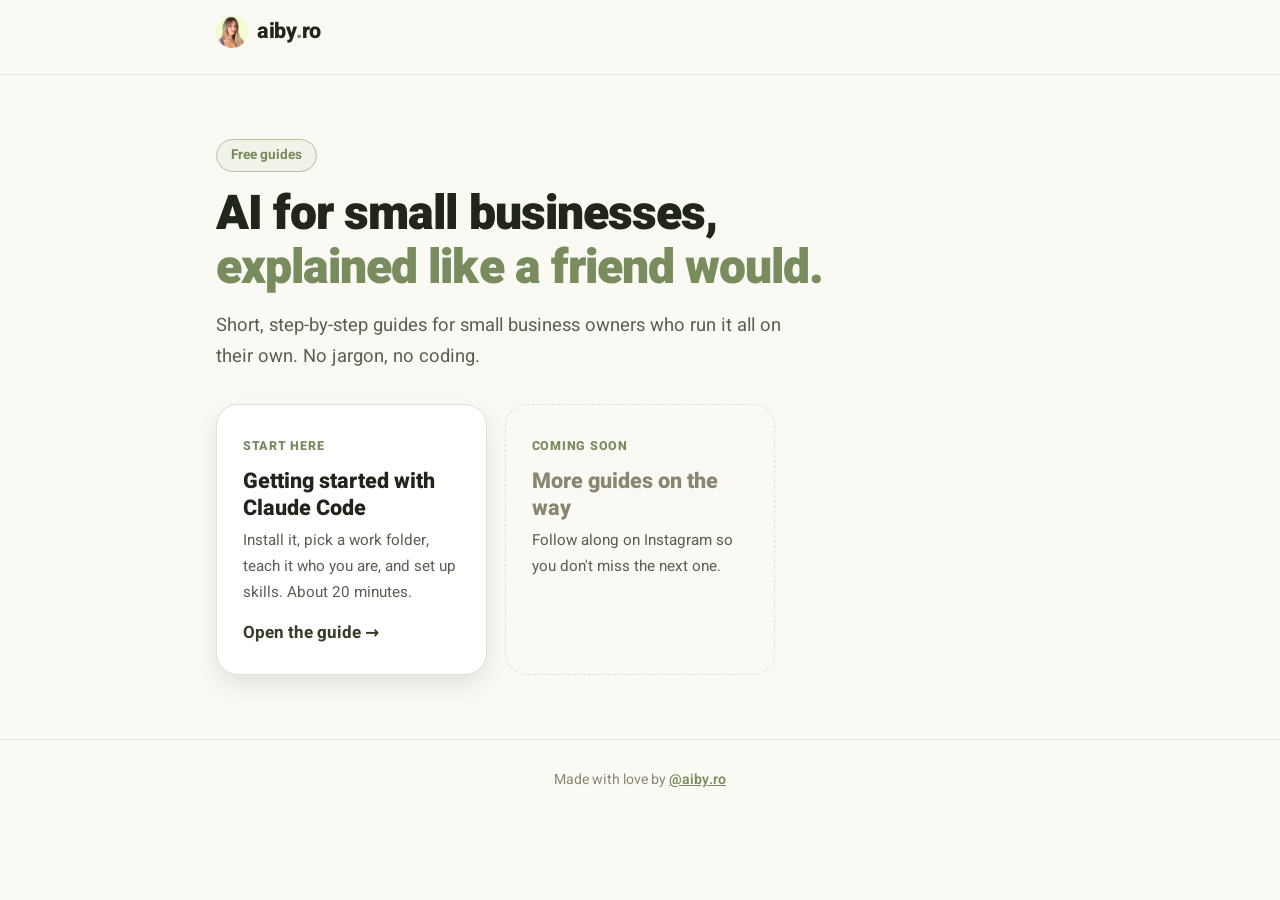
<file: index.html>
<!DOCTYPE html>
<html lang="en">
<head>
<meta charset="UTF-8">
<meta name="viewport" content="width=device-width, initial-scale=1.0">
<title>AI Guides | aiby.ro</title>
<meta name="description" content="Free, friendly AI guides for small business owners. No coding required.">
<meta property="og:title" content="AI Guides | aiby.ro">
<meta property="og:description" content="Free, friendly AI guides for small business owners.">
<meta property="og:image" content="https://rogre1.github.io/aiby.ro/claude-code-start/og.png">
<link rel="icon" href="assets/favicon.svg" type="image/svg+xml">
<link rel="preconnect" href="https://fonts.googleapis.com">
<link rel="preconnect" href="https://fonts.gstatic.com" crossorigin>
<link href="https://fonts.googleapis.com/css2?family=Heebo:wght@400;500;600;700;800;900&display=swap" rel="stylesheet">
<style>
*,*::before,*::after{margin:0;padding:0;box-sizing:border-box}
:root{--cream:#FBF9F4;--mint:#F0F3E8;--forest:#333E27;--forest-deep:#20261A;--olive:#788C5D;--olive-bright:#8BA36B;--leaf:#B7C29F;--ink:#1B1D16;--ink-2:#5B5F52;--ink-3:#8A8672;--line:#E3E0D5;--shadow-sm:0 10px 22px rgba(35,38,30,.10)}
body{font-family:'Heebo',system-ui,sans-serif;background:var(--cream);color:var(--ink);line-height:1.7;font-size:17px}
.wrap{max-width:880px;margin:0 auto;padding:0 16px}
header{border-bottom:1px solid var(--line)}
header .wrap{padding-top:16px;padding-bottom:16px}
.wordmark{display:inline-flex;align-items:center;gap:9px;text-decoration:none;color:var(--forest-deep);font-weight:800;font-size:1.35rem;letter-spacing:-.02em;line-height:1}
.wordmark .mk{width:32px;height:32px;border-radius:50%;background:var(--forest);color:var(--cream);display:grid;place-items:center;font-size:.95rem;position:relative}
.wordmark .mk::after{content:"";position:absolute;right:3px;bottom:4px;width:7px;height:7px;border-radius:50%;background:var(--olive-bright)}
.wordmark .av{width:32px;height:32px;border-radius:50%;object-fit:cover;display:block}
.wordmark .dot{color:var(--olive)}
.hero{padding:64px 0 32px}
.eyebrow{display:inline-block;background:var(--mint);color:var(--olive);border:1px solid var(--leaf);font-weight:700;font-size:.85rem;padding:4px 14px;border-radius:99px;margin-bottom:16px}
h1{font-size:clamp(2rem,5.4vw,3rem);line-height:1.12;font-weight:900;color:var(--forest-deep);letter-spacing:-.02em}
h1 em{font-style:normal;color:var(--olive)}
.lead{font-size:1.15rem;color:var(--ink-2);margin-top:14px;max-width:600px}
.grid{display:grid;grid-template-columns:repeat(auto-fill,minmax(260px,1fr));gap:18px;padding-bottom:64px}
.card{display:block;background:#fff;border:1px solid var(--line);border-radius:22px;padding:26px;text-decoration:none;color:inherit;box-shadow:var(--shadow-sm);transition:transform .15s}
.card:hover{transform:translateY(-3px)}
.card .tag{font-size:.78rem;font-weight:800;color:var(--olive);text-transform:uppercase;letter-spacing:.06em}
.card h2{font-size:1.35rem;line-height:1.25;color:var(--forest-deep);margin:8px 0 6px;font-weight:800}
.card p{color:var(--ink-2);font-size:.95rem}
.card .go{display:inline-block;margin-top:14px;font-weight:700;color:var(--forest)}
.card.soon{background:transparent;box-shadow:none;border-style:dashed;color:var(--ink-3)}
.card.soon h2{color:var(--ink-3)}
footer{border-top:1px solid var(--line);padding:28px 16px;text-align:center;color:var(--ink-3);font-size:.88rem}
footer a{color:var(--olive);font-weight:600}
</style>
</head>
<body>
<header><div class="wrap"><a class="wordmark" href="./"><img class="av" src="assets/avatar.jpg" alt="" width="32" height="32"><span>aiby<span class="dot">.</span>ro</span></a></div></header>
<main class="wrap">
  <section class="hero">
    <span class="eyebrow">Free guides</span>
    <h1>AI for small businesses,<br><em>explained like a friend would.</em></h1>
    <p class="lead">Short, step-by-step guides for small business owners who run it all on their own. No jargon, no coding.</p>
  </section>
  <div class="grid">
    <a class="card" href="claude-code-start/">
      <span class="tag">Start here</span>
      <h2>Getting started with Claude Code</h2>
      <p>Install it, pick a work folder, teach it who you are, and set up skills. About 20 minutes.</p>
      <span class="go">Open the guide →</span>
    </a>
    <div class="card soon">
      <span class="tag">Coming soon</span>
      <h2>More guides on the way</h2>
      <p>Follow along on Instagram so you don't miss the next one.</p>
    </div>
  </div>
</main>
<footer>Made with love by <a href="https://www.instagram.com/aiby.ro/" target="_blank" rel="noopener">@aiby.ro</a></footer>
</body>
</html>
</file>
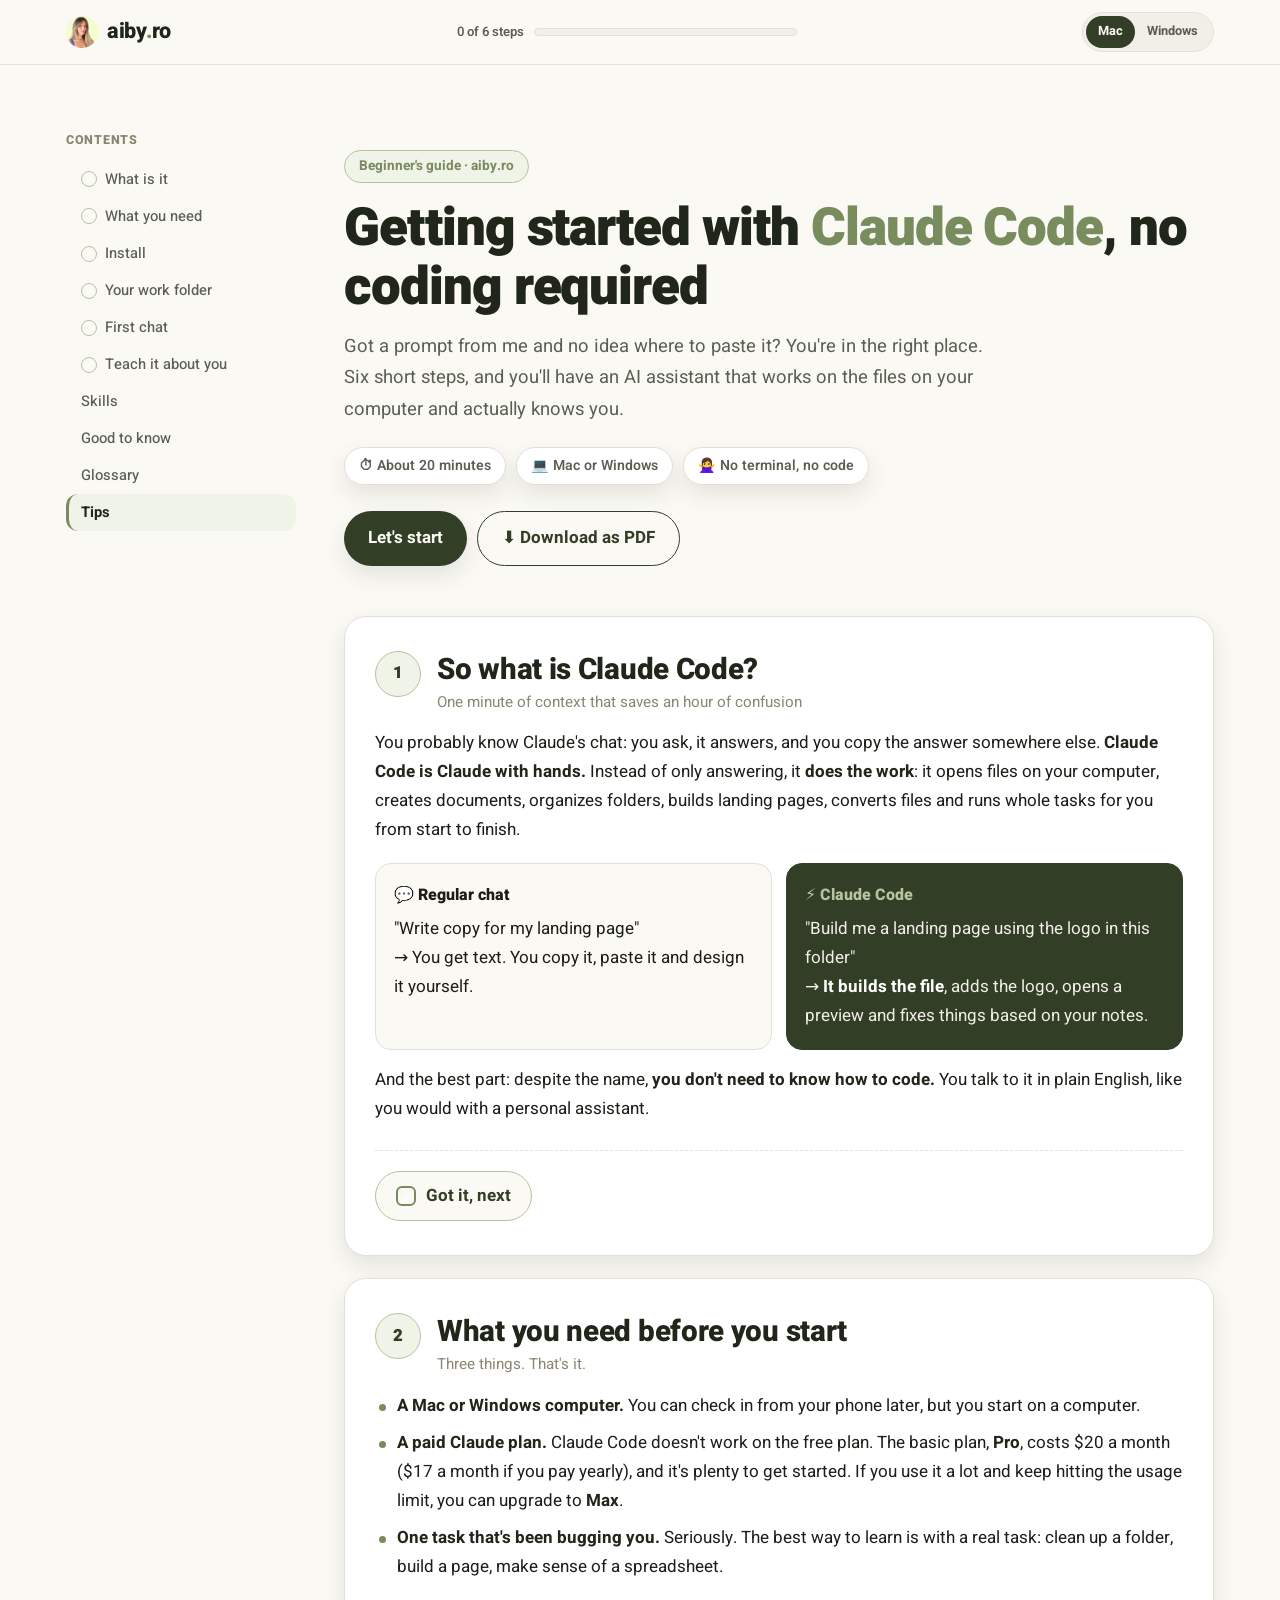
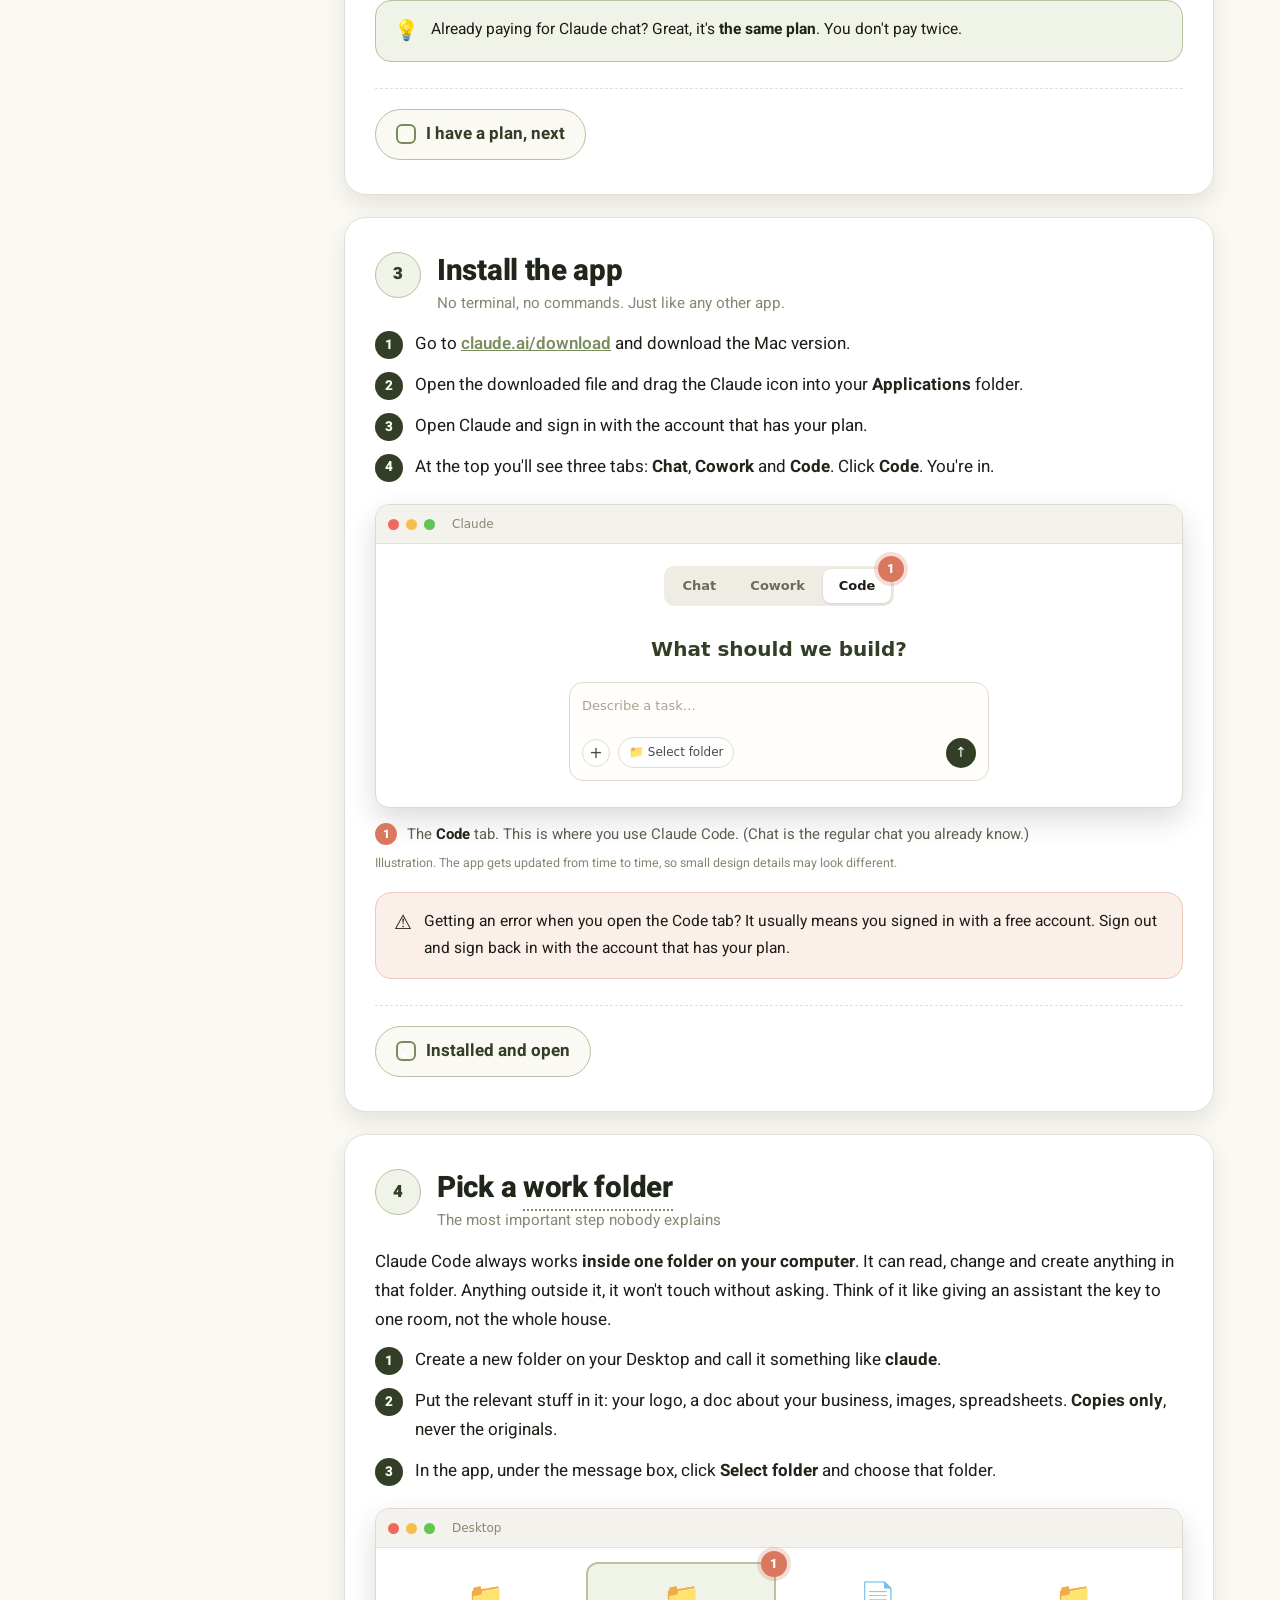
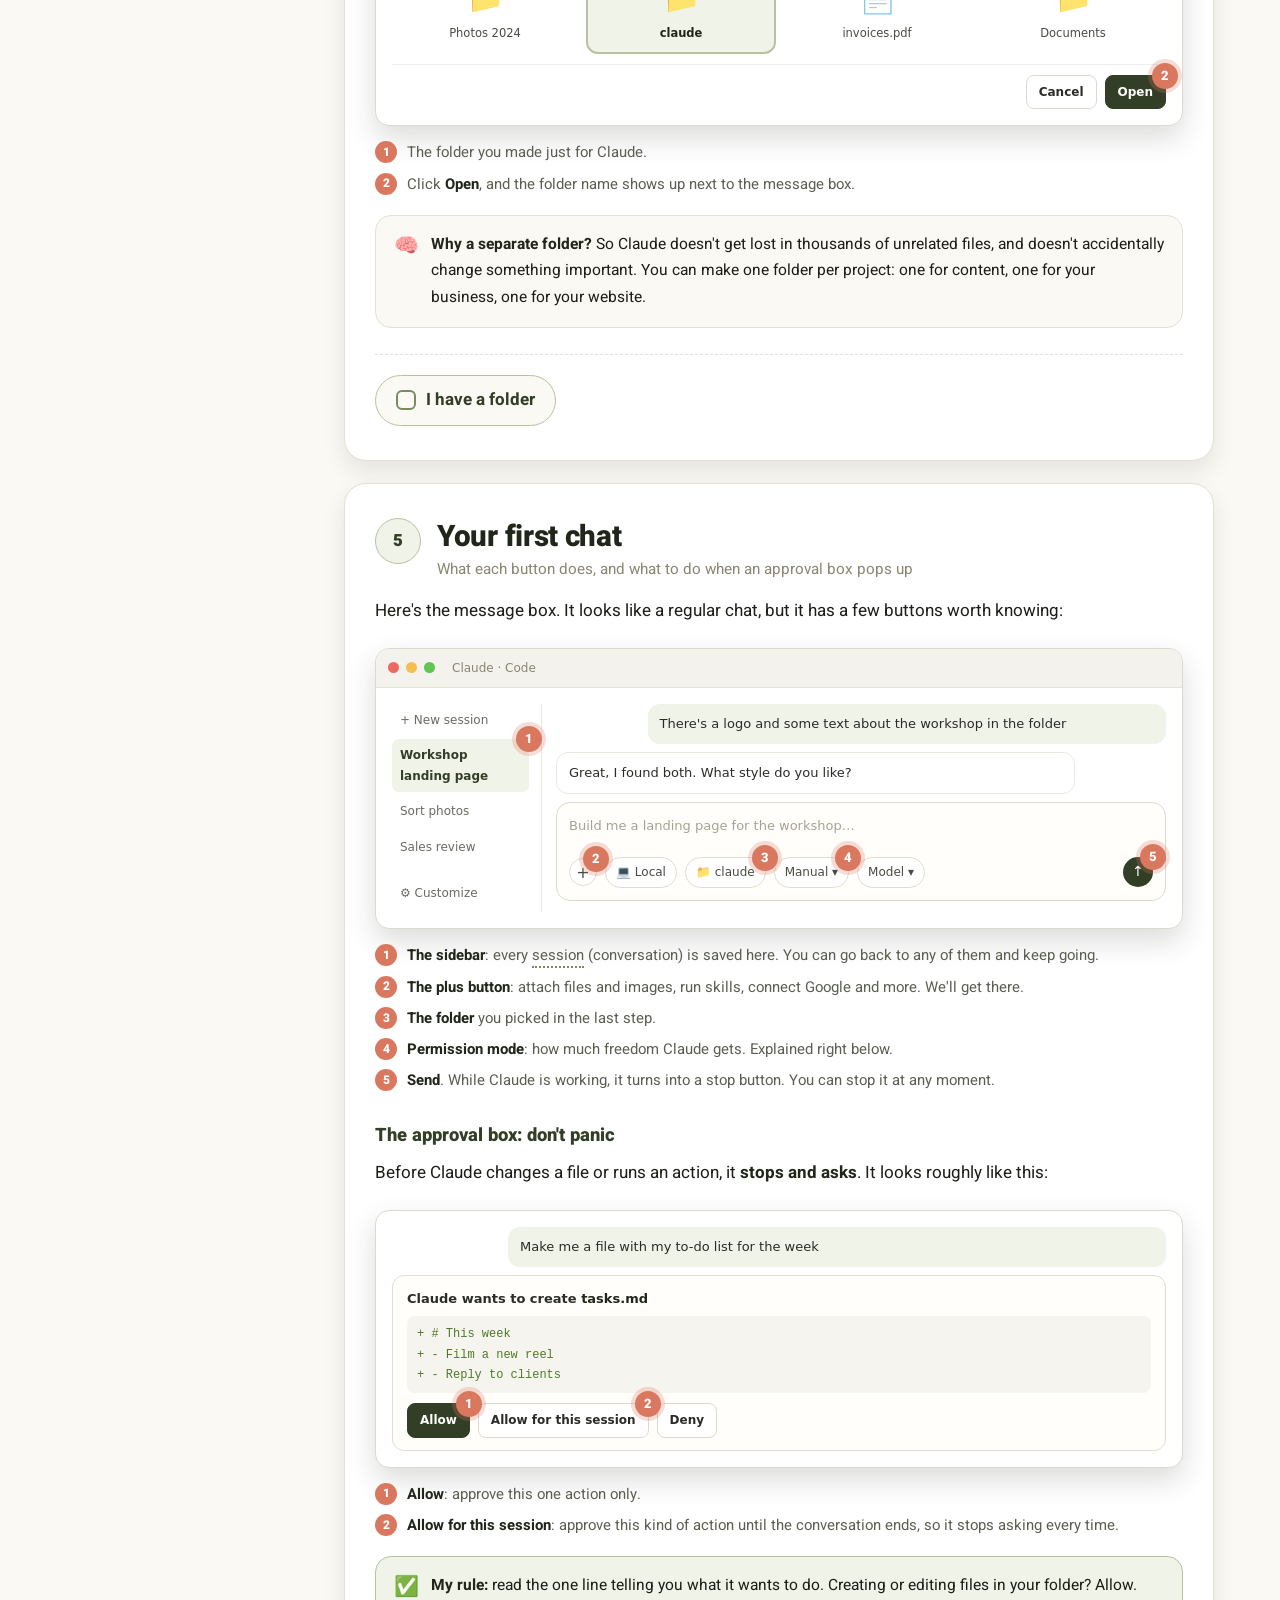
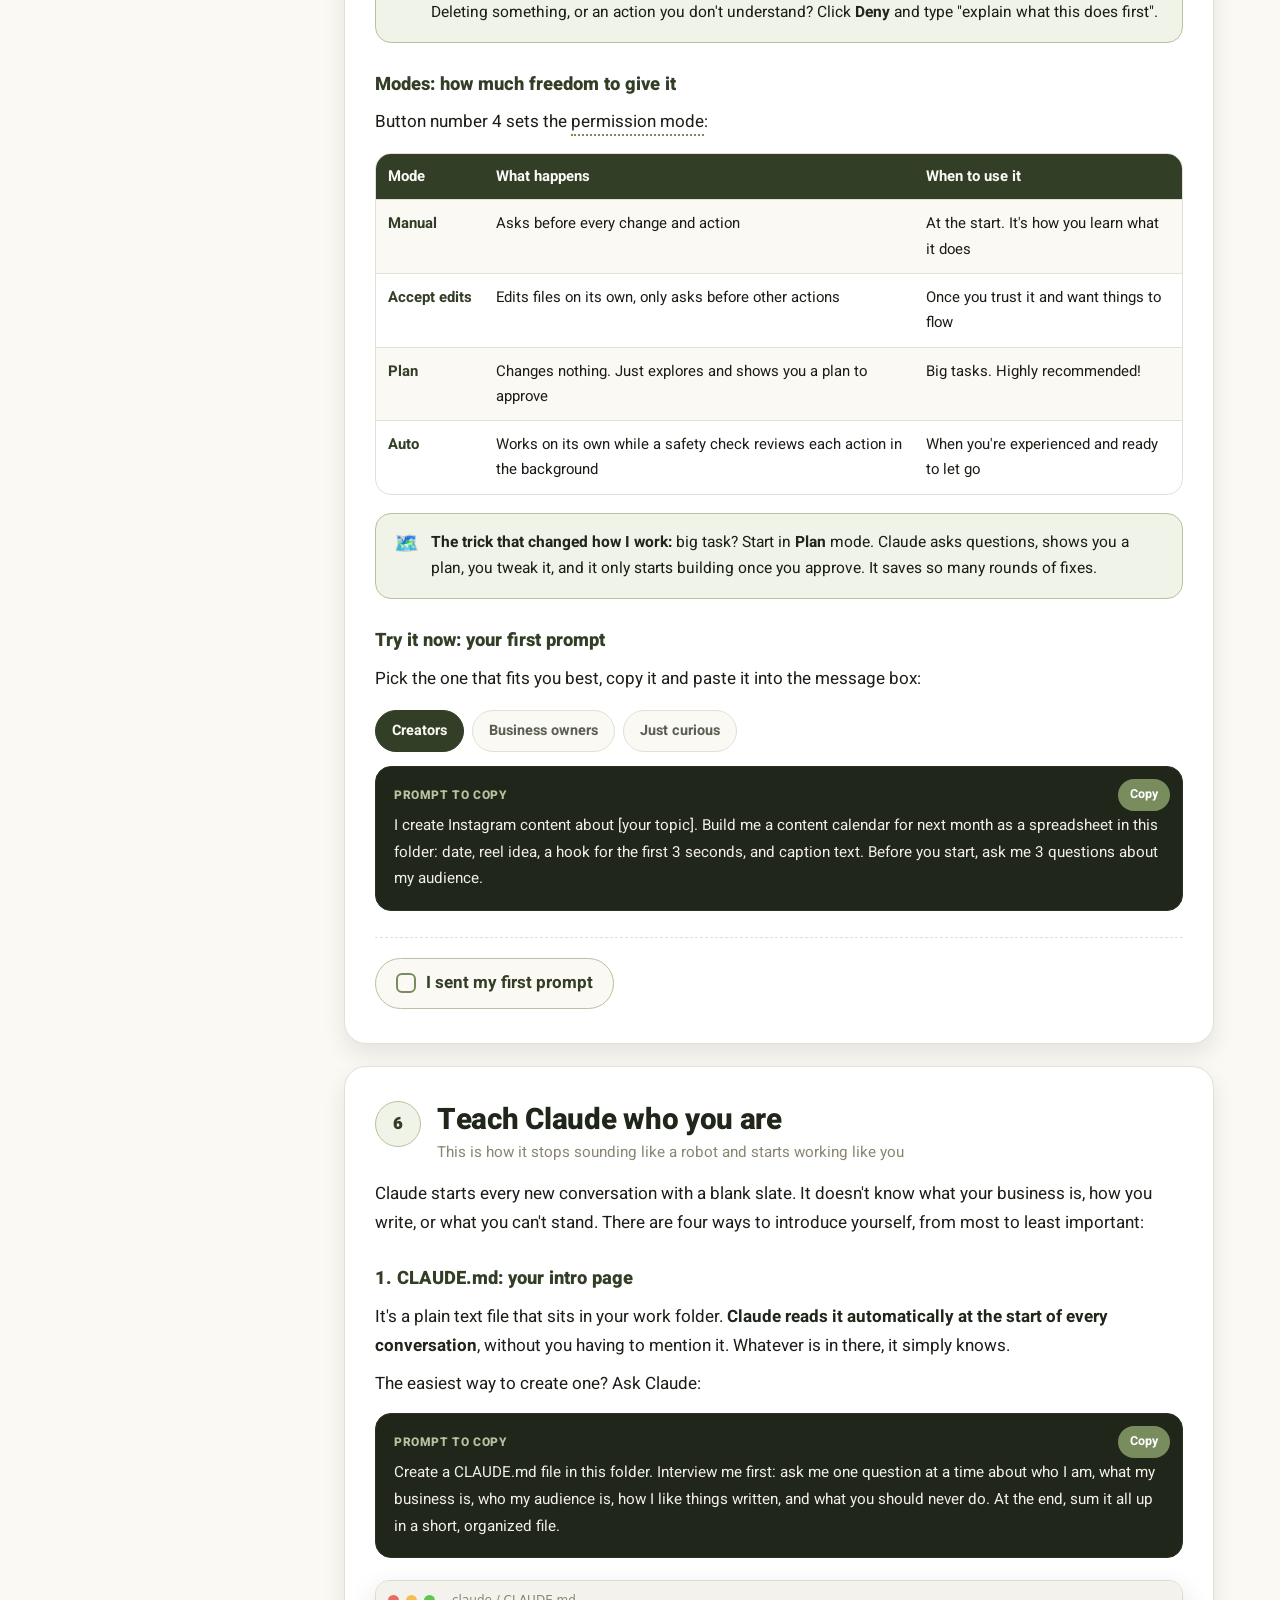
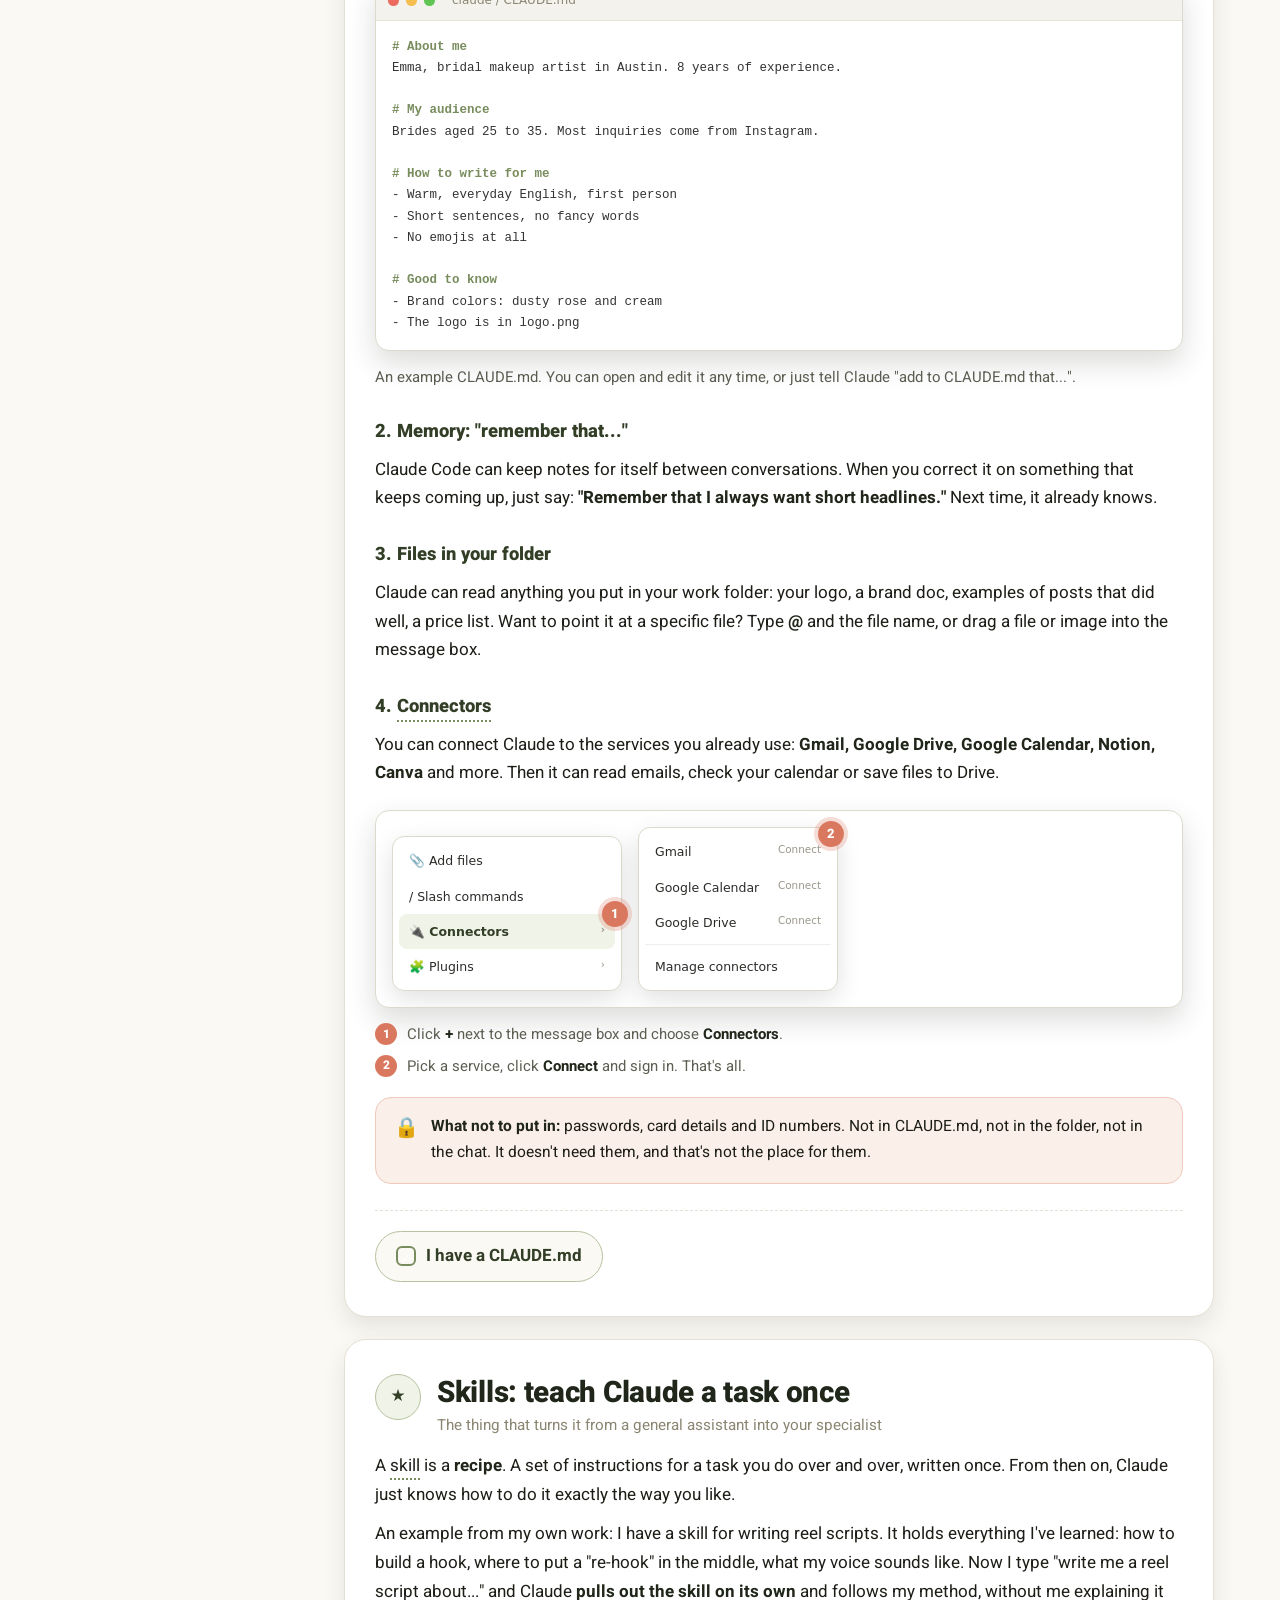
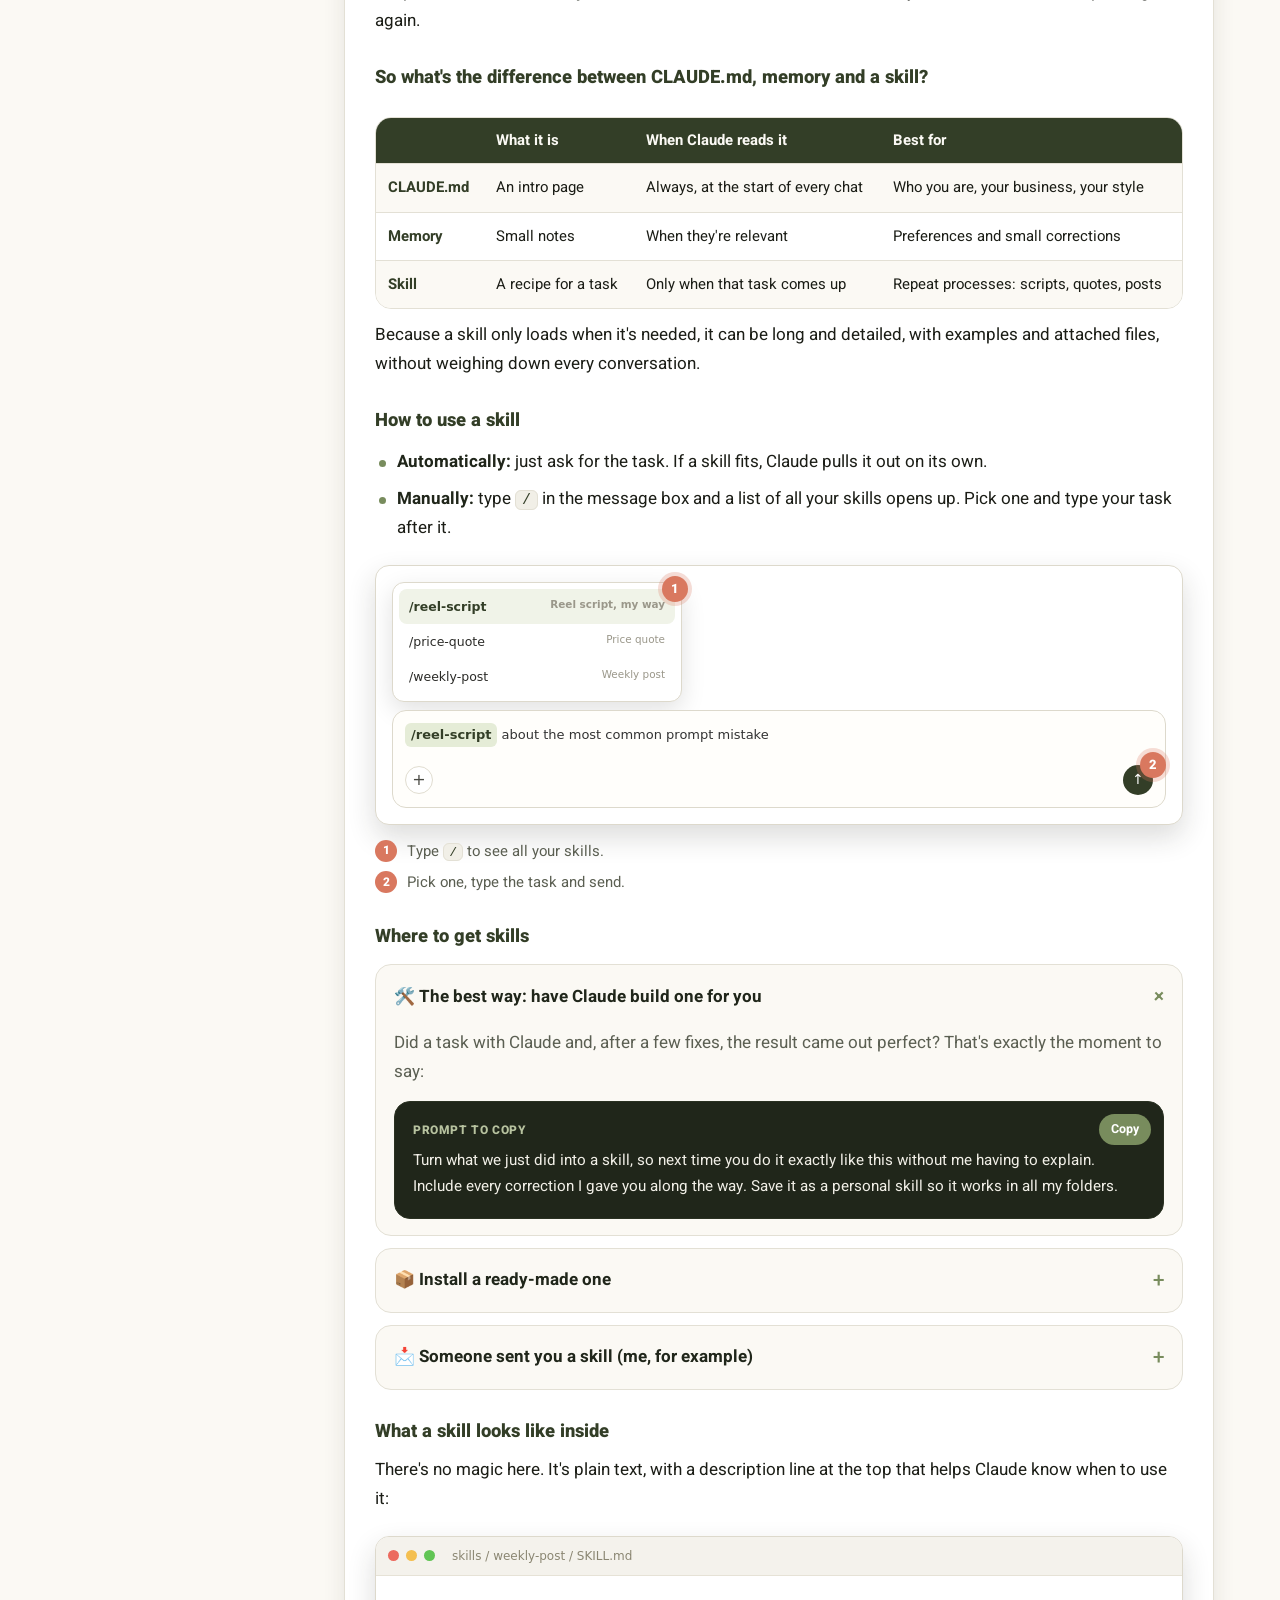
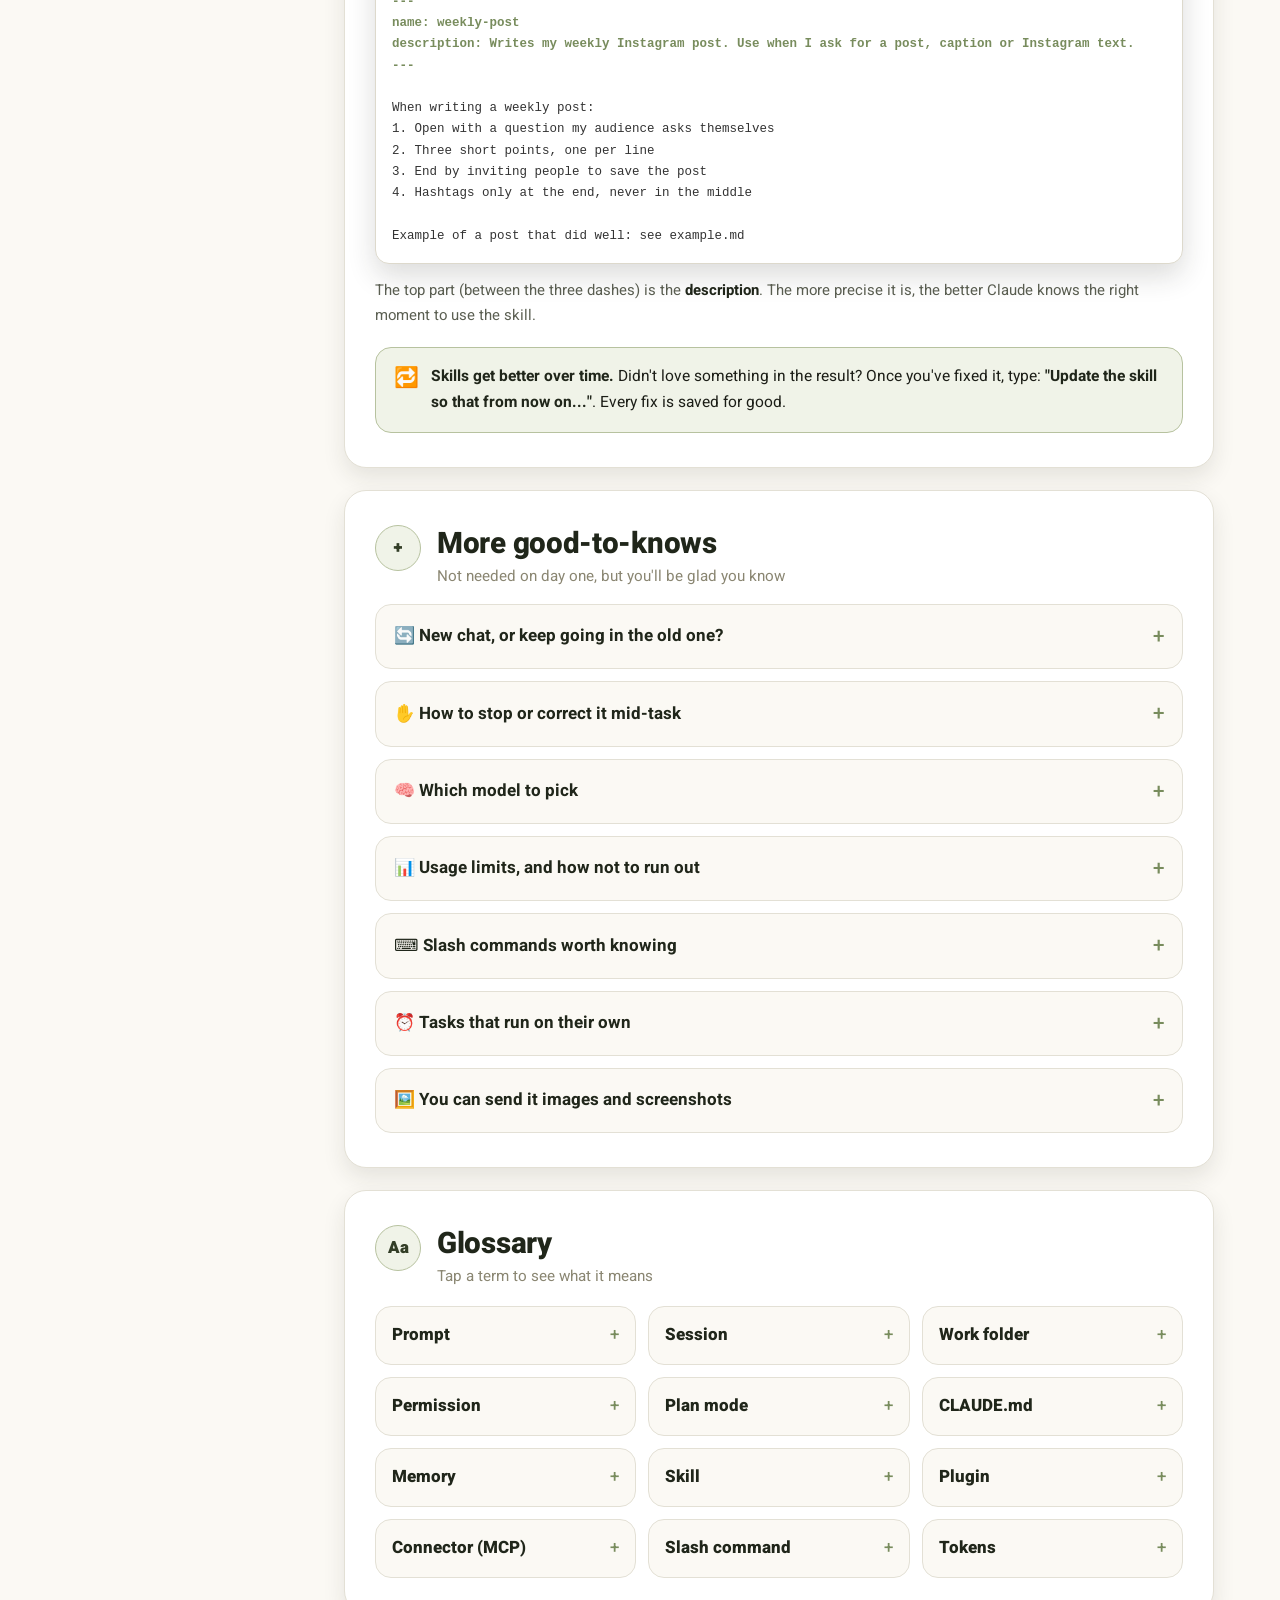
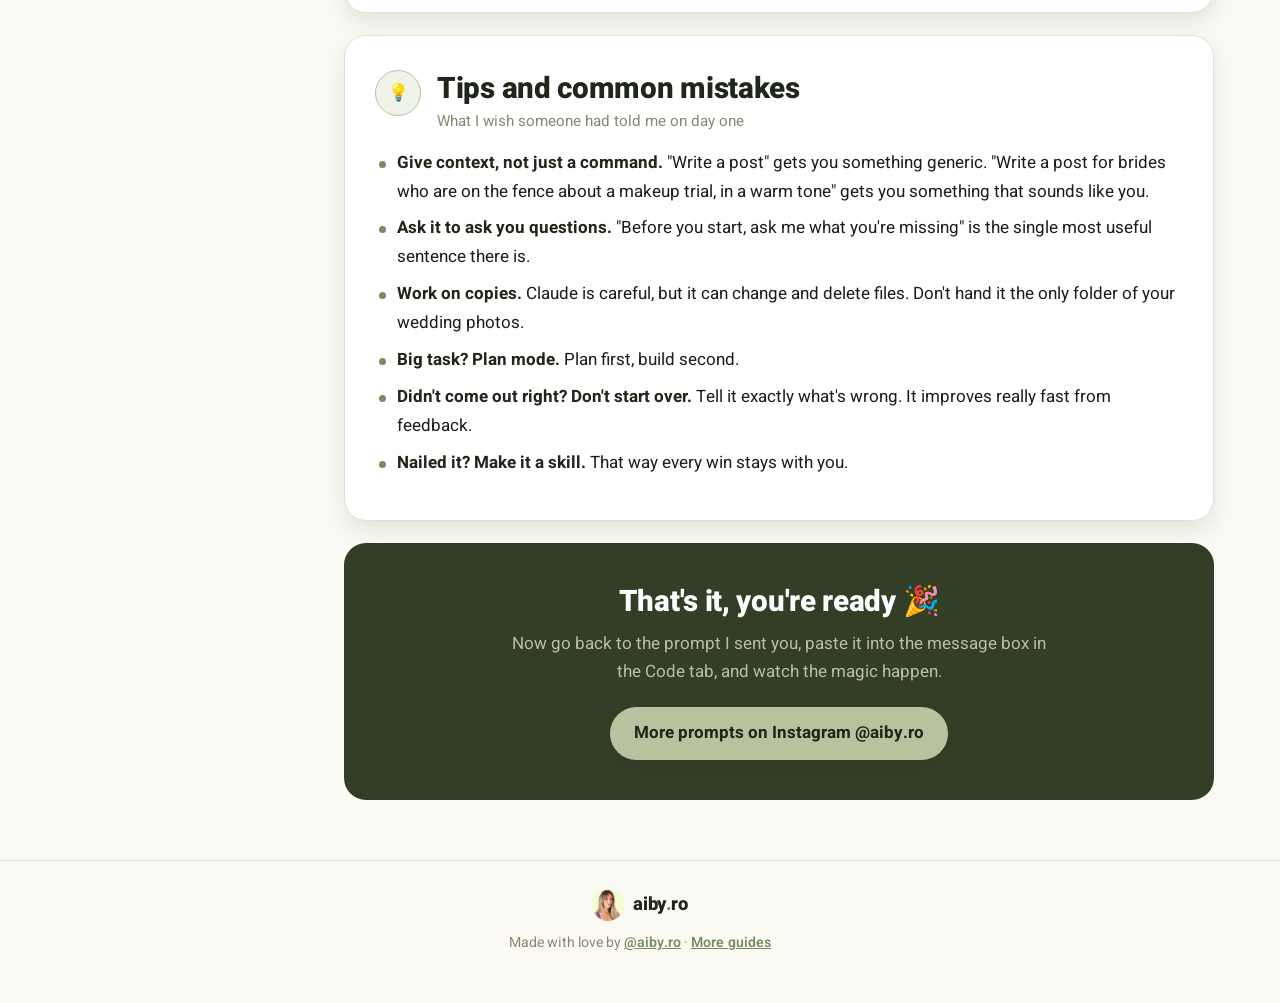
<file: claude-code-start/index.html>
<!DOCTYPE html>
<html lang="en" dir="ltr">
<head>
<meta charset="UTF-8">
<meta name="viewport" content="width=device-width, initial-scale=1.0">
<title>Getting Started with Claude Code | aiby.ro</title>
<meta name="description" content="A short, friendly guide for people who have never used Claude Code: setup, key terms, teaching Claude who you are, skills and more. Step by step, no coding.">
<meta property="og:type" content="article">
<meta property="og:locale" content="en_US">
<meta property="og:title" content="Getting Started with Claude Code | aiby.ro">
<meta property="og:description" content="Step by step, no coding needed: from install to Claude actually doing the work for you.">
<meta property="og:url" content="https://rogre1.github.io/aiby.ro/claude-code-start/">
<meta property="og:image" content="https://rogre1.github.io/aiby.ro/claude-code-start/og.png">
<meta name="twitter:card" content="summary_large_image">
<link rel="icon" href="../assets/favicon.svg" type="image/svg+xml">
<link rel="preconnect" href="https://fonts.googleapis.com">
<link rel="preconnect" href="https://fonts.gstatic.com" crossorigin>
<link href="https://fonts.googleapis.com/css2?family=Heebo:wght@400;500;600;700;800;900&display=swap" rel="stylesheet">
<style>
*,*::before,*::after{margin:0;padding:0;box-sizing:border-box}
:root{
  --cream:#FBF9F4;--cream-deep:#F1EFE7;--mint:#F0F3E8;
  --forest:#333E27;--forest-deep:#20261A;--forest-tile:#2A3122;
  --olive:#788C5D;--olive-bright:#8BA36B;--leaf:#B7C29F;
  --ink:#1B1D16;--ink-2:#5B5F52;--ink-3:#8A8672;
  --ink-dark-1:#F1EFE7;--ink-dark-2:#B9BDA9;
  --line:#E3E0D5;--coral:#D9785F;
  --shadow-sm:0 10px 22px rgba(35,38,30,.10);
  --shadow-md:0 12px 28px rgba(35,38,30,.16);
  --r:22px;
}
html{scroll-behavior:smooth;scroll-padding-top:90px}
body{font-family:'Heebo',system-ui,sans-serif;background:var(--cream);color:var(--ink);line-height:1.7;font-size:17px;overflow-x:hidden}
a{color:var(--olive);font-weight:600}
code{font-family:ui-monospace,Menlo,Consolas,monospace;font-size:.88em;background:var(--cream-deep);border:1px solid var(--line);padding:.05em .4em;border-radius:6px;color:var(--forest)}
b,strong{font-weight:700;color:var(--forest-deep)}

/* wordmark */
.wordmark{display:inline-flex;align-items:center;gap:9px;text-decoration:none;color:var(--forest-deep);font-weight:800;font-size:1.35rem;letter-spacing:-.02em;line-height:1}
.wordmark .mk{width:32px;height:32px;border-radius:50%;background:var(--forest);color:var(--cream);display:grid;place-items:center;font-size:.95rem;font-weight:800;position:relative}
.wordmark .mk::after{content:"";position:absolute;right:3px;bottom:4px;width:7px;height:7px;border-radius:50%;background:var(--olive-bright)}
.wordmark .av{width:32px;height:32px;border-radius:50%;object-fit:cover;display:block}
.wordmark .dot{color:var(--olive)}

/* header */
header{position:sticky;top:0;z-index:50;background:rgba(251,249,244,.94);backdrop-filter:blur(12px);border-bottom:1px solid var(--line)}
.hwrap{max-width:1180px;margin:0 auto;display:flex;align-items:center;justify-content:space-between;gap:12px;padding:12px 16px}
.progress{flex:1;max-width:340px;display:flex;align-items:center;gap:10px;font-size:.82rem;color:var(--ink-2);font-weight:600;white-space:nowrap}
.bar{flex:1;height:8px;background:var(--cream-deep);border-radius:99px;overflow:hidden;border:1px solid var(--line)}
.bar i{display:block;height:100%;width:0;background:linear-gradient(90deg,var(--olive),var(--olive-bright));border-radius:99px;transition:width .4s}
.os-switch{display:flex;background:var(--cream-deep);border:1px solid var(--line);border-radius:99px;padding:3px}
.os-switch button{border:0;background:none;font:inherit;font-size:.8rem;font-weight:700;color:var(--ink-2);padding:5px 12px;border-radius:99px;cursor:pointer}
.os-switch button[aria-pressed=true]{background:var(--forest);color:var(--cream)}

.from-banner{display:none;background:var(--forest);color:var(--cream);text-align:center;padding:10px 16px;font-size:.95rem}
.from-banner a{color:var(--leaf)}
.from-banner.show{display:block}

/* layout */
.layout{max-width:1180px;margin:0 auto;display:grid;grid-template-columns:230px 1fr;gap:48px;padding:0 16px}
nav.toc{position:sticky;top:90px;align-self:start;padding-top:40px}
nav.toc p{font-size:.78rem;font-weight:800;color:var(--ink-3);letter-spacing:.06em;margin-bottom:10px;text-transform:uppercase}
nav.toc a{display:flex;align-items:center;gap:8px;text-decoration:none;color:var(--ink-2);font-weight:500;font-size:.92rem;padding:6px 12px;border-radius:12px;border-left:3px solid transparent}
nav.toc a:hover{background:var(--mint)}
nav.toc a.active{background:var(--mint);color:var(--forest-deep);font-weight:700;border-left-color:var(--olive)}
nav.toc a .tick{width:16px;height:16px;border-radius:50%;border:1.5px solid var(--leaf);flex:none;display:grid;place-items:center;font-size:10px;color:#fff}
nav.toc a.done .tick{background:var(--olive);border-color:var(--olive)}
main{min-width:0;padding-bottom:60px}

/* hero */
.hero{padding:56px 0 28px}
.eyebrow{display:inline-block;background:var(--mint);color:var(--olive);border:1px solid var(--leaf);font-weight:700;font-size:.85rem;padding:4px 14px;border-radius:99px;margin-bottom:16px}
h1{font-size:clamp(2rem,5.4vw,3.3rem);line-height:1.12;font-weight:900;color:var(--forest-deep);letter-spacing:-.02em}
h1 em{font-style:normal;color:var(--olive)}
.lead{font-size:1.15rem;color:var(--ink-2);margin-top:14px;max-width:640px}
.hero-meta{display:flex;flex-wrap:wrap;gap:10px;margin-top:22px}
.chip{background:#fff;border:1px solid var(--line);border-radius:99px;padding:6px 14px;font-size:.88rem;font-weight:600;color:var(--ink-2);box-shadow:var(--shadow-sm)}
.btn{display:inline-flex;align-items:center;gap:8px;background:var(--forest);color:var(--cream);border:0;font:inherit;font-weight:700;padding:12px 24px;border-radius:99px;text-decoration:none;cursor:pointer;box-shadow:var(--shadow-sm);transition:transform .15s,background .2s}
.btn:hover{transform:translateY(-2px);background:var(--forest-deep)}
.btn.ghost{background:transparent;color:var(--forest);border:1.5px solid var(--forest);box-shadow:none}
.hero-cta{display:flex;flex-wrap:wrap;gap:10px;margin-top:26px}

/* sections */
section.step{background:#fff;border:1px solid var(--line);border-radius:var(--r);padding:34px 30px;margin-top:22px;box-shadow:var(--shadow-sm)}
.step-head{display:flex;align-items:flex-start;gap:16px;margin-bottom:14px}
.num{flex:none;width:46px;height:46px;border-radius:50%;background:var(--mint);border:1.5px solid var(--leaf);color:var(--forest);display:grid;place-items:center;font-weight:900;font-size:1.05rem}
h2{font-size:clamp(1.4rem,3.4vw,1.85rem);line-height:1.25;font-weight:800;color:var(--forest-deep);letter-spacing:-.01em}
.step-head p{color:var(--ink-3);font-size:.95rem;margin-top:2px}
h3{font-size:1.15rem;font-weight:800;color:var(--forest);margin:26px 0 8px}
section p+p{margin-top:10px}
ol.steps,ul.dots{margin:12px 0 0;list-style:none;counter-reset:s}
ol.steps li{counter-increment:s;position:relative;padding-left:40px;margin-bottom:12px}
ol.steps li::before{content:counter(s);position:absolute;left:0;top:1px;width:28px;height:28px;border-radius:50%;background:var(--forest);color:var(--cream);font-weight:800;font-size:.85rem;display:grid;place-items:center}
ul.dots li{position:relative;padding-left:22px;margin-bottom:8px}
ul.dots li::before{content:"";position:absolute;left:4px;top:.7em;width:7px;height:7px;border-radius:50%;background:var(--olive)}
.done-row{margin-top:26px;padding-top:20px;border-top:1px dashed var(--line);display:flex}
.done-btn{display:inline-flex;align-items:center;gap:10px;background:var(--cream);border:1.5px solid var(--leaf);color:var(--forest);font:inherit;font-weight:700;padding:10px 20px;border-radius:99px;cursor:pointer;transition:all .2s}
.done-btn .box{width:20px;height:20px;border-radius:6px;border:2px solid var(--olive);display:grid;place-items:center;font-size:13px;color:#fff}
.done-btn[aria-pressed=true]{background:var(--olive);border-color:var(--olive);color:#fff}
.done-btn[aria-pressed=true] .box{background:#fff;color:var(--olive);border-color:#fff}

.note{border-radius:16px;padding:16px 18px;margin-top:18px;display:flex;gap:12px;font-size:.97rem}
.note .ic{flex:none;font-size:1.25rem;line-height:1.4}
.note.tip{background:var(--mint);border:1px solid var(--leaf)}
.note.warn{background:#FBEFE9;border:1px solid #EFC9BB}
.note.why{background:var(--cream);border:1px solid var(--line)}

.compare{display:grid;grid-template-columns:1fr 1fr;gap:14px;margin-top:18px}
.compare div{border-radius:16px;padding:18px;border:1px solid var(--line)}
.compare .a{background:var(--cream)}
.compare .b{background:var(--forest);color:var(--ink-dark-1);border-color:var(--forest)}
.compare .b b{color:#fff}
.compare h4{font-size:1rem;font-weight:800;margin-bottom:6px}
.compare .b h4{color:var(--leaf)}

.prompt{position:relative;background:var(--forest-deep);color:var(--ink-dark-1);border-radius:16px;padding:18px;margin-top:14px;white-space:pre-wrap;font-size:.95rem;line-height:1.75;border:1px solid var(--forest-tile)}
.prompt .lbl{display:block;font-size:.75rem;font-weight:800;color:var(--leaf);letter-spacing:.05em;margin-bottom:6px;padding-right:80px;text-transform:uppercase}
.copy{position:absolute;top:12px;right:12px;background:var(--olive);color:#fff;border:0;font:inherit;font-size:.78rem;font-weight:700;padding:5px 12px;border-radius:99px;cursor:pointer}
.copy.ok{background:var(--leaf);color:var(--forest-deep)}

.tabs{display:flex;flex-wrap:wrap;gap:8px;margin-top:16px}
.tabs button{font:inherit;font-weight:700;font-size:.9rem;padding:8px 16px;border-radius:99px;border:1.5px solid var(--line);background:var(--cream);color:var(--ink-2);cursor:pointer}
.tabs button[aria-selected=true]{background:var(--forest);border-color:var(--forest);color:var(--cream)}
.tabpanel[hidden]{display:none}

.tbl{width:100%;border-collapse:separate;border-spacing:0;margin-top:16px;font-size:.93rem;border:1px solid var(--line);border-radius:16px;overflow:hidden}
.tbl th{background:var(--forest);color:var(--cream);font-weight:700;padding:10px 12px;text-align:left}
.tbl td{padding:11px 12px;border-top:1px solid var(--line);vertical-align:top}
.tbl tr:nth-child(even) td{background:var(--cream)}
.tbl td:first-child{font-weight:700;color:var(--forest);white-space:nowrap}
.tbl-wrap{overflow-x:auto}

details.acc{border:1px solid var(--line);border-radius:16px;margin-top:12px;background:var(--cream);overflow:hidden}
details.acc summary{list-style:none;cursor:pointer;padding:14px 18px;font-weight:700;color:var(--forest-deep);display:flex;justify-content:space-between;align-items:center;gap:10px}
details.acc summary::-webkit-details-marker{display:none}
details.acc summary::after{content:"+";font-size:1.3rem;color:var(--olive);font-weight:500;transition:transform .2s}
details.acc[open] summary::after{transform:rotate(45deg)}
details.acc .in{padding:0 18px 16px;color:var(--ink-2)}
details.acc .in b{color:var(--forest)}

.gloss{display:grid;grid-template-columns:repeat(auto-fill,minmax(250px,1fr));gap:12px;margin-top:16px}
.gloss details{background:var(--cream);border:1px solid var(--line);border-radius:16px;padding:14px 16px}
.gloss summary{cursor:pointer;list-style:none;font-weight:800;color:var(--forest-deep);display:flex;justify-content:space-between;align-items:center;gap:8px}
.gloss summary::-webkit-details-marker{display:none}
.gloss summary::after{content:"+";color:var(--olive);font-weight:500}
.gloss details[open] summary::after{content:"−"}
.gloss p{margin-top:8px;font-size:.93rem;color:var(--ink-2)}
dfn{font-style:normal;border-bottom:2px dotted var(--olive);cursor:help}
.tip-pop{position:absolute;z-index:80;max-width:280px;background:var(--forest-deep);color:var(--ink-dark-1);font-size:.85rem;line-height:1.55;padding:10px 14px;border-radius:12px;box-shadow:var(--shadow-md);pointer-events:none;opacity:0;transition:opacity .15s}
.tip-pop.show{opacity:1}

/* UI mockups */
figure.mock{margin:22px 0 4px}
.win{background:#fff;border:1px solid #DDD9CC;border-radius:14px;box-shadow:var(--shadow-md);overflow:hidden;font-family:system-ui,-apple-system,'Segoe UI',sans-serif;font-size:13px;color:#2b2b28;position:relative}
.win-bar{display:flex;align-items:center;gap:7px;padding:9px 12px;background:#F4F2EC;border-bottom:1px solid #E6E2D6}
.win-bar i{width:11px;height:11px;border-radius:50%}
.win-bar i:nth-child(1){background:#EC6A5E}.win-bar i:nth-child(2){background:#F4BF4F}.win-bar i:nth-child(3){background:#61C554}
.win-bar span{margin-left:10px;color:#8a8672;font-size:12px}
.win-body{padding:16px;position:relative}
.ui-tabs{display:inline-flex;background:#EFECE3;border-radius:10px;padding:3px;gap:2px}
.ui-tabs span{padding:6px 16px;border-radius:8px;color:#6b6a62;font-weight:600}
.ui-tabs span.on{background:#fff;color:#1b1d16;box-shadow:0 1px 3px rgba(0,0,0,.12)}
.ui-row{display:flex;gap:14px}
.ui-side{width:150px;flex:none;border-right:1px solid #ECE8DD;padding-right:12px;color:#6b6a62;font-size:12px}
.ui-side div{padding:6px 8px;border-radius:7px;margin-bottom:3px}
.ui-side .cur{background:#F0F3E8;color:#333E27;font-weight:600}
.ui-main{flex:1;min-width:0}
.ui-input{border:1px solid #DDD9CC;border-radius:14px;padding:12px;background:#FFFEFB}
.ui-input .ph{color:#a6a394;min-height:34px}
.ui-tools{display:flex;align-items:center;gap:8px;flex-wrap:wrap;margin-top:8px}
.pill{display:inline-flex;align-items:center;gap:5px;border:1px solid #E1DDD0;border-radius:99px;padding:4px 10px;font-size:12px;color:#4a4a44;background:#fff;white-space:nowrap}
.pill.plus{width:28px;height:28px;padding:0;justify-content:center;font-size:16px}
.send{margin-left:auto;width:30px;height:30px;border-radius:50%;background:#333E27;color:#fff;display:grid;place-items:center;font-size:14px}
.menu{background:#fff;border:1px solid #DDD9CC;border-radius:12px;box-shadow:0 8px 24px rgba(0,0,0,.12);padding:6px;width:230px;font-size:12.5px}
.menu div{padding:7px 10px;border-radius:8px;display:flex;justify-content:space-between;gap:8px}
.menu div small{color:#9a978a}
.menu .hl{background:#F0F3E8;color:#333E27;font-weight:600}
.menu .sep{height:1px;background:#EEE;padding:0;margin:4px 0}
.card-perm{border:1px solid #E1DDD0;border-radius:12px;padding:12px 14px;background:#FFFEFB}
.card-perm .t{font-weight:600;margin-bottom:6px}
.card-perm pre{background:#F6F4EE;border-radius:8px;padding:8px 10px;font-size:12px;margin:6px 0 10px;white-space:pre-wrap;color:#4f7a2b;font-family:ui-monospace,Menlo,monospace}
.btnrow{display:flex;gap:8px;flex-wrap:wrap}
.ub{border-radius:8px;padding:6px 12px;font-size:12px;font-weight:600;border:1px solid #DDD9CC;background:#fff}
.ub.pri{background:#333E27;color:#fff;border-color:#333E27}
.msg{border-radius:12px;padding:9px 12px;margin-bottom:8px;max-width:85%}
.msg.me{background:#F0F3E8;margin-left:auto}
.msg.cl{background:#fff;border:1px solid #ECE8DD}
.slash-chip{display:inline-block;background:#E5ECD7;color:#333E27;border-radius:6px;padding:1px 6px;font-weight:600}
.file{font-family:ui-monospace,Menlo,monospace;font-size:12.5px;line-height:1.7;white-space:pre-wrap;color:#333}
.file .h{color:#788C5D;font-weight:700}
.finder{display:grid;grid-template-columns:repeat(4,1fr);gap:10px;text-align:center;font-size:11.5px;color:#4a4a44}
.finder div{padding:8px 4px;border-radius:10px}
.finder .ico{font-size:30px;line-height:1.2}
.finder .sel{background:#F0F3E8;outline:2px solid #B7C29F}
.pt{position:relative}
.pin{position:absolute;top:-13px;right:-13px;width:26px;height:26px;border-radius:50%;background:var(--coral);color:#fff;font-weight:800;font-size:13px;display:grid;place-items:center;box-shadow:0 0 0 4px rgba(217,120,95,.25);font-family:'Heebo',sans-serif;z-index:3}
figcaption{margin-top:14px;font-size:.93rem;color:var(--ink-2)}
figcaption ol{list-style:none;counter-reset:c;display:grid;gap:6px}
figcaption li{counter-increment:c;position:relative;padding-left:32px}
figcaption li::before{content:counter(c);position:absolute;left:0;top:1px;width:22px;height:22px;border-radius:50%;background:var(--coral);color:#fff;font-weight:800;font-size:.75rem;display:grid;place-items:center}
.mock-note{font-size:.78rem;color:var(--ink-3);margin-top:6px}

body.os-win .mac-only{display:none!important}
body:not(.os-win) .win-only{display:none!important}
.os-tag{display:none}

.final{background:var(--forest);color:var(--ink-dark-1);border-radius:var(--r);padding:40px 30px;margin-top:22px;text-align:center}
.final h2{color:#fff}
.final p{color:var(--ink-dark-2);max-width:560px;margin:10px auto 0}
.final .btn{background:var(--leaf);color:var(--forest-deep);margin-top:20px}
footer{border-top:1px solid var(--line);padding:28px 16px;text-align:center;color:var(--ink-3);font-size:.88rem}
footer .wordmark{margin-bottom:10px;font-size:1.15rem}

@media (max-width:900px){
  .layout{grid-template-columns:1fr;gap:0}
  nav.toc{position:static;padding-top:18px;display:flex;gap:6px;overflow-x:auto;scrollbar-width:none}
  nav.toc::-webkit-scrollbar{display:none}
  nav.toc p{display:none}
  nav.toc a{flex:none;border:1px solid var(--line);border-radius:99px;background:#fff;padding:5px 12px;font-size:.84rem}
  nav.toc a.active{border-left-color:var(--line)}
  .progress span{display:none}
}
@media (max-width:640px){
  body{font-size:16px}
  .wordmark{font-size:1.15rem}.wordmark .mk,.wordmark .av{width:28px;height:28px}
  section.step{padding:26px 18px}
  .compare{grid-template-columns:1fr}
  .hero{padding-top:34px}
  .ui-side{display:none}
  .win{font-size:12px}
  .final{padding:32px 18px}
}

@media print{
  @page{size:A4;margin:14mm 12mm}
  body{background:#fff;font-size:12.5pt}
  header,.from-banner,nav.toc,.done-row,.copy,.tabs,.hero-cta,.os-switch,.tip-pop{display:none!important}
  .layout{display:block;padding:0}
  section.step{box-shadow:none;padding:22px 20px;margin-top:14px}
  .step-head,figure.mock,.prompt,.note,.tbl,.compare{break-inside:avoid}
  h2,h3{break-after:avoid}
  .tabpanel[hidden]{display:block!important}
  .tabpanel::before{content:attr(data-title);display:block;font-weight:800;color:var(--olive);margin-top:10px}
  .win,.chip{box-shadow:none}
  body .mac-only,body .win-only{display:inline!important}
  div.mac-only,div.win-only,p.mac-only,p.win-only,li.mac-only,li.win-only{display:block!important}
  .os-tag{display:inline;font-weight:800;color:var(--olive)}
  .print-only{display:block!important}
  .print-logo{display:inline-flex!important;margin-bottom:18px}
  .hero{padding-top:6px}
  details.acc summary::after,.gloss summary::after{display:none}
  a{text-decoration:none}
}
.print-only,.print-logo{display:none}
</style>
</head>
<body>

<header>
  <div class="hwrap">
    <a class="wordmark" href="../" aria-label="aiby.ro guides home"><img class="av" src="../assets/avatar.jpg" alt="" width="32" height="32"><span>aiby<span class="dot">.</span>ro</span></a>
    <div class="progress" aria-live="polite"><span id="progText">0 of 6 steps</span><div class="bar"><i id="progBar"></i></div></div>
    <div class="os-switch" role="group" aria-label="Operating system">
      <button type="button" data-os="mac" aria-pressed="true">Mac</button>
      <button type="button" data-os="win" aria-pressed="false">Windows</button>
    </div>
  </div>
</header>
<div class="from-banner" id="fromBanner">Came here from a prompt? Go through the guide, then <a id="fromLink" href="#">head back to the prompt →</a></div>

<div class="layout">
<nav class="toc" id="toc" aria-label="Contents">
  <p>Contents</p>
  <a href="#what" data-step="what"><span class="tick">✓</span>What is it</a>
  <a href="#need" data-step="need"><span class="tick">✓</span>What you need</a>
  <a href="#install" data-step="install"><span class="tick">✓</span>Install</a>
  <a href="#folder" data-step="folder"><span class="tick">✓</span>Your work folder</a>
  <a href="#first" data-step="first"><span class="tick">✓</span>First chat</a>
  <a href="#me" data-step="me"><span class="tick">✓</span>Teach it about you</a>
  <a href="#skills">Skills</a>
  <a href="#more">Good to know</a>
  <a href="#glossary">Glossary</a>
  <a href="#tips">Tips</a>
</nav>

<main id="top">

<section class="hero">
  <span class="wordmark print-logo"><img class="av" src="../assets/avatar.jpg" alt="" width="32" height="32"><span>aiby<span class="dot">.</span>ro</span></span><br>
  <span class="eyebrow">Beginner's guide · aiby.ro</span>
  <h1>Getting started with <em>Claude Code</em>, no coding required</h1>
  <p class="lead">Got a prompt from me and no idea where to paste it? You're in the right place. Six short steps, and you'll have an AI assistant that works on the files on your computer and actually knows you.</p>
  <div class="hero-meta">
    <span class="chip">⏱ About 20 minutes</span>
    <span class="chip">💻 Mac or Windows</span>
    <span class="chip">🙅‍♀️ No terminal, no code</span>
  </div>
  <div class="hero-cta">
    <a class="btn" href="#what">Let's start</a>
    <a class="btn ghost" href="claude-code-start.pdf" download>⬇ Download as PDF</a>
  </div>
  <p class="print-only" style="margin-top:14px;color:var(--ink-3)">Interactive version: rogre1.github.io/aiby.ro/claude-code-start</p>
</section>

<!-- 1 -->
<section class="step" id="what" data-step>
  <div class="step-head"><div class="num">1</div><div><h2>So what is Claude Code?</h2><p>One minute of context that saves an hour of confusion</p></div></div>
  <p>You probably know Claude's chat: you ask, it answers, and you copy the answer somewhere else. <b>Claude Code is Claude with hands.</b> Instead of only answering, it <b>does the work</b>: it opens files on your computer, creates documents, organizes folders, builds landing pages, converts files and runs whole tasks for you from start to finish.</p>
  <div class="compare">
    <div class="a"><h4>💬 Regular chat</h4>"Write copy for my landing page"<br>→ You get text. You copy it, paste it and design it yourself.</div>
    <div class="b"><h4>⚡ Claude Code</h4>"Build me a landing page using the logo in this folder"<br>→ <b>It builds the file</b>, adds the logo, opens a preview and fixes things based on your notes.</div>
  </div>
  <p style="margin-top:16px">And the best part: despite the name, <b>you don't need to know how to code.</b> You talk to it in plain English, like you would with a personal assistant.</p>
  <div class="done-row"><button class="done-btn" type="button" aria-pressed="false"><span class="box">✓</span>Got it, next</button></div>
</section>

<!-- 2 -->
<section class="step" id="need" data-step>
  <div class="step-head"><div class="num">2</div><div><h2>What you need before you start</h2><p>Three things. That's it.</p></div></div>
  <ul class="dots">
    <li><b>A Mac or Windows computer.</b> You can check in from your phone later, but you start on a computer.</li>
    <li><b>A paid Claude plan.</b> Claude Code doesn't work on the free plan. The basic plan, <b>Pro</b>, costs $20 a month ($17 a month if you pay yearly), and it's plenty to get started. If you use it a lot and keep hitting the usage limit, you can upgrade to <b>Max</b>.</li>
    <li><b>One task that's been bugging you.</b> Seriously. The best way to learn is with a real task: clean up a folder, build a page, make sense of a spreadsheet.</li>
  </ul>
  <div class="note tip"><span class="ic">💡</span><div>Already paying for Claude chat? Great, it's <b>the same plan</b>. You don't pay twice.</div></div>
  <div class="done-row"><button class="done-btn" type="button" aria-pressed="false"><span class="box">✓</span>I have a plan, next</button></div>
</section>

<!-- 3 -->
<section class="step" id="install" data-step>
  <div class="step-head"><div class="num">3</div><div><h2>Install the app</h2><p>No terminal, no commands. Just like any other app.</p></div></div>
  <ol class="steps">
    <li>Go to <a href="https://claude.ai/download" target="_blank" rel="noopener">claude.ai/download</a> and download the <span class="mac-only">Mac</span><span class="win-only">Windows</span> version.</li>
    <li class="mac-only">Open the downloaded file and drag the Claude icon into your <b>Applications</b> folder.</li>
    <li class="win-only">Open the installer you downloaded and approve it. It installs on its own.</li>
    <li>Open Claude and sign in with the account that has your plan.</li>
    <li>At the top you'll see three tabs: <b>Chat</b>, <b>Cowork</b> and <b>Code</b>. Click <b>Code</b>. You're in.</li>
  </ol>
  <figure class="mock" aria-label="Illustration: the app with the Code tab highlighted">
    <div class="win">
      <div class="win-bar"><i></i><i></i><i></i><span>Claude</span></div>
      <div class="win-body" style="text-align:center;padding:22px 16px 26px">
        <div class="ui-tabs"><span>Chat</span><span>Cowork</span><span class="on pt">Code<b class="pin">1</b></span></div>
        <div style="margin-top:26px;font-size:20px;font-weight:600;color:#333E27">What should we build?</div>
        <div class="ui-input" style="max-width:420px;margin:16px auto 0;text-align:left"><div class="ph">Describe a task…</div><div class="ui-tools"><span class="pill plus">+</span><span class="pill">📁 Select folder</span><span class="send">↑</span></div></div>
      </div>
    </div>
    <figcaption><ol><li>The <b>Code</b> tab. This is where you use Claude Code. (Chat is the regular chat you already know.)</li></ol></figcaption>
    <p class="mock-note">Illustration. The app gets updated from time to time, so small design details may look different.</p>
  </figure>
  <div class="note warn"><span class="ic">⚠️</span><div>Getting an error when you open the Code tab? It usually means you signed in with a free account. Sign out and sign back in with the account that has your plan.</div></div>
  <div class="done-row"><button class="done-btn" type="button" aria-pressed="false"><span class="box">✓</span>Installed and open</button></div>
</section>

<!-- 4 -->
<section class="step" id="folder" data-step>
  <div class="step-head"><div class="num">4</div><div><h2>Pick a <dfn data-tip="The folder on your computer where Claude works. It only sees and changes what's inside it.">work folder</dfn></h2><p>The most important step nobody explains</p></div></div>
  <p>Claude Code always works <b>inside one folder on your computer</b>. It can read, change and create anything in that folder. Anything outside it, it won't touch without asking. Think of it like giving an assistant the key to one room, not the whole house.</p>
  <ol class="steps">
    <li>Create a new folder <span class="mac-only">on your Desktop</span><span class="win-only">on your Desktop or in Documents</span> and call it something like <b>claude</b>.</li>
    <li>Put the relevant stuff in it: your logo, a doc about your business, images, spreadsheets. <b>Copies only</b>, never the originals.</li>
    <li>In the app, under the message box, click <b>Select folder</b> and choose that folder.</li>
  </ol>
  <figure class="mock" aria-label="Illustration: choosing a folder">
    <div class="win">
      <div class="win-bar"><i></i><i></i><i></i><span>Desktop</span></div>
      <div class="win-body">
        <div class="finder">
          <div><div class="ico">📁</div>Photos 2024</div>
          <div class="sel pt"><div class="ico">📁</div><b>claude</b><b class="pin">1</b></div>
          <div><div class="ico">📄</div>invoices.pdf</div>
          <div><div class="ico">📁</div>Documents</div>
        </div>
        <div style="border-top:1px solid #EEE;margin-top:12px;padding-top:10px;display:flex;justify-content:flex-end;gap:8px"><span class="ub">Cancel</span><span class="ub pri pt">Open<b class="pin">2</b></span></div>
      </div>
    </div>
    <figcaption><ol><li>The folder you made just for Claude.</li><li>Click <b>Open</b>, and the folder name shows up next to the message box.</li></ol></figcaption>
  </figure>
  <div class="note why"><span class="ic">🧠</span><div><b>Why a separate folder?</b> So Claude doesn't get lost in thousands of unrelated files, and doesn't accidentally change something important. You can make one folder per project: one for content, one for your business, one for your website.</div></div>
  <div class="done-row"><button class="done-btn" type="button" aria-pressed="false"><span class="box">✓</span>I have a folder</button></div>
</section>

<!-- 5 -->
<section class="step" id="first" data-step>
  <div class="step-head"><div class="num">5</div><div><h2>Your first chat</h2><p>What each button does, and what to do when an approval box pops up</p></div></div>
  <p>Here's the message box. It looks like a regular chat, but it has a few buttons worth knowing:</p>
  <figure class="mock" aria-label="Illustration: the message box and its buttons">
    <div class="win">
      <div class="win-bar"><i></i><i></i><i></i><span>Claude · Code</span></div>
      <div class="win-body">
        <div class="ui-row">
          <div class="ui-side"><div>+ New session</div><div class="cur pt">Workshop landing page<b class="pin">1</b></div><div>Sort photos</div><div>Sales review</div><div style="margin-top:14px">⚙ Customize</div></div>
          <div class="ui-main">
            <div class="msg me">There's a logo and some text about the workshop in the folder</div><div class="msg cl">Great, I found both. What style do you like?</div>
            <div class="ui-input"><div class="ph">Build me a landing page for the workshop…</div>
              <div class="ui-tools"><span class="pill plus pt">+<b class="pin">2</b></span><span class="pill">💻 Local</span><span class="pill pt">📁 claude<b class="pin">3</b></span><span class="pill pt">Manual ▾<b class="pin">4</b></span><span class="pill">Model ▾</span><span class="send pt">↑<b class="pin">5</b></span></div>
            </div>
          </div>
        </div>
      </div>
    </div>
    <figcaption><ol>
      <li><b>The sidebar</b>: every <dfn data-tip="One conversation with Claude Code. Each has its own history and folder.">session</dfn> (conversation) is saved here. You can go back to any of them and keep going.</li>
      <li><b>The plus button</b>: attach files and images, run skills, connect Google and more. We'll get there.</li>
      <li><b>The folder</b> you picked in the last step.</li>
      <li><b>Permission mode</b>: how much freedom Claude gets. Explained right below.</li>
      <li><b>Send</b>. While Claude is working, it turns into a stop button. You can stop it at any moment.</li>
    </ol></figcaption>
  </figure>

  <h3>The approval box: don't panic</h3>
  <p>Before Claude changes a file or runs an action, it <b>stops and asks</b>. It looks roughly like this:</p>
  <figure class="mock" aria-label="Illustration: a permission request">
    <div class="win">
      <div class="win-body">
        <div class="msg me">Make me a file with my to-do list for the week</div>
        <div class="card-perm">
          <div class="t">Claude wants to create <b>tasks.md</b></div>
          <pre>+ # This week
+ - Film a new reel
+ - Reply to clients</pre>
          <div class="btnrow"><span class="ub pri pt">Allow<b class="pin">1</b></span><span class="ub pt">Allow for this session<b class="pin">2</b></span><span class="ub">Deny</span></div>
        </div>
      </div>
    </div>
    <figcaption><ol><li><b>Allow</b>: approve this one action only.</li><li><b>Allow for this session</b>: approve this kind of action until the conversation ends, so it stops asking every time.</li></ol></figcaption>
  </figure>
  <div class="note tip"><span class="ic">✅</span><div><b>My rule:</b> read the one line telling you what it wants to do. Creating or editing files in your folder? Allow. Deleting something, or an action you don't understand? Click <b>Deny</b> and type "explain what this does first".</div></div>

  <h3>Modes: how much freedom to give it</h3>
  <p>Button number 4 sets the <dfn data-tip="The setting that decides whether Claude asks before every action or works on its own.">permission mode</dfn>:</p>
  <div class="tbl-wrap"><table class="tbl">
    <tr><th>Mode</th><th>What happens</th><th>When to use it</th></tr>
    <tr><td>Manual</td><td>Asks before every change and action</td><td>At the start. It's how you learn what it does</td></tr>
    <tr><td>Accept edits</td><td>Edits files on its own, only asks before other actions</td><td>Once you trust it and want things to flow</td></tr>
    <tr><td>Plan</td><td>Changes nothing. Just explores and shows you a plan to approve</td><td>Big tasks. Highly recommended!</td></tr>
    <tr><td>Auto</td><td>Works on its own while a safety check reviews each action in the background</td><td>When you're experienced and ready to let go</td></tr>
  </table></div>
  <div class="note tip"><span class="ic">🗺️</span><div><b>The trick that changed how I work:</b> big task? Start in <b>Plan</b> mode. Claude asks questions, shows you a plan, you tweak it, and it only starts building once you approve. It saves so many rounds of fixes.</div></div>

  <h3>Try it now: your first prompt</h3>
  <p>Pick the one that fits you best, copy it and paste it into the message box:</p>
  <div class="tabs" role="tablist">
    <button role="tab" aria-selected="true" data-tab="t1">Creators</button>
    <button role="tab" aria-selected="false" data-tab="t2">Business owners</button>
    <button role="tab" aria-selected="false" data-tab="t3">Just curious</button>
  </div>
  <div class="tabpanel" id="t1" data-title="For creators">
    <div class="prompt"><button class="copy" type="button">Copy</button><span class="lbl">Prompt to copy</span>I create Instagram content about [your topic]. Build me a content calendar for next month as a spreadsheet in this folder: date, reel idea, a hook for the first 3 seconds, and caption text. Before you start, ask me 3 questions about my audience.</div>
  </div>
  <div class="tabpanel" id="t2" data-title="For business owners" hidden>
    <div class="prompt"><button class="copy" type="button">Copy</button><span class="lbl">Prompt to copy</span>I run a [type of business]. Build me a simple, beautiful landing page as a single HTML file that presents my service and has a WhatsApp button. If there's a logo in this folder, use it. When you're done, open it in my browser so I can see it.</div>
  </div>
  <div class="tabpanel" id="t3" data-title="For the curious" hidden>
    <div class="prompt"><button class="copy" type="button">Copy</button><span class="lbl">Prompt to copy</span>Look at the files in this folder and tell me what's in it. Then suggest 5 useful things you could do with them, from easy to advanced, and explain each one in a sentence.</div>
  </div>
  <div class="done-row"><button class="done-btn" type="button" aria-pressed="false"><span class="box">✓</span>I sent my first prompt</button></div>
</section>

<!-- 6 -->
<section class="step" id="me" data-step>
  <div class="step-head"><div class="num">6</div><div><h2>Teach Claude who you are</h2><p>This is how it stops sounding like a robot and starts working like you</p></div></div>
  <p>Claude starts every new conversation with a blank slate. It doesn't know what your business is, how you write, or what you can't stand. There are four ways to introduce yourself, from most to least important:</p>

  <h3>1. CLAUDE.md: your intro page</h3>
  <p>It's a plain text file that sits in your work folder. <b>Claude reads it automatically at the start of every conversation</b>, without you having to mention it. Whatever is in there, it simply knows.</p>
  <p>The easiest way to create one? Ask Claude:</p>
  <div class="prompt"><button class="copy" type="button">Copy</button><span class="lbl">Prompt to copy</span>Create a CLAUDE.md file in this folder. Interview me first: ask me one question at a time about who I am, what my business is, who my audience is, how I like things written, and what you should never do. At the end, sum it all up in a short, organized file.</div>
  <figure class="mock" aria-label="Illustration: an example CLAUDE.md file">
    <div class="win">
      <div class="win-bar"><i></i><i></i><i></i><span>claude / CLAUDE.md</span></div>
      <div class="win-body"><div class="file"><span class="h"># About me</span>
Emma, bridal makeup artist in Austin. 8 years of experience.

<span class="h"># My audience</span>
Brides aged 25 to 35. Most inquiries come from Instagram.

<span class="h"># How to write for me</span>
- Warm, everyday English, first person
- Short sentences, no fancy words
- No emojis at all

<span class="h"># Good to know</span>
- Brand colors: dusty rose and cream
- The logo is in logo.png</div></div>
    </div>
    <figcaption>An example CLAUDE.md. You can open and edit it any time, or just tell Claude "add to CLAUDE.md that...".</figcaption>
  </figure>

  <h3>2. Memory: "remember that..."</h3>
  <p>Claude Code can keep notes for itself between conversations. When you correct it on something that keeps coming up, just say: <b>"Remember that I always want short headlines."</b> Next time, it already knows.</p>

  <h3>3. Files in your folder</h3>
  <p>Claude can read anything you put in your work folder: your logo, a brand doc, examples of posts that did well, a price list. Want to point it at a specific file? Type <b>@</b> and the file name, or drag a file or image into the message box.</p>

  <h3>4. <dfn data-tip="A link between Claude and an outside service like Gmail, Google Calendar or Notion.">Connectors</dfn></h3>
  <p>You can connect Claude to the services you already use: <b>Gmail, Google Drive, Google Calendar, Notion, Canva</b> and more. Then it can read emails, check your calendar or save files to Drive.</p>
  <figure class="mock" aria-label="Illustration: the plus menu with Connectors">
    <div class="win">
      <div class="win-body" style="display:flex;gap:16px;align-items:flex-end;flex-wrap:wrap">
        <div class="menu">
          <div>📎 Add files</div>
          <div>/ Slash commands</div>
          <div class="hl pt">🔌 Connectors <small>›</small><b class="pin">1</b></div>
          <div>🧩 Plugins <small>›</small></div>
        </div>
        <div class="menu" style="width:200px">
          <div class="pt">Gmail <small>Connect</small><b class="pin">2</b></div>
          <div>Google Calendar <small>Connect</small></div>
          <div>Google Drive <small>Connect</small></div>
          <div class="sep"></div>
          <div>Manage connectors</div>
        </div>
      </div>
    </div>
    <figcaption><ol><li>Click <b>+</b> next to the message box and choose <b>Connectors</b>.</li><li>Pick a service, click <b>Connect</b> and sign in. That's all.</li></ol></figcaption>
  </figure>
  <div class="note warn"><span class="ic">🔒</span><div><b>What not to put in:</b> passwords, card details and ID numbers. Not in CLAUDE.md, not in the folder, not in the chat. It doesn't need them, and that's not the place for them.</div></div>
  <div class="done-row"><button class="done-btn" type="button" aria-pressed="false"><span class="box">✓</span>I have a CLAUDE.md</button></div>
</section>

<!-- skills -->
<section class="step" id="skills">
  <div class="step-head"><div class="num">★</div><div><h2>Skills: teach Claude a task once</h2><p>The thing that turns it from a general assistant into your specialist</p></div></div>
  <p>A <dfn data-tip="A saved set of instructions for a specific task. Claude pulls it out when that task comes up.">skill</dfn> is a <b>recipe</b>. A set of instructions for a task you do over and over, written once. From then on, Claude just knows how to do it exactly the way you like.</p>
  <p>An example from my own work: I have a skill for writing reel scripts. It holds everything I've learned: how to build a hook, where to put a "re-hook" in the middle, what my voice sounds like. Now I type "write me a reel script about..." and Claude <b>pulls out the skill on its own</b> and follows my method, without me explaining it again.</p>

  <h3>So what's the difference between CLAUDE.md, memory and a skill?</h3>
  <div class="tbl-wrap"><table class="tbl">
    <tr><th></th><th>What it is</th><th>When Claude reads it</th><th>Best for</th></tr>
    <tr><td>CLAUDE.md</td><td>An intro page</td><td>Always, at the start of every chat</td><td>Who you are, your business, your style</td></tr>
    <tr><td>Memory</td><td>Small notes</td><td>When they're relevant</td><td>Preferences and small corrections</td></tr>
    <tr><td>Skill</td><td>A recipe for a task</td><td>Only when that task comes up</td><td>Repeat processes: scripts, quotes, posts</td></tr>
  </table></div>
  <p style="margin-top:12px">Because a skill only loads when it's needed, it can be long and detailed, with examples and attached files, without weighing down every conversation.</p>

  <h3>How to use a skill</h3>
  <ul class="dots">
    <li><b>Automatically:</b> just ask for the task. If a skill fits, Claude pulls it out on its own.</li>
    <li><b>Manually:</b> type <code>/</code> in the message box and a list of all your skills opens up. Pick one and type your task after it.</li>
  </ul>
  <figure class="mock" aria-label="Illustration: running a skill with a slash">
    <div class="win">
      <div class="win-body">
        <div class="menu" style="width:290px;margin-bottom:8px">
          <div class="hl pt">/reel-script <small>Reel script, my way</small><b class="pin">1</b></div>
          <div>/price-quote <small>Price quote</small></div>
          <div>/weekly-post <small>Weekly post</small></div>
        </div>
        <div class="ui-input"><div class="ph" style="color:#333"><span class="slash-chip">/reel-script</span> about the most common prompt mistake</div><div class="ui-tools"><span class="pill plus">+</span><span class="send pt">↑<b class="pin">2</b></span></div></div>
      </div>
    </div>
    <figcaption><ol><li>Type <code>/</code> to see all your skills.</li><li>Pick one, type the task and send.</li></ol></figcaption>
  </figure>

  <h3>Where to get skills</h3>
  <details class="acc" open><summary>🛠️ The best way: have Claude build one for you</summary><div class="in">
    <p>Did a task with Claude and, after a few fixes, the result came out perfect? That's exactly the moment to say:</p>
    <div class="prompt"><button class="copy" type="button">Copy</button><span class="lbl">Prompt to copy</span>Turn what we just did into a skill, so next time you do it exactly like this without me having to explain. Include every correction I gave you along the way. Save it as a personal skill so it works in all my folders.</div>
  </div></details>
  <details class="acc"><summary>📦 Install a ready-made one</summary><div class="in">
    <p>Click <b>Customize</b> in the sidebar (or <b>+</b>, then <b>Plugins</b>, then <b>Add plugin</b>). You'll find ready-made skills and <dfn data-tip="A ready-made bundle of several skills, commands and connectors.">plugins</dfn> there, including ones from Anthropic itself: working with Excel, PowerPoint, PDFs and more. One click to install.</p>
    <p>A <b>plugin</b> is simply a bundle: a few skills, connectors and settings that come together. If you find one for your field, it saves a lot of setup.</p>
  </div></details>
  <details class="acc"><summary>📩 Someone sent you a skill (me, for example)</summary><div class="in">
    <p>A skill is just a folder with a file called <code>SKILL.md</code>. The easiest way: drag the file or folder into the message box and type <b>"Install this as a personal skill."</b> Claude puts it in the right place.</p>
    <p>If you want to know where they live: personal skills are saved in <span class="mac-only"><code>~/.claude/skills</code></span><span class="win-only"><code>C:\Users\your-name\.claude\skills</code></span>, and skills for a specific project are saved inside that project's folder, in <code>.claude/skills</code>.</p>
    <div class="note warn" style="margin-top:12px"><span class="ic">⚠️</span><div>A skill is a set of instructions Claude follows. <b>Only install skills from sources you trust.</b> Not sure? Ask Claude: "Read this skill and tell me what it does before you install it."</div></div>
  </div></details>

  <h3>What a skill looks like inside</h3>
  <p>There's no magic here. It's plain text, with a description line at the top that helps Claude know when to use it:</p>
  <figure class="mock" aria-label="Illustration: an example SKILL.md file">
    <div class="win">
      <div class="win-bar"><i></i><i></i><i></i><span>skills / weekly-post / SKILL.md</span></div>
      <div class="win-body"><div class="file"><span class="h">---
name: weekly-post
description: Writes my weekly Instagram post. Use when I ask for a post, caption or Instagram text.
---</span>

When writing a weekly post:
1. Open with a question my audience asks themselves
2. Three short points, one per line
3. End by inviting people to save the post
4. Hashtags only at the end, never in the middle

Example of a post that did well: see example.md</div></div>
    </div>
    <figcaption>The top part (between the three dashes) is the <b>description</b>. The more precise it is, the better Claude knows the right moment to use the skill.</figcaption>
  </figure>
  <div class="note tip"><span class="ic">🔁</span><div><b>Skills get better over time.</b> Didn't love something in the result? Once you've fixed it, type: <b>"Update the skill so that from now on..."</b>. Every fix is saved for good.</div></div>
</section>

<!-- more -->
<section class="step" id="more">
  <div class="step-head"><div class="num">+</div><div><h2>More good-to-knows</h2><p>Not needed on day one, but you'll be glad you know</p></div></div>
  <details class="acc"><summary>🔄 New chat, or keep going in the old one?</summary><div class="in"><p>New task, new session (<b>New session</b>). A long conversation with lots of topics makes Claude confused and slow. Your old sessions stay in the sidebar, so you can always go back and continue any of them.</p></div></details>
  <details class="acc"><summary>✋ How to stop or correct it mid-task</summary><div class="in"><p>Click the stop button and it stops right away. You can also just type a correction ("wait, no red") and send it while it's working. It reads the message and changes course.</p></div></details>
  <details class="acc"><summary>🧠 Which model to pick</summary><div class="in"><p>Next to the send button there's a model picker. The default is great for most tasks. A stronger model is better for complex work, but it also eats more of your usage.</p></div></details>
  <details class="acc"><summary>📊 Usage limits, and how not to run out</summary><div class="in"><p>Every plan has an allowance that refills every few hours. The small ring next to the model picker shows how much you've used. To save: one session per task, focused requests, and don't attach huge files you don't need.</p></div></details>
  <details class="acc"><summary>⌨️ Slash commands worth knowing</summary><div class="in"><p>Type <code>/</code> to see the full list. A useful one to start with: <code>/init</code>, which creates a CLAUDE.md automatically based on what's in your folder. The others each have a short description in the list.</p></div></details>
  <details class="acc"><summary>⏰ Tasks that run on their own</summary><div class="in"><p>You can ask Claude to do something on a schedule, like "every morning at 8, put together a summary of my important emails". It creates a scheduled task that runs by itself (as long as your computer and the app are open).</p></div></details>
  <details class="acc"><summary>🖼️ You can send it images and screenshots</summary><div class="in"><p>Drag an image into the message box. "Here's a screenshot of my site, fix what's circled in red" works great. So do PDFs and spreadsheets.</p></div></details>
</section>

<!-- glossary -->
<section class="step" id="glossary">
  <div class="step-head"><div class="num">Aa</div><div><h2>Glossary</h2><p>Tap a term to see what it means</p></div></div>
  <div class="gloss">
    <details><summary>Prompt</summary><p>The message you write to Claude. The clearer and more detailed it is, the better the result.</p></details>
    <details><summary>Session</summary><p>One conversation. Each session has its own history and folder, and it's saved in the sidebar.</p></details>
    <details><summary>Work folder</summary><p>The folder on your computer where Claude works. It only sees and changes what's inside it.</p></details>
    <details><summary>Permission</summary><p>The approval Claude asks for before it changes a file or runs an action.</p></details>
    <details><summary>Plan mode</summary><p>A mode where Claude changes nothing. It just explores and shows you a plan to approve.</p></details>
    <details><summary>CLAUDE.md</summary><p>Your intro file. Claude reads it automatically at the start of every conversation.</p></details>
    <details><summary>Memory</summary><p>Notes Claude keeps for itself between conversations, like your preferences and corrections.</p></details>
    <details><summary>Skill</summary><p>A saved recipe for a repeat task. It only loads when that task comes up.</p></details>
    <details><summary>Plugin</summary><p>A bundle of several skills, connectors and settings you install in one go.</p></details>
    <details><summary>Connector (MCP)</summary><p>A link between Claude and an outside service like Gmail, a calendar or Notion. MCP is the technical name.</p></details>
    <details><summary>Slash command</summary><p>Anything that starts with / in the message box: skills and built-in commands.</p></details>
    <details><summary>Tokens</summary><p>The "units" your usage is measured in. Long conversations and big files use more.</p></details>
  </div>
</section>

<!-- tips -->
<section class="step" id="tips">
  <div class="step-head"><div class="num">💡</div><div><h2>Tips and common mistakes</h2><p>What I wish someone had told me on day one</p></div></div>
  <ul class="dots">
    <li><b>Give context, not just a command.</b> "Write a post" gets you something generic. "Write a post for brides who are on the fence about a makeup trial, in a warm tone" gets you something that sounds like you.</li>
    <li><b>Ask it to ask you questions.</b> "Before you start, ask me what you're missing" is the single most useful sentence there is.</li>
    <li><b>Work on copies.</b> Claude is careful, but it can change and delete files. Don't hand it the only folder of your wedding photos.</li>
    <li><b>Big task? Plan mode.</b> Plan first, build second.</li>
    <li><b>Didn't come out right? Don't start over.</b> Tell it exactly what's wrong. It improves really fast from feedback.</li>
    <li><b>Nailed it? Make it a skill.</b> That way every win stays with you.</li>
  </ul>
</section>

<section class="final">
  <h2>That's it, you're ready 🎉</h2>
  <p>Now go back to the prompt I sent you, paste it into the message box in the Code tab, and watch the magic happen.</p>
  <a class="btn" id="finalBack" href="https://www.instagram.com/aiby.ro/" target="_blank" rel="noopener">More prompts on Instagram @aiby.ro</a>
</section>

</main>
</div>

<footer>
  <a class="wordmark" href="../"><img class="av" src="../assets/avatar.jpg" alt="" width="32" height="32"><span>aiby<span class="dot">.</span>ro</span></a><br>
  Made with love by <a href="https://www.instagram.com/aiby.ro/" target="_blank" rel="noopener">@aiby.ro</a> · <a href="../">More guides</a>
</footer>

<div class="tip-pop" id="tipPop" role="tooltip"></div>

<script>
(function(){
  var store={get:function(k){try{return localStorage.getItem(k)}catch(e){return null}},set:function(k,v){try{localStorage.setItem(k,v)}catch(e){}}};
  var KEY='ccstart-en-done';

  var osBtns=document.querySelectorAll('.os-switch button');
  function setOS(os){document.body.classList.toggle('os-win',os==='win');osBtns.forEach(function(b){b.setAttribute('aria-pressed',b.dataset.os===os)});store.set('ccstart-os',os)}
  setOS(store.get('ccstart-os')||(/Win/.test(navigator.platform||navigator.userAgent)?'win':'mac'));
  osBtns.forEach(function(b){b.addEventListener('click',function(){setOS(b.dataset.os)})});

  var steps=[].slice.call(document.querySelectorAll('section[data-step]'));
  var done={};try{done=JSON.parse(store.get(KEY)||'{}')||{}}catch(e){}
  function render(){
    var n=0;
    steps.forEach(function(s){var on=!!done[s.id];if(on)n++;s.querySelector('.done-btn').setAttribute('aria-pressed',on);var a=document.querySelector('nav.toc a[data-step="'+s.id+'"]');if(a)a.classList.toggle('done',on)});
    document.getElementById('progText').textContent=n+' of '+steps.length+' steps';
    document.getElementById('progBar').style.width=(n/steps.length*100)+'%';
  }
  steps.forEach(function(s,i){s.querySelector('.done-btn').addEventListener('click',function(){
    done[s.id]=!done[s.id];store.set(KEY,JSON.stringify(done));render();
    if(done[s.id]&&steps[i+1])setTimeout(function(){steps[i+1].scrollIntoView({behavior:'smooth'})},250);
  })});
  render();

  document.querySelectorAll('.copy').forEach(function(btn){btn.addEventListener('click',function(){
    var box=btn.parentNode.cloneNode(true);box.querySelectorAll('.copy,.lbl').forEach(function(x){x.remove()});
    var txt=box.textContent.trim();
    function ok(){btn.textContent='Copied ✓';btn.classList.add('ok');setTimeout(function(){btn.textContent='Copy';btn.classList.remove('ok')},1800)}
    function fallback(){var t=document.createElement('textarea');t.value=txt;document.body.appendChild(t);t.select();try{document.execCommand('copy');ok()}catch(e){}t.remove()}
    if(navigator.clipboard&&navigator.clipboard.writeText){navigator.clipboard.writeText(txt).then(ok,fallback)}else fallback();
  })});

  var tabBtns=document.querySelectorAll('.tabs button');
  tabBtns.forEach(function(b){b.addEventListener('click',function(){tabBtns.forEach(function(x){x.setAttribute('aria-selected',x===b);document.getElementById(x.dataset.tab).hidden=x!==b})})});

  var pop=document.getElementById('tipPop');
  function show(el){pop.textContent=el.dataset.tip;var r=el.getBoundingClientRect();pop.classList.add('show');var w=pop.offsetWidth;var left=Math.min(Math.max(8,r.left+r.width/2-w/2),window.innerWidth-w-8);pop.style.left=left+window.scrollX+'px';pop.style.top=r.bottom+window.scrollY+8+'px'}
  function hide(){pop.classList.remove('show')}
  document.querySelectorAll('dfn[data-tip]').forEach(function(d){d.tabIndex=0;d.addEventListener('mouseenter',function(){show(d)});d.addEventListener('mouseleave',hide);d.addEventListener('focus',function(){show(d)});d.addEventListener('blur',hide);d.addEventListener('click',function(e){e.stopPropagation();pop.classList.contains('show')?hide():show(d)})});
  document.addEventListener('click',hide);window.addEventListener('scroll',hide,{passive:true});

  var links=[].slice.call(document.querySelectorAll('nav.toc a'));
  if('IntersectionObserver' in window){
    var io=new IntersectionObserver(function(es){es.forEach(function(e){if(e.isIntersecting){links.forEach(function(a){var on=a.getAttribute('href')==='#'+e.target.id;a.classList.toggle('active',on);if(on&&window.innerWidth<900)a.scrollIntoView({block:'nearest',inline:'center'})})}})},{rootMargin:'-40% 0px -55% 0px'});
    links.forEach(function(a){var t=document.querySelector(a.getAttribute('href'));if(t)io.observe(t)});
  }

  function openAll(){document.querySelectorAll('details').forEach(function(d){d.open=true})}
  window.addEventListener('beforeprint',openAll);
  if(/[?&]print=1/.test(location.search))openAll();

  // ?from=<folder in this repo>
  var from=new URLSearchParams(location.search).get('from');
  if(from&&/^[a-z0-9\-\/]+$/i.test(from)){
    var href='../'+from.replace(/^\/+/,'')+(from.indexOf('.')<0&&!/\/$/.test(from)?'/':'');
    document.getElementById('fromLink').href=href;document.getElementById('fromBanner').classList.add('show');
    var fb=document.getElementById('finalBack');fb.href=href;fb.removeAttribute('target');fb.textContent='Back to the prompt →';
  }
})();
</script>
</body>
</html>
</file>
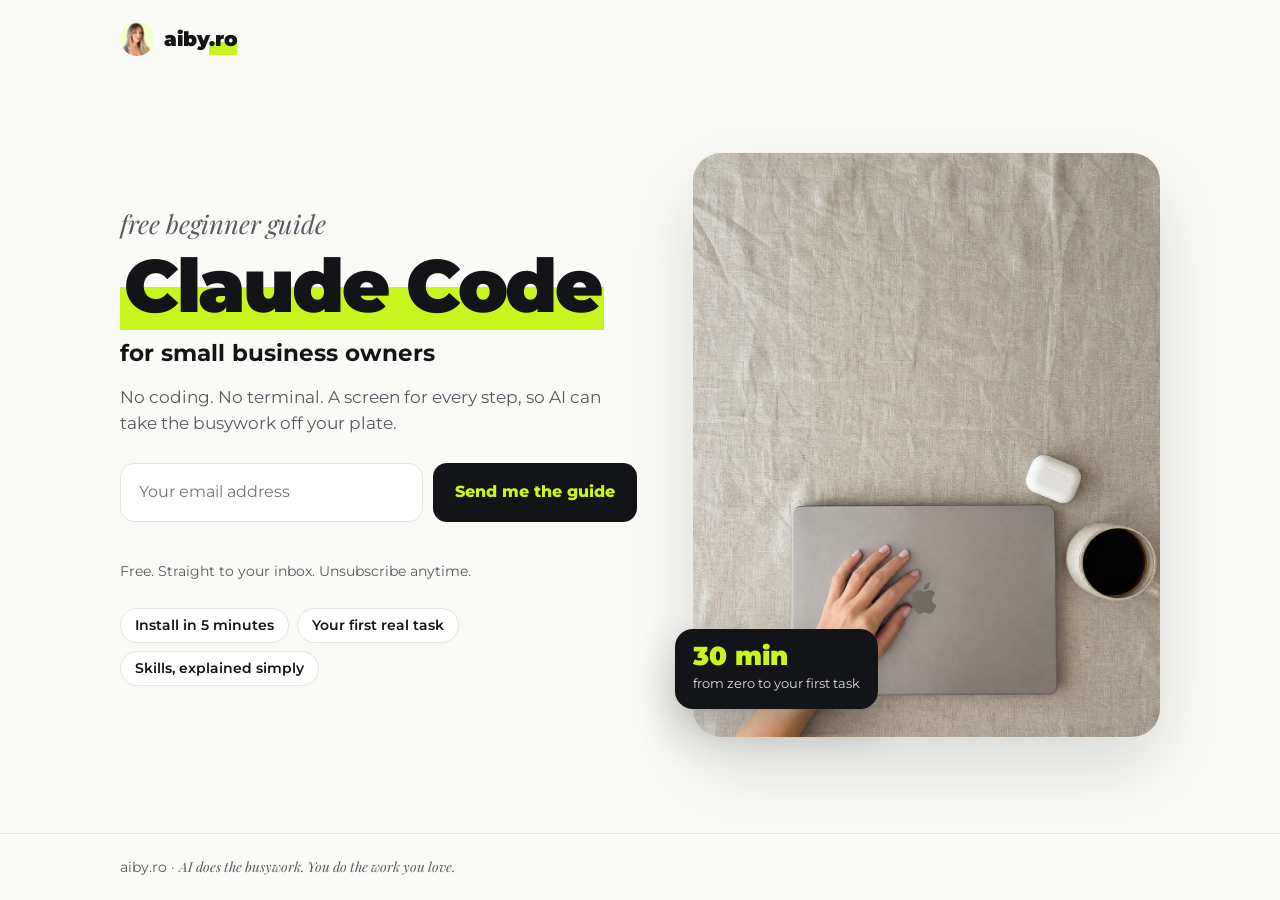
<file: claude/index.html>
<!DOCTYPE html>
<html lang="en">
<head>
<meta charset="UTF-8">
<meta name="viewport" content="width=device-width, initial-scale=1.0">
<title>Claude Code for Beginners | aiby.ro</title>
<meta name="description" content="A free step-by-step guide to Claude Code for small business owners. No coding. No terminal. A screen for every step.">
<meta property="og:title" content="Claude Code for Beginners (free guide)">
<meta property="og:description" content="No coding. No terminal. A screen for every step.">
<meta property="og:image" content="https://rogre1.github.io/aiby.ro/claude/og.jpg">
<meta name="twitter:card" content="summary_large_image">
<link rel="icon" href="../assets/favicon.svg" type="image/svg+xml">
<link rel="preconnect" href="https://fonts.googleapis.com">
<link rel="preconnect" href="https://fonts.gstatic.com" crossorigin>
<link href="https://fonts.googleapis.com/css2?family=Montserrat:wght@500;600;700;900&family=Playfair+Display:ital@1&display=swap" rel="stylesheet">
<style>
*,*::before,*::after{margin:0;padding:0;box-sizing:border-box}
:root{
  --bg:#FAFAF6; --card:#FFFFFF; --ink:#121418; --ink2:#555A63; --line:#E6E6DF;
  --lime:#C8F51E; --lime-soft:#EEFBB8; --err:#C2352B;
  --sans:'Montserrat',system-ui,-apple-system,'Segoe UI',sans-serif;
  --serif:'Playfair Display',Georgia,serif;
}
html,body{height:100%}
body{background:var(--bg);color:var(--ink);font-family:var(--sans);font-size:17px;line-height:1.55;display:flex;flex-direction:column}
.wrap{width:100%;max-width:1080px;margin:0 auto;padding-inline:20px}
header{padding-block:22px}
.mark{display:inline-flex;align-items:center;font-weight:900;font-size:1.25rem;letter-spacing:-.02em;color:var(--ink);text-decoration:none}
.mark .av{margin-right:10px;width:34px;height:34px;border-radius:50%;object-fit:cover;display:block}
.mark span{background:linear-gradient(transparent 58%,var(--lime) 58%)}
main{flex:1;display:flex;align-items:center;padding-block:12px 40px}
.hero{display:grid;grid-template-columns:1.05fr .95fr;gap:56px;align-items:center}
.kicker{font-family:var(--serif);font-style:italic;font-size:1.6rem;color:var(--ink2)}
h1{font-weight:900;font-size:clamp(2.6rem,6.4vw,4.6rem);line-height:.98;letter-spacing:-.035em;margin-top:6px}
h1 .hl{background:linear-gradient(transparent 52%,var(--lime) 52%);padding:0 .06em}
.for{font-weight:700;font-size:clamp(1.15rem,2.4vw,1.45rem);margin-top:14px}
.sub{color:var(--ink2);margin-top:12px;max-width:30em}
form{margin-top:26px;display:flex;gap:10px;flex-wrap:wrap;max-width:520px}
input[type=email]{flex:1 1 240px;min-width:0;font:inherit;font-size:1rem;padding:16px 18px;border:1.5px solid var(--line);border-radius:14px;background:var(--card);color:var(--ink);outline:none;transition:border-color .15s}
input[type=email]:focus{border-color:var(--ink)}
button{flex:0 0 auto;font:inherit;font-weight:800;font-size:1rem;padding:16px 22px;border:0;border-radius:14px;background:var(--ink);color:var(--lime);cursor:pointer;transition:transform .1s}
button:hover{transform:translateY(-1px)}
button:focus-visible,input:focus-visible{outline:3px solid var(--lime);outline-offset:2px}
.fine{font-size:.85rem;color:var(--ink2);margin-top:12px}
.msg{font-size:.9rem;color:var(--err);margin-top:10px;min-height:1.2em}
.inside{display:flex;flex-wrap:wrap;gap:8px;margin-top:26px}
.inside span{font-size:.85rem;font-weight:600;background:var(--card);border:1px solid var(--line);border-radius:99px;padding:6px 14px}
.photo{position:relative}
.photo img{display:block;width:100%;height:auto;max-width:100%;aspect-ratio:4/5;object-fit:cover;object-position:center 78%;border-radius:28px;box-shadow:0 30px 70px rgba(18,20,24,.14)}
.badge{position:absolute;left:-18px;bottom:28px;background:var(--ink);color:#fff;border-radius:18px;padding:14px 18px;box-shadow:0 18px 40px rgba(18,20,24,.25)}
.badge b{display:block;font-weight:900;font-size:1.6rem;color:var(--lime);line-height:1}
.badge small{font-size:.8rem;opacity:.85}
footer{padding-block:22px;font-size:.85rem;color:var(--ink2);border-top:1px solid var(--line)}
footer em{font-family:var(--serif)}
@media (max-width:820px){
  .hero{grid-template-columns:1fr;gap:28px}
  .photo{order:-1}
  .photo img{aspect-ratio:16/10;border-radius:22px}
  .badge{left:12px;bottom:12px;padding:10px 14px}
  .badge b{font-size:1.25rem}
  main{align-items:flex-start}
}
@media (prefers-reduced-motion:reduce){*{transition:none!important}}
</style>
</head>
<body>
<header><div class="wrap"><a class="mark" href="../"><img class="av" src="../assets/avatar.jpg" alt="" width="34" height="34">aiby<span>.ro</span></a></div></header>

<main>
  <div class="wrap hero">
    <div>
      <div class="kicker">free beginner guide</div>
      <h1><span class="hl">Claude Code</span></h1>
      <p class="for">for small business owners</p>
      <p class="sub">No coding. No terminal. A screen for every step, so AI can take the busywork off your plate.</p>

      <!-- Kit form: posts straight to Kit, which emails the PDF and redirects to /claude/thanks/ -->
      <form id="kit" action="https://app.kit.com/forms/9997873/subscriptions" method="post">
        <label for="email" style="position:absolute;left:-9999px">Email address</label>
        <input id="email" type="email" name="email_address" placeholder="Your email address" autocomplete="email" required>
        <button type="submit">Send me the guide</button>
      </form>
      <p class="msg" id="msg" role="status"></p>
      <p class="fine">Free. Straight to your inbox. Unsubscribe anytime.</p>

      <div class="inside">
        <span>Install in 5 minutes</span>
        <span>Your first real task</span>
        <span>Skills, explained simply</span>
      </div>
    </div>

    <div class="photo">
      <img src="hero.jpg" alt="Hand resting on a closed laptop next to a cup of coffee" width="1100" height="1375">
      <div class="badge"><b>30 min</b><small>from zero to your first task</small></div>
    </div>
  </div>
</main>

<footer><div class="wrap">aiby.ro · <em>AI does the busywork. You do the work you love.</em></div></footer>

<script>
  // Until the Kit form ID is filled in, don't send people to a broken URL.
  const f = document.getElementById('kit');
  f.addEventListener('submit', (e) => {
    // Remember the sign-up so prompt pages open without asking again.
    try { localStorage.setItem('aiby_sub', '1'); } catch (err) {}
    if (f.action.includes('KIT_FORM_ID')) {
      e.preventDefault();
      document.getElementById('msg').textContent = 'Sign-up opens very soon. Please check back in a little while.';
    }
  });
</script>
</body>
</html>
</file>
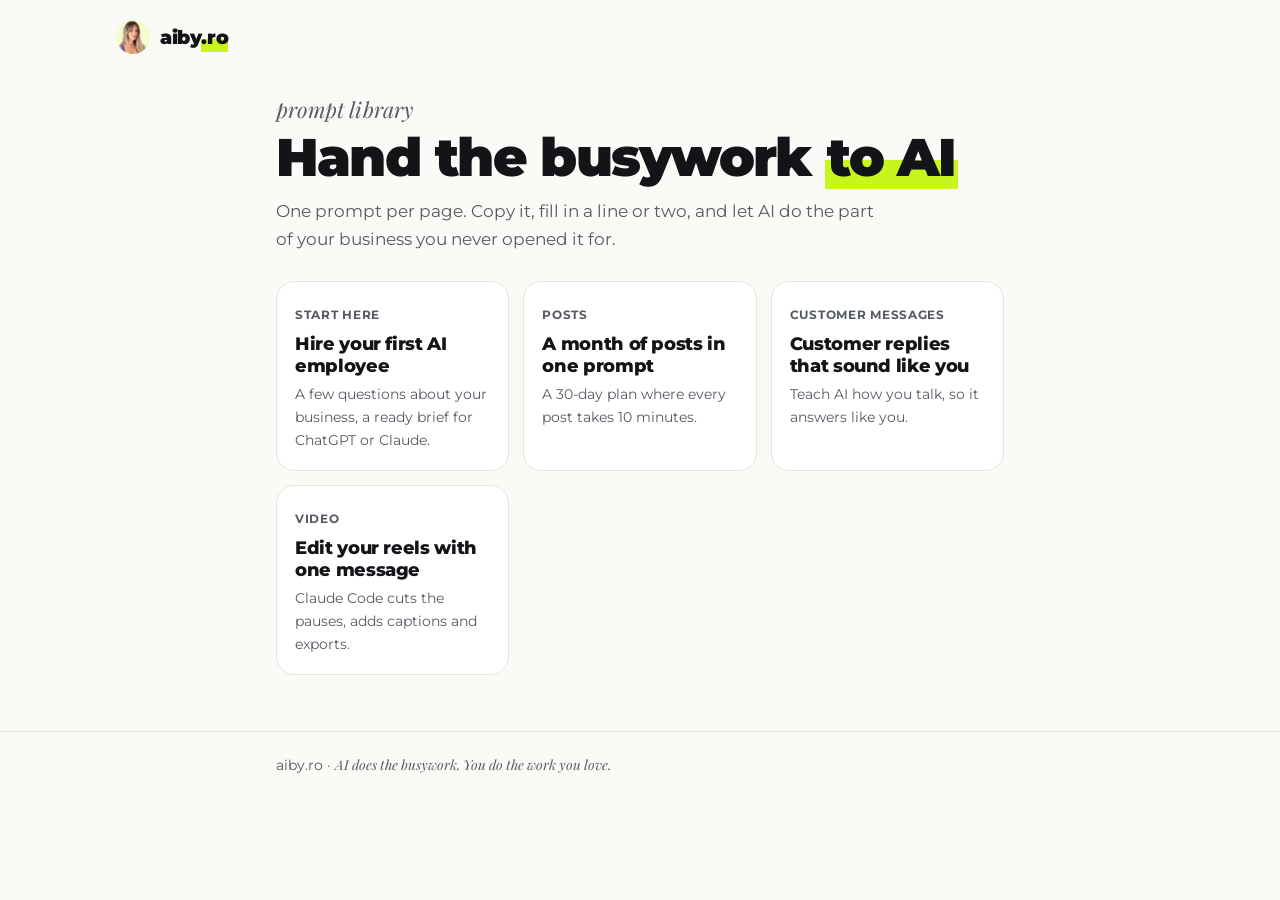
<file: prompts/index.html>
<!DOCTYPE html>
<html lang="en">
<head>
<meta charset="UTF-8">
<meta name="viewport" content="width=device-width, initial-scale=1.0">
<title>Prompt Library | aiby.ro</title>
<meta name="description" content="Copy-paste AI prompts for small business owners. One prompt per page, ready to use.">
<link rel="icon" href="../assets/favicon.svg" type="image/svg+xml">
<link rel="preconnect" href="https://fonts.googleapis.com">
<link rel="preconnect" href="https://fonts.gstatic.com" crossorigin>
<link href="https://fonts.googleapis.com/css2?family=Montserrat:wght@500;600;700;800;900&family=Playfair+Display:ital@1&display=swap" rel="stylesheet">
<link rel="stylesheet" href="prompts.css">
</head>
<body>
<header><div class="wrap">
  <a class="mark" href="../"><img class="av" src="../assets/avatar.jpg" alt="" width="34" height="34">aiby<span>.ro</span></a>
</div></header>

<main><div class="wrap">
  <div class="kicker">prompt library</div>
  <h1>Hand the busywork <span class="hl">to AI</span></h1>
  <p class="lead">One prompt per page. Copy it, fill in a line or two, and let AI do the part of your business you never opened it for.</p>

  <div class="cards">
    <a class="card" href="hire/">
      <small>Start here</small>
      <h3>Hire your first AI employee</h3>
      <p>A few questions about your business, a ready brief for ChatGPT or Claude.</p>
    </a>
    <a class="card" href="month-of-posts/">
      <small>Posts</small>
      <h3>A month of posts in one prompt</h3>
      <p>A 30-day plan where every post takes 10 minutes.</p>
    </a>
    <a class="card" href="replies-in-your-voice/">
      <small>Customer messages</small>
      <h3>Customer replies that sound like you</h3>
      <p>Teach AI how you talk, so it answers like you.</p>
    </a>
    <a class="card" href="edit-reels/">
      <small>Video</small>
      <h3>Edit your reels with one message</h3>
      <p>Claude Code cuts the pauses, adds captions and exports.</p>
    </a>
  </div>
</div></main>

<footer><div class="wrap">aiby.ro · <em>AI does the busywork. You do the work you love.</em></div></footer>
</body>
</html>
</file>
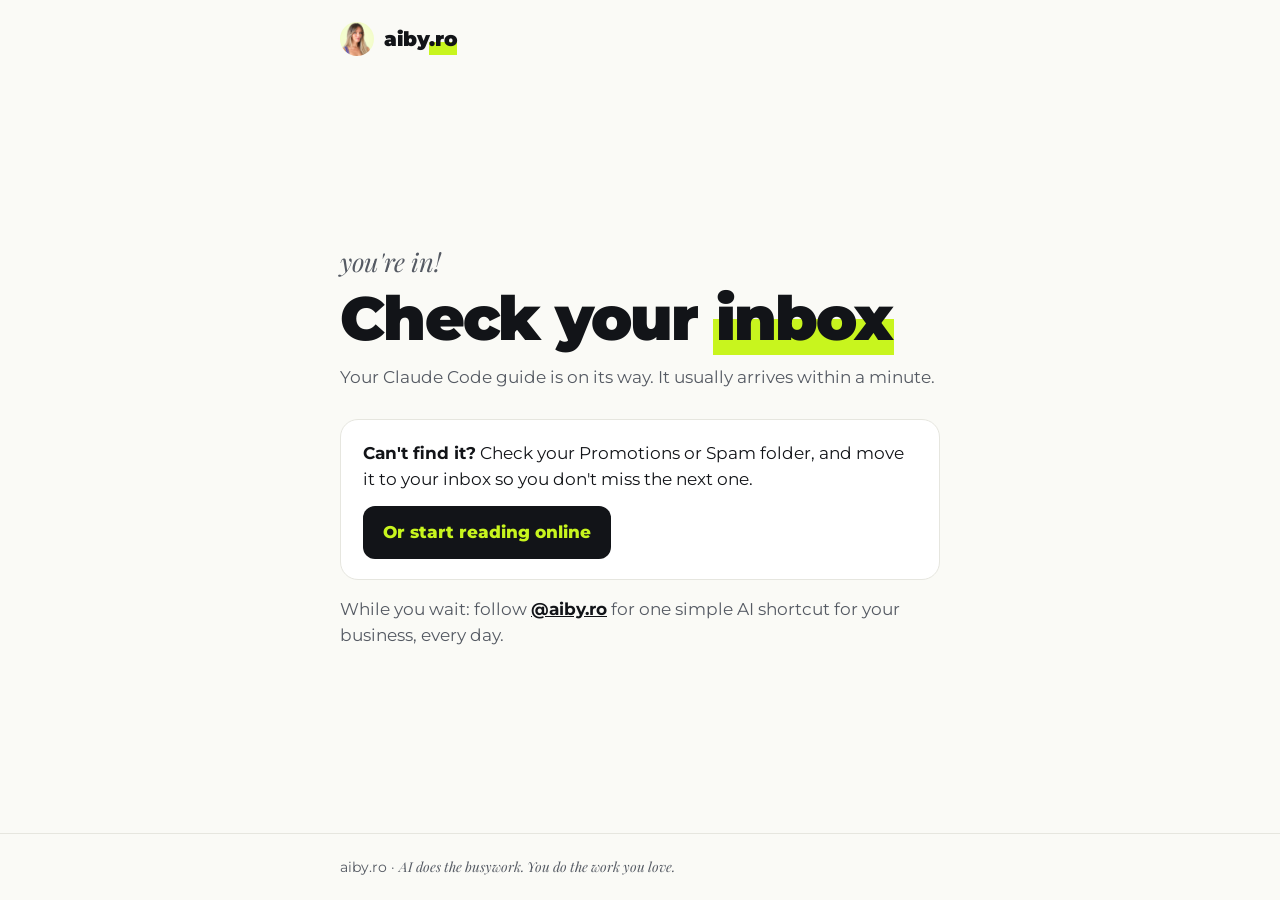
<file: claude/thanks/index.html>
<!DOCTYPE html>
<html lang="en">
<head>
<meta charset="UTF-8">
<meta name="viewport" content="width=device-width, initial-scale=1.0">
<title>Check your inbox | aiby.ro</title>
<meta name="robots" content="noindex">
<link rel="icon" href="../../assets/favicon.svg" type="image/svg+xml">
<link rel="preconnect" href="https://fonts.googleapis.com">
<link rel="preconnect" href="https://fonts.gstatic.com" crossorigin>
<link href="https://fonts.googleapis.com/css2?family=Montserrat:wght@500;600;700;900&family=Playfair+Display:ital@1&display=swap" rel="stylesheet">
<style>
*,*::before,*::after{margin:0;padding:0;box-sizing:border-box}
:root{--bg:#FAFAF6;--card:#FFFFFF;--ink:#121418;--ink2:#555A63;--line:#E6E6DF;--lime:#C8F51E;
  --sans:'Montserrat',system-ui,-apple-system,'Segoe UI',sans-serif;--serif:'Playfair Display',Georgia,serif}
html,body{height:100%}
body{background:var(--bg);color:var(--ink);font-family:var(--sans);font-size:17px;line-height:1.55;display:flex;flex-direction:column}
.wrap{width:100%;max-width:640px;margin:0 auto;padding-inline:20px}
header{padding-block:22px}
.mark{display:inline-flex;align-items:center;font-weight:900;font-size:1.25rem;letter-spacing:-.02em;color:var(--ink);text-decoration:none}
.mark .av{margin-right:10px;width:34px;height:34px;border-radius:50%;object-fit:cover;display:block}
.mark span{background:linear-gradient(transparent 58%,var(--lime) 58%)}
main{flex:1;display:flex;align-items:center;padding-block:20px 48px}
.kicker{font-family:var(--serif);font-style:italic;font-size:1.6rem;color:var(--ink2)}
h1{font-weight:900;font-size:clamp(2.4rem,7vw,3.8rem);line-height:1;letter-spacing:-.035em;margin-top:6px}
h1 .hl{background:linear-gradient(transparent 52%,var(--lime) 52%);padding:0 .06em}
p{color:var(--ink2);margin-top:16px}
.card{margin-top:28px;background:var(--card);border:1px solid var(--line);border-radius:18px;padding:20px 22px}
.card b{color:var(--ink)}
a.btn{display:inline-block;margin-top:14px;font-weight:800;text-decoration:none;background:var(--ink);color:var(--lime);padding:13px 20px;border-radius:12px}
a{color:var(--ink)}
footer{padding-block:22px;font-size:.85rem;color:var(--ink2);border-top:1px solid var(--line)}
footer em{font-family:var(--serif)}
</style>
</head>
<body>
<header><div class="wrap"><a class="mark" href="../../"><img class="av" src="../../assets/avatar.jpg" alt="" width="34" height="34">aiby<span>.ro</span></a></div></header>
<main>
  <div class="wrap">
    <div class="kicker">you're in!</div>
    <h1>Check your <span class="hl">inbox</span></h1>
    <p>Your Claude Code guide is on its way. It usually arrives within a minute.</p>
    <div class="card">
      <b>Can't find it?</b> Check your Promotions or Spam folder, and move it to your inbox so you don't miss the next one.
      <br><a class="btn" href="../../claude-code-start/">Or start reading online</a>
    </div>
    <p>While you wait: follow <a href="https://instagram.com/aiby.ro" target="_blank" rel="noopener"><b>@aiby.ro</b></a> for one simple AI shortcut for your business, every day.</p>
  </div>
</main>
<footer><div class="wrap">aiby.ro · <em>AI does the busywork. You do the work you love.</em></div></footer>
</body>
</html>
</file>
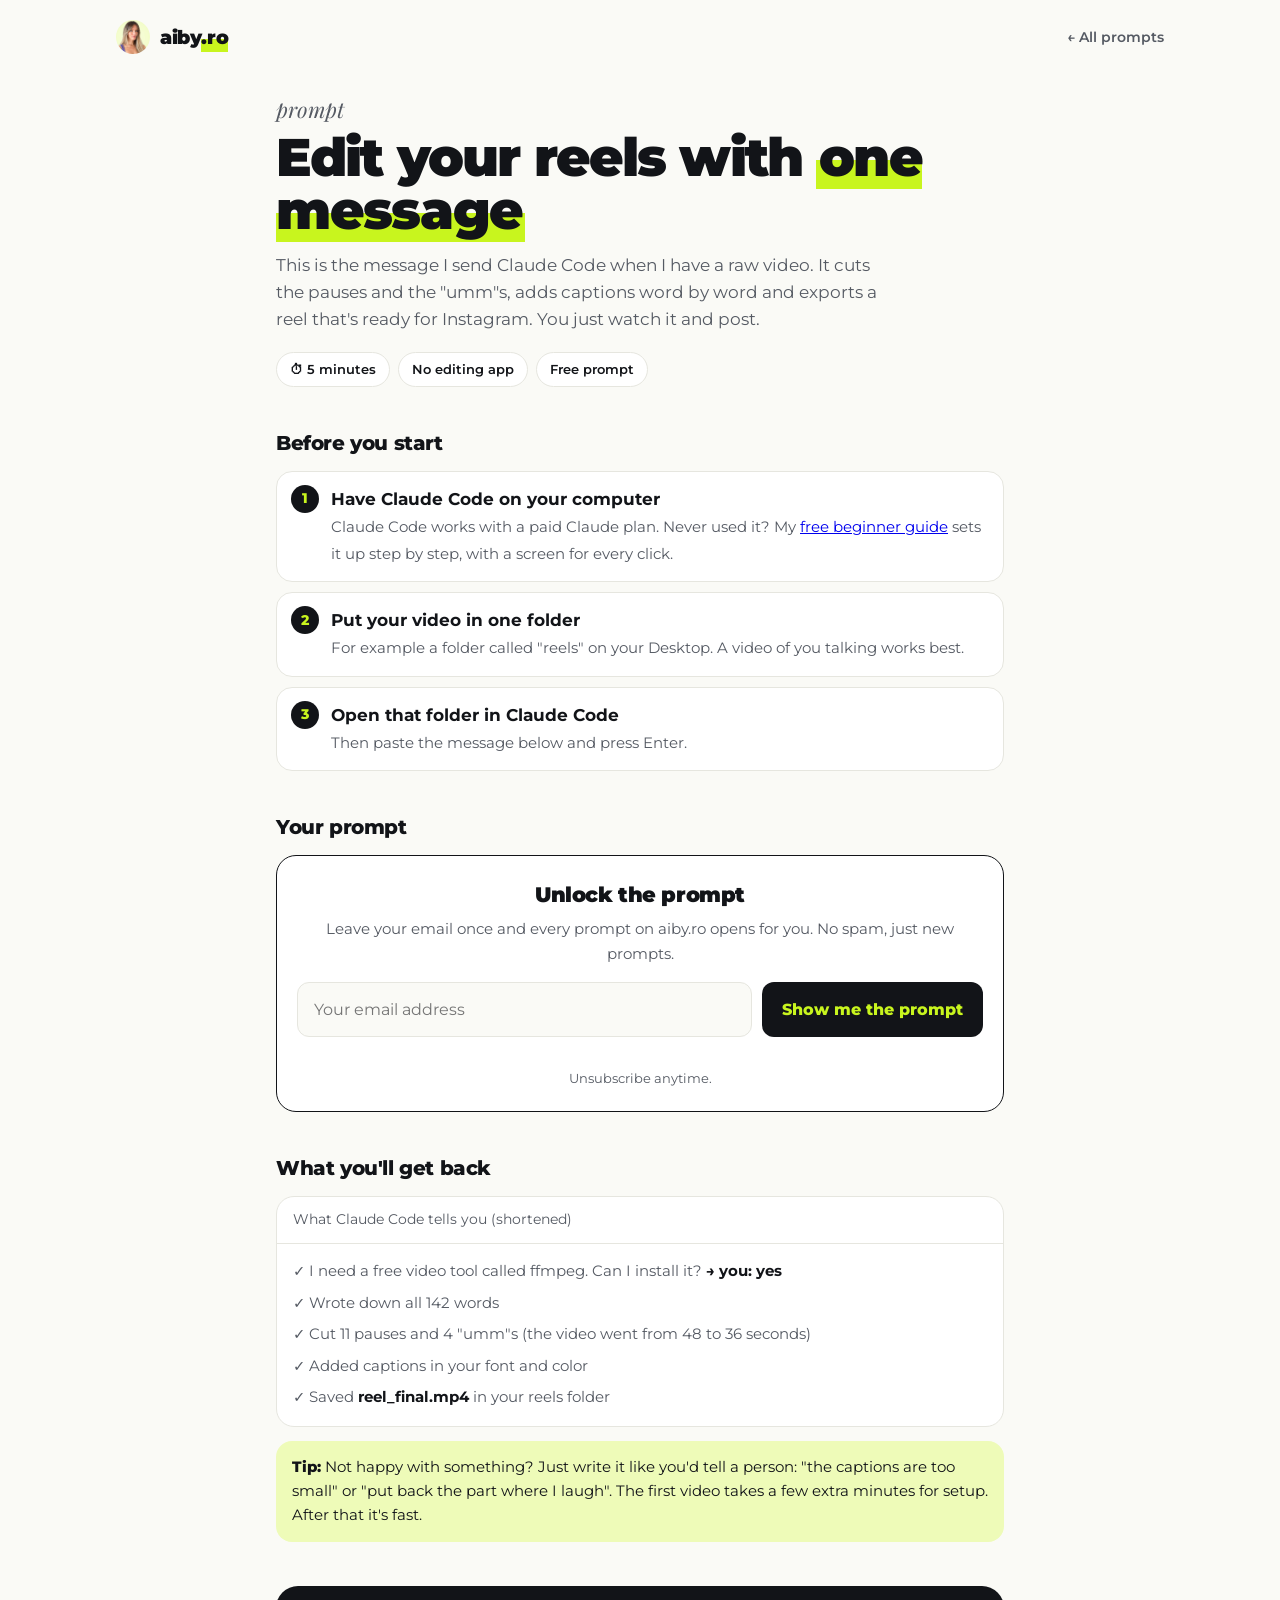
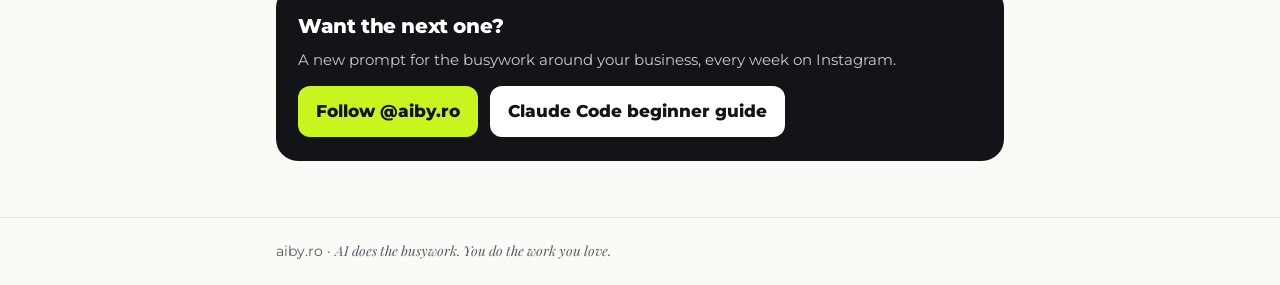
<file: prompts/edit-reels/index.html>
<!DOCTYPE html>
<html lang="en">
<head>
<meta charset="UTF-8">
<meta name="viewport" content="width=device-width, initial-scale=1.0">
<title>Edit Your Reels With One Message | aiby.ro</title>
<meta name="description" content="The exact message I send Claude Code to cut the pauses, add captions and export a reel. Copy, fill in, done.">
<meta property="og:title" content="Edit your reels with one message">
<meta property="og:description" content="Cut the pauses, add captions, export for Instagram. One message to Claude Code.">
<meta name="twitter:card" content="summary">
<link rel="icon" href="../../assets/favicon.svg" type="image/svg+xml">
<link rel="preconnect" href="https://fonts.googleapis.com">
<link rel="preconnect" href="https://fonts.gstatic.com" crossorigin>
<link href="https://fonts.googleapis.com/css2?family=Montserrat:wght@500;600;700;800;900&family=Playfair+Display:ital@1&display=swap" rel="stylesheet">
<link rel="stylesheet" href="../prompts.css">
<script src="../gate.js"></script>
</head>
<body>
<header><div class="wrap">
  <a class="mark" href="../../"><img class="av" src="../../assets/avatar.jpg" alt="" width="34" height="34">aiby<span>.ro</span></a>
  <a class="back" href="../">← All prompts</a>
</div></header>

<main><div class="wrap">
  <div class="kicker">prompt</div>
  <h1>Edit your reels with <span class="hl">one message</span></h1>
  <p class="lead">This is the message I send Claude Code when I have a raw video. It cuts the pauses and the "umm"s, adds captions word by word and exports a reel that's ready for Instagram. You just watch it and post.</p>
  <div class="facts"><span>⏱ 5 minutes</span><span>No editing app</span><span>Free prompt</span></div>

  <h2>Before you start</h2>
  <ol class="steps">
    <li><b>Have Claude Code on your computer</b><small>Claude Code works with a paid Claude plan. Never used it? My <a href="../../claude/">free beginner guide</a> sets it up step by step, with a screen for every click.</small></li>
    <li><b>Put your video in one folder</b><small>For example a folder called "reels" on your Desktop. A video of you talking works best.</small></li>
    <li><b>Open that folder in Claude Code</b><small>Then paste the message below and press Enter.</small></li>
  </ol>

  <h2>Your prompt</h2>

  <div class="gate">
    <h3>Unlock the prompt</h3>
    <p>Leave your email once and every prompt on aiby.ro opens for you. No spam, just new prompts.</p>
    <form id="gate-form">
      <label for="gate-email" style="position:absolute;left:-9999px">Email address</label>
      <input id="gate-email" type="email" name="email_address" placeholder="Your email address" autocomplete="email" required>
      <button type="submit">Show me the prompt</button>
    </form>
    <p class="msg" id="gate-msg" role="status"></p>
    <p class="fine">Unsubscribe anytime.</p>
  </div>

  <div class="unlock-only">
    <div class="fill">
      <label>Your video file name <input id="f-file" placeholder="e.g. reel.mov"></label>
      <label>Your caption font <input id="f-font" placeholder="e.g. Montserrat Bold"></label>
      <label>Your brand color <input id="f-color" placeholder="e.g. lime green #C8F51E"></label>
    </div>
    <div class="prompt">
      <div class="prompt-top"><span>Copy this</span><button class="copy" id="copy" type="button">Copy prompt</button></div>
<pre id="prompt">I'm not technical, so explain every step in one short sentence.
If you need to install a tool, tell me what it is and ask me first.

In this folder there's a video called <span class="ph" data-f="f-file">[reel.mov]</span>. Turn it into a reel:
1. Write down everything I say, word by word.
2. Cut the silences and filler words like "umm". Keep it natural and never cut in the middle of a word.
3. Add captions 2 to 3 words at a time, in <span class="ph" data-f="f-font">[my font]</span>, white, with the most important word in <span class="ph" data-f="f-color">[my brand color]</span>. Put them in the lower third, never over my face.
4. Make it 9:16 (1080x1920) and a little warmer.
5. Save it as reel_final.mp4 next to the original and tell me where it is.

At the end, show me a short list of what you cut, so I can ask you to put anything back.</pre>
    </div>
    <p class="hint">Fill in the boxes above and the prompt updates itself. Or copy it as is and fill in the [brackets] in Claude Code.</p>
  </div>

  <h2>What you'll get back</h2>
  <div class="example">
    <div class="example-head">What Claude Code tells you (shortened)</div>
    <div style="padding:16px;font-size:.92rem;display:grid;gap:8px;color:var(--ink2)">
      <div>✓ I need a free video tool called ffmpeg. Can I install it? <b style="color:var(--ink)">→ you: yes</b></div>
      <div>✓ Wrote down all 142 words</div>
      <div>✓ Cut 11 pauses and 4 "umm"s (the video went from 48 to 36 seconds)</div>
      <div>✓ Added captions in your font and color</div>
      <div>✓ Saved <b style="color:var(--ink)">reel_final.mp4</b> in your reels folder</div>
    </div>
  </div>
  <div class="tip"><b>Tip:</b> Not happy with something? Just write it like you'd tell a person: "the captions are too small" or "put back the part where I laugh". The first video takes a few extra minutes for setup. After that it's fast.</div>

  <div class="next">
    <h2>Want the next one?</h2>
    <p>A new prompt for the busywork around your business, every week on Instagram.</p>
    <a href="https://www.instagram.com/aiby.ro/" target="_blank" rel="noopener">Follow @aiby.ro</a> <a href="../../claude/" style="background:#fff;margin-left:8px">Claude Code beginner guide</a>
  </div>
</div></main>

<footer><div class="wrap">aiby.ro · <em>AI does the busywork. You do the work you love.</em></div></footer>

<script>
  document.querySelectorAll('[data-f]').forEach((ph) => {
    const input = document.getElementById(ph.dataset.f);
    const original = ph.textContent;
    input.addEventListener('input', () => {
      const v = input.value.trim();
      ph.textContent = v || original;
      ph.className = v ? 'filled' : 'ph';
    });
  });
  const btn = document.getElementById('copy');
  btn.addEventListener('click', async () => {
    const text = document.getElementById('prompt').innerText;
    try { await navigator.clipboard.writeText(text); }
    catch (e) {
      const t = document.createElement('textarea'); t.value = text; document.body.appendChild(t);
      t.select(); document.execCommand('copy'); t.remove();
    }
    btn.textContent = 'Copied ✓'; btn.classList.add('done');
    setTimeout(() => { btn.textContent = 'Copy prompt'; btn.classList.remove('done'); }, 2000);
  });
</script>
</body>
</html>
</file>
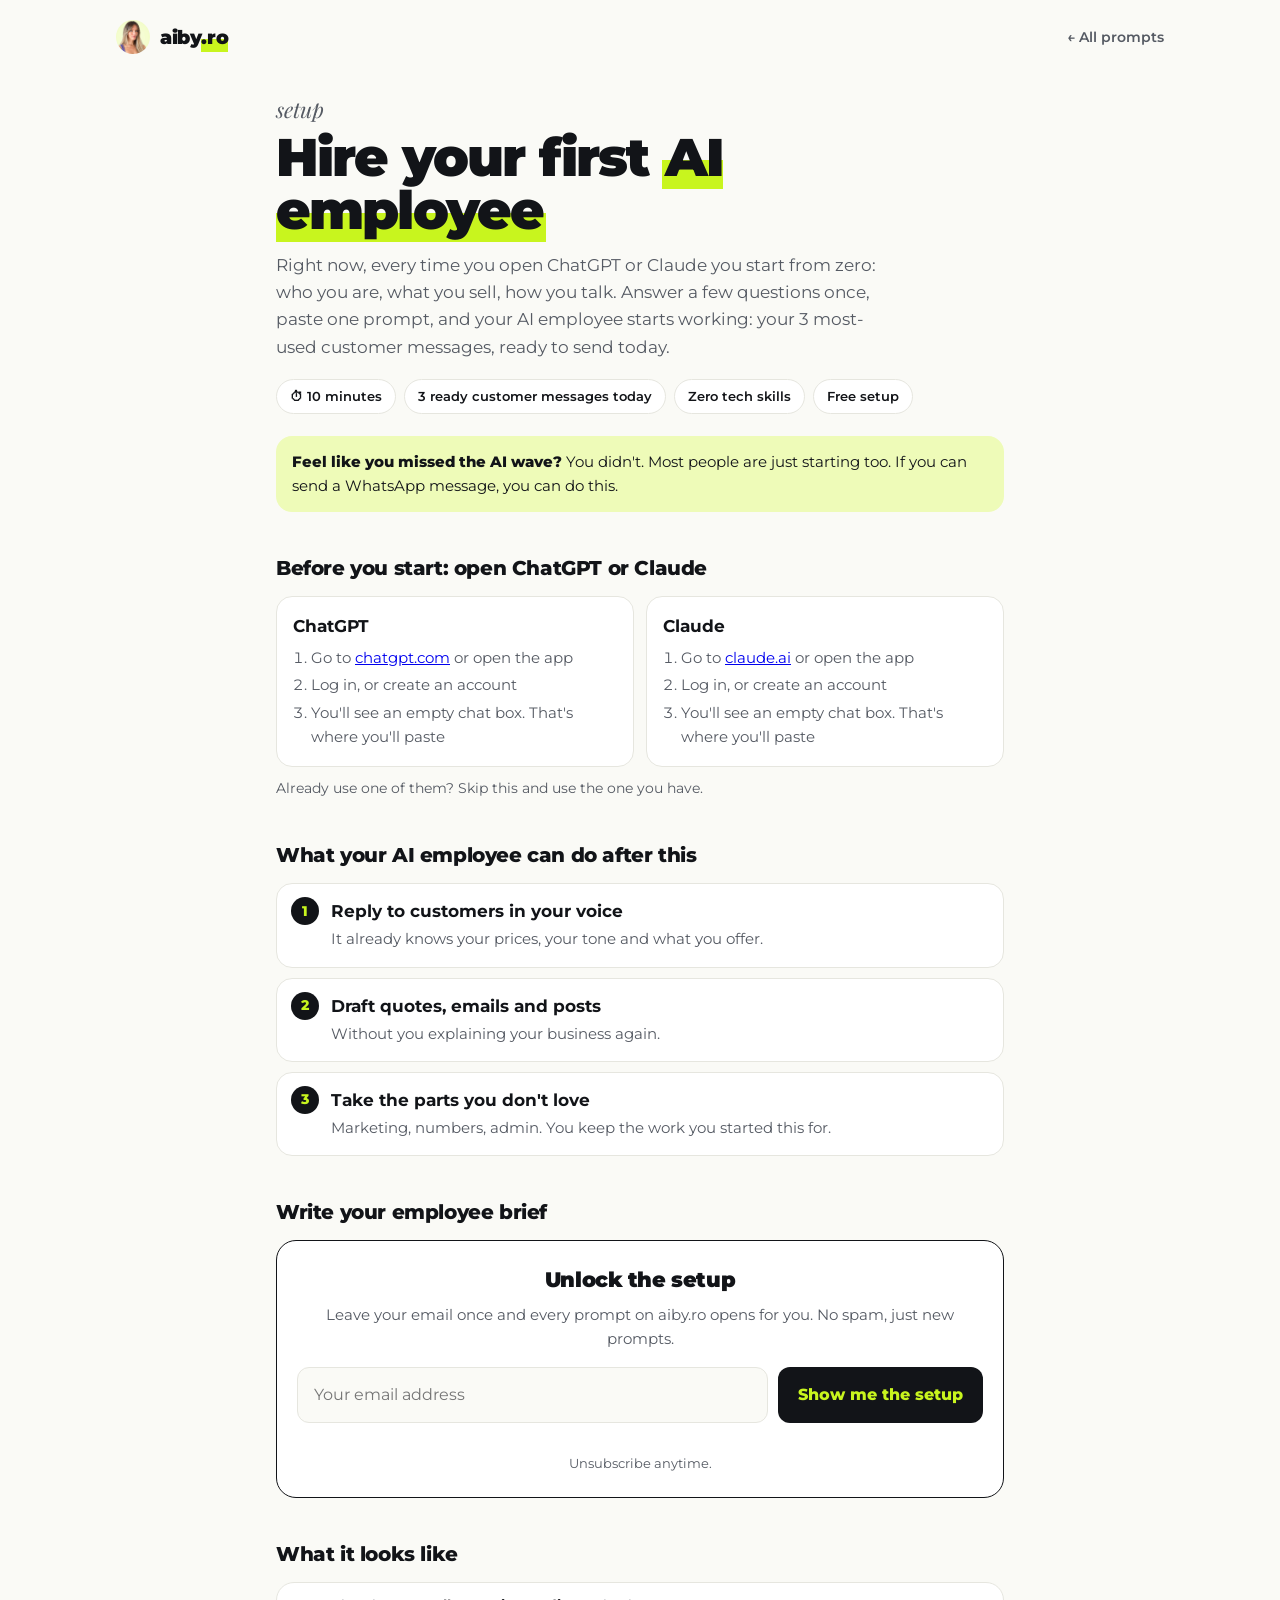
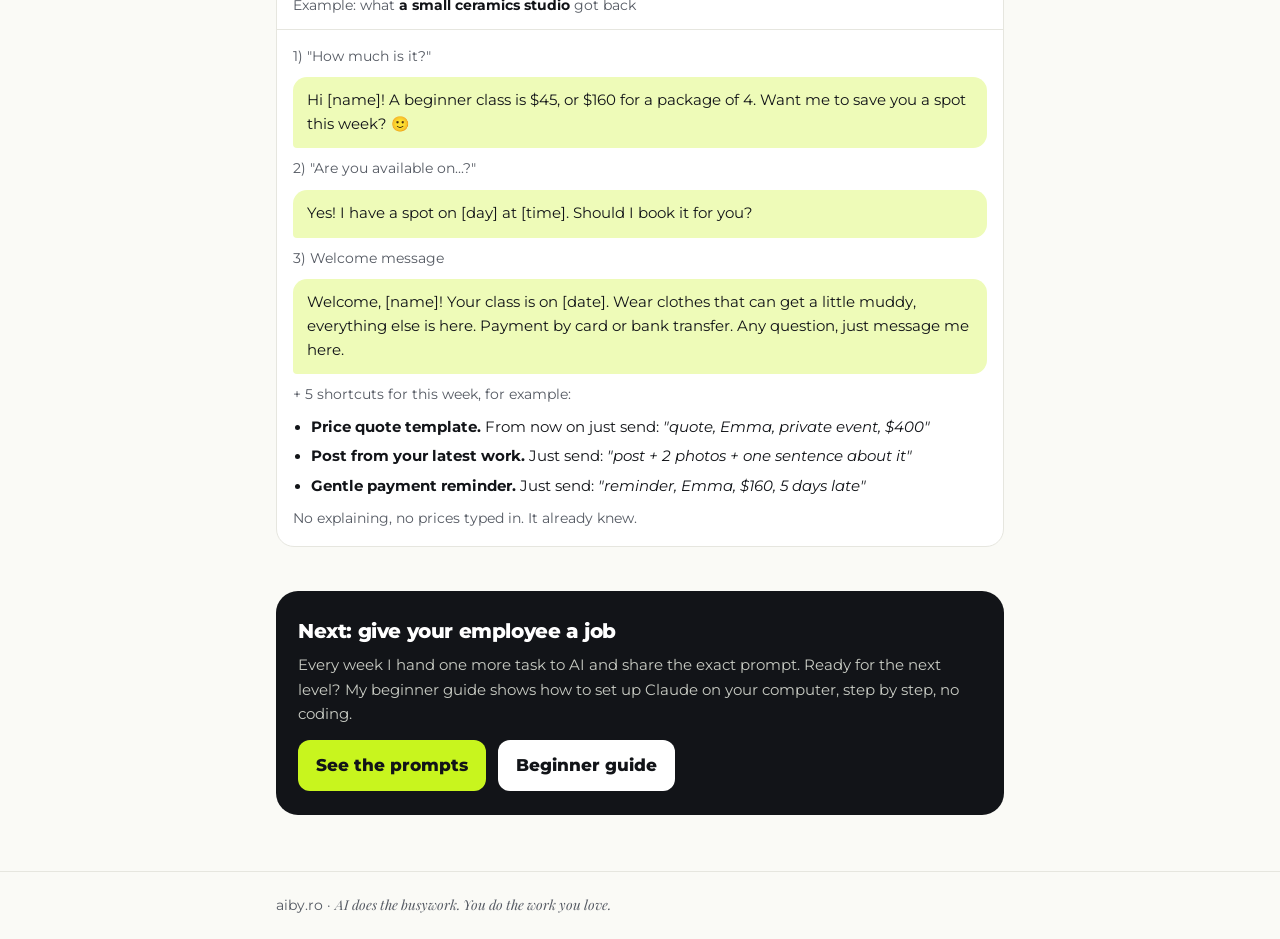
<file: prompts/hire/index.html>
<!DOCTYPE html>
<html lang="en">
<head>
<meta charset="UTF-8">
<meta name="viewport" content="width=device-width, initial-scale=1.0">
<title>Hire Your First AI Employee | aiby.ro</title>
<meta name="description" content="Answer a few questions about your business and get a ready brief that turns ChatGPT or Claude into your own assistant. 10 minutes, no tech skills.">
<meta property="og:title" content="Hire your first AI employee">
<meta property="og:description" content="A few questions about your business → a ready brief for ChatGPT or Claude. It learns your business in 10 minutes.">
<meta name="twitter:card" content="summary">
<link rel="icon" href="../../assets/favicon.svg" type="image/svg+xml">
<link rel="preconnect" href="https://fonts.googleapis.com">
<link rel="preconnect" href="https://fonts.gstatic.com" crossorigin>
<link href="https://fonts.googleapis.com/css2?family=Montserrat:wght@500;600;700;800;900&family=Playfair+Display:ital@1&display=swap" rel="stylesheet">
<link rel="stylesheet" href="../prompts.css">
<style>
  .checks{display:flex;flex-wrap:wrap;gap:8px;margin-top:6px}
  .checks label{display:inline-flex;align-items:center;gap:7px;font-weight:600;font-size:.9rem;background:var(--card);border:1.5px solid var(--line);border-radius:99px;padding:8px 13px;cursor:pointer}
  .checks input{accent-color:var(--ink);width:16px;height:16px}
  .checks label:has(input:checked){border-color:var(--ink);background:var(--lime-soft)}
  .count{font-size:.8rem;color:#9AA0A6;padding:0 18px 14px}
  .count.over{color:#FFB4A9}
  .where{display:grid;gap:12px;grid-template-columns:repeat(auto-fit,minmax(260px,1fr))}
  .where div{background:var(--card);border:1px solid var(--line);border-radius:16px;padding:16px}
  .where b{display:block;margin-bottom:6px}
  .where ol{margin-left:18px;color:var(--ink2);font-size:.93rem;display:grid;gap:4px}
  .fill .row2{display:grid;gap:12px;grid-template-columns:1fr 1fr}
  @media (max-width:600px){.fill .row2{grid-template-columns:1fr}}
</style>
<script src="../gate.js"></script>
</head>
<body>
<header><div class="wrap">
  <a class="mark" href="../../"><img class="av" src="../../assets/avatar.jpg" alt="" width="34" height="34">aiby<span>.ro</span></a>
  <a class="back" href="../">← All prompts</a>
</div></header>

<main><div class="wrap">
  <div class="kicker">setup</div>
  <h1>Hire your first <span class="hl">AI employee</span></h1>
  <p class="lead">Right now, every time you open ChatGPT or Claude you start from zero: who you are, what you sell, how you talk. Answer a few questions once, paste one prompt, and your AI employee starts working: your 3 most-used customer messages, ready to send today.</p>
  <div class="facts"><span>⏱ 10 minutes</span><span>3 ready customer messages today</span><span>Zero tech skills</span><span>Free setup</span></div>

  <div class="tip" style="margin-top:22px"><b>Feel like you missed the AI wave?</b> You didn't. Most people are just starting too. If you can send a WhatsApp message, you can do this.</div>

  <h2>Before you start: open ChatGPT or Claude</h2>
  <div class="where">
    <div><b>ChatGPT</b><ol><li>Go to <a href="https://chatgpt.com" target="_blank" rel="noopener">chatgpt.com</a> or open the app</li><li>Log in, or create an account</li><li>You'll see an empty chat box. That's where you'll paste</li></ol></div>
    <div><b>Claude</b><ol><li>Go to <a href="https://claude.ai" target="_blank" rel="noopener">claude.ai</a> or open the app</li><li>Log in, or create an account</li><li>You'll see an empty chat box. That's where you'll paste</li></ol></div>
  </div>
  <p class="hint">Already use one of them? Skip this and use the one you have.</p>

  <h2>What your AI employee can do after this</h2>
  <ol class="steps">
    <li><b>Reply to customers in your voice</b><small>It already knows your prices, your tone and what you offer.</small></li>
    <li><b>Draft quotes, emails and posts</b><small>Without you explaining your business again.</small></li>
    <li><b>Take the parts you don't love</b><small>Marketing, numbers, admin. You keep the work you started this for.</small></li>
  </ol>

  <h2>Write your employee brief</h2>

  <div class="gate">
    <h3>Unlock the setup</h3>
    <p>Leave your email once and every prompt on aiby.ro opens for you. No spam, just new prompts.</p>
    <form id="gate-form">
      <label for="gate-email" style="position:absolute;left:-9999px">Email address</label>
      <input id="gate-email" type="email" name="email_address" placeholder="Your email address" autocomplete="email" required>
      <button type="submit">Show me the setup</button>
    </form>
    <p class="msg" id="gate-msg" role="status"></p>
    <p class="fine">Unsubscribe anytime.</p>
  </div>

  <div class="unlock-only">
    <div class="fill">
      <label>What's your business? <input id="f-biz" placeholder="e.g. a small ceramics studio with weekly classes"></label>
      <label>Who are your customers? <input id="f-cust" placeholder="e.g. women 30–50 who want a creative hobby"></label>
      <label>What do you offer, and for how much? <textarea id="f-offer" rows="3" placeholder="e.g. Beginner class $45 · 4-class package $160 · Private event from $400"></textarea></label>
      <div class="row2">
        <label>How do you talk to customers? <input id="f-tone" placeholder="e.g. warm, short, a bit funny, one emoji max"></label>
        <label>Which language do you write in? <input id="f-lang" placeholder="e.g. English"></label>
      </div>
      <div>
        <label style="display:block">What do you want to hand off?</label>
        <div class="checks" id="f-tasks">
          <label><input type="checkbox" value="replying to customer messages" checked> Customer messages</label>
          <label><input type="checkbox" value="writing price quotes" checked> Price quotes</label>
          <label><input type="checkbox" value="marketing and social media posts" checked> Marketing & posts</label>
          <label><input type="checkbox" value="numbers, invoices and payment reminders"> Numbers & invoices</label>
          <label><input type="checkbox" value="scheduling and reminders"> Scheduling</label>
          <label><input type="checkbox" value="emails to suppliers, my accountant and offices"> Admin emails</label>
          <label><input type="checkbox" value="explaining official letters and paperwork"> Paperwork</label>
        </div>
      </div>
      <label>Anything it should never do or say? (optional) <input id="f-never" placeholder="e.g. never offer discounts, never promise dates"></label>
    </div>

    <div class="prompt">
      <div class="prompt-top"><span>Your prompt</span><button class="copy" id="copy" type="button">Copy prompt</button></div>
<pre id="prompt"></pre>
    </div>
    <p class="hint">The prompt updates as you type. Everything stays in your browser, nothing is sent anywhere.</p>

    <h2>Paste it into a new chat. That's it.</h2>
    <ol class="steps">
      <li><b>Open a new chat in ChatGPT or Claude and paste</b><small>In about a minute you get your 3 most-used customer messages, ready to send, with your real prices and in your words. Plus 5 shortcuts your AI employee can take on this week, each with the exact message to start it.</small></li>
      <li><b>Save the 3 messages as quick replies</b><small>WhatsApp Business → Settings → Business tools → Quick replies. Instagram → Settings → Creator tools → Saved replies. Next time a customer asks, it's two taps.</small></li>
      <li><b>Say "yes" when it asks to remember you</b><small>At the end it asks if it should remember your business. Say yes, and it saves everything (or shows you exactly where to paste it in 1 minute). From then on, every new chat already knows your business.</small></li>
    </ol>
  </div>

  <h2>What it looks like</h2>
  <div class="example">
    <div class="example-head">Example: what <b>a small ceramics studio</b> got back</div>
    <div style="padding:16px;font-size:.92rem;display:grid;gap:10px">
      <p style="color:var(--ink2);font-size:.85rem">1) "How much is it?"</p>
      <p style="background:var(--lime-soft);border-radius:14px 14px 14px 4px;padding:12px 14px">Hi [name]! A beginner class is $45, or $160 for a package of 4. Want me to save you a spot this week? 🙂</p>
      <p style="color:var(--ink2);font-size:.85rem">2) "Are you available on...?"</p>
      <p style="background:var(--lime-soft);border-radius:14px 14px 14px 4px;padding:12px 14px">Yes! I have a spot on [day] at [time]. Should I book it for you?</p>
      <p style="color:var(--ink2);font-size:.85rem">3) Welcome message</p>
      <p style="background:var(--lime-soft);border-radius:14px 14px 14px 4px;padding:12px 14px">Welcome, [name]! Your class is on [date]. Wear clothes that can get a little muddy, everything else is here. Payment by card or bank transfer. Any question, just message me here.</p>
      <p style="color:var(--ink2);font-size:.85rem">+ 5 shortcuts for this week, for example:</p>
      <ul style="margin-left:18px;display:grid;gap:6px">
        <li><b>Price quote template.</b> From now on just send: <i>"quote, Emma, private event, $400"</i></li>
        <li><b>Post from your latest work.</b> Just send: <i>"post + 2 photos + one sentence about it"</i></li>
        <li><b>Gentle payment reminder.</b> Just send: <i>"reminder, Emma, $160, 5 days late"</i></li>
      </ul>
      <p style="color:var(--ink2);font-size:.85rem">No explaining, no prices typed in. It already knew.</p>
    </div>
  </div>

  <div class="next">
    <h2>Next: give your employee a job</h2>
    <p>Every week I hand one more task to AI and share the exact prompt. Ready for the next level? My beginner guide shows how to set up Claude on your computer, step by step, no coding.</p>
    <a href="../">See the prompts</a> <a href="../../claude-code-start/" style="background:#fff;margin-left:8px">Beginner guide</a>
  </div>
</div></main>

<footer><div class="wrap">aiby.ro · <em>AI does the busywork. You do the work you love.</em></div></footer>

<script>
  const $ = (id) => document.getElementById(id);
  const v = (id, fallback) => ($(id).value.trim() || fallback);
  function build() {
    const tasks = [...document.querySelectorAll('#f-tasks input:checked')].map((c) => c.value);
    const never = $('f-never').value.trim();
    const lines = [
      `You are my new assistant for my small business. Think of yourself as my first employee.`,
      ``,
      `MY BUSINESS: ${v('f-biz', '[what you do]')}`,
      `MY CUSTOMERS: ${v('f-cust', '[who they are]')}`,
      `WHAT I OFFER AND PRICES: ${v('f-offer', '[your services and prices]')}`,
      `HOW I TALK TO CUSTOMERS: ${v('f-tone', '[your tone]')}. Write in ${v('f-lang', '[language]')}.`,
      `WHAT I WANT YOU TO TAKE OFF MY PLATE: ${tasks.length ? tasks.join(', ') : '[tasks]'}.`,
      ``,
      `RULES: Write like me, not like a company. Short, clear, human. Use only my real prices and details. Give me ready drafts I can copy and send. Never use "Dear valued customer" or "kindly".${never ? ' Never: ' + never + '.' : ''}`,
      ``,
      `YOUR FIRST TASK: write my 3 most-used customer messages as ready-to-send templates:`,
      `1) The answer to "How much is it?"`,
      `2) The answer to "Are you available on...?"`,
      `3) A welcome message for a new customer: what to expect, how to pay, how to reach me.`,
      `Under 60 words each. Use [brackets] only for parts that change, like a name or a date.`,
      ``,
      `Then give me 5 practical things you can do for me this week, based on what I want to take off my plate. Make them reusable shortcuts, not one-time tasks. For example: "A price quote template. From now on just send me: quote, client name, price." or "Turn your latest project into a post. Just send me: post + 2 photos + one sentence about it." For each one, write the exact short message I should send you to start.`,
      ``,
      `When you're done, ask me: "Want me to remember your business for every future chat?"`,
      `If I say yes: save everything you know about my business to your memory, if you can. If you can't, write a short "employee brief" (under 1,200 characters) and tell me step by step where to paste it in my settings, so every future chat already knows my business.`,
    ];
    const text = lines.join('\n');
    $('prompt').textContent = text;
  }
  document.querySelectorAll('.fill input, .fill textarea').forEach((el) => el.addEventListener('input', build));
  build();
  function wire(btnId, srcId, label) {
    const btn = $(btnId);
    btn.addEventListener('click', async () => {
      const text = $(srcId).innerText;
      try { await navigator.clipboard.writeText(text); }
      catch (e) { const t = document.createElement('textarea'); t.value = text; document.body.appendChild(t); t.select(); document.execCommand('copy'); t.remove(); }
      btn.textContent = 'Copied ✓'; btn.classList.add('done');
      setTimeout(() => { btn.textContent = label; btn.classList.remove('done'); }, 2000);
    });
  }
  wire('copy', 'prompt', 'Copy prompt');
</script>
</body>
</html>
</file>
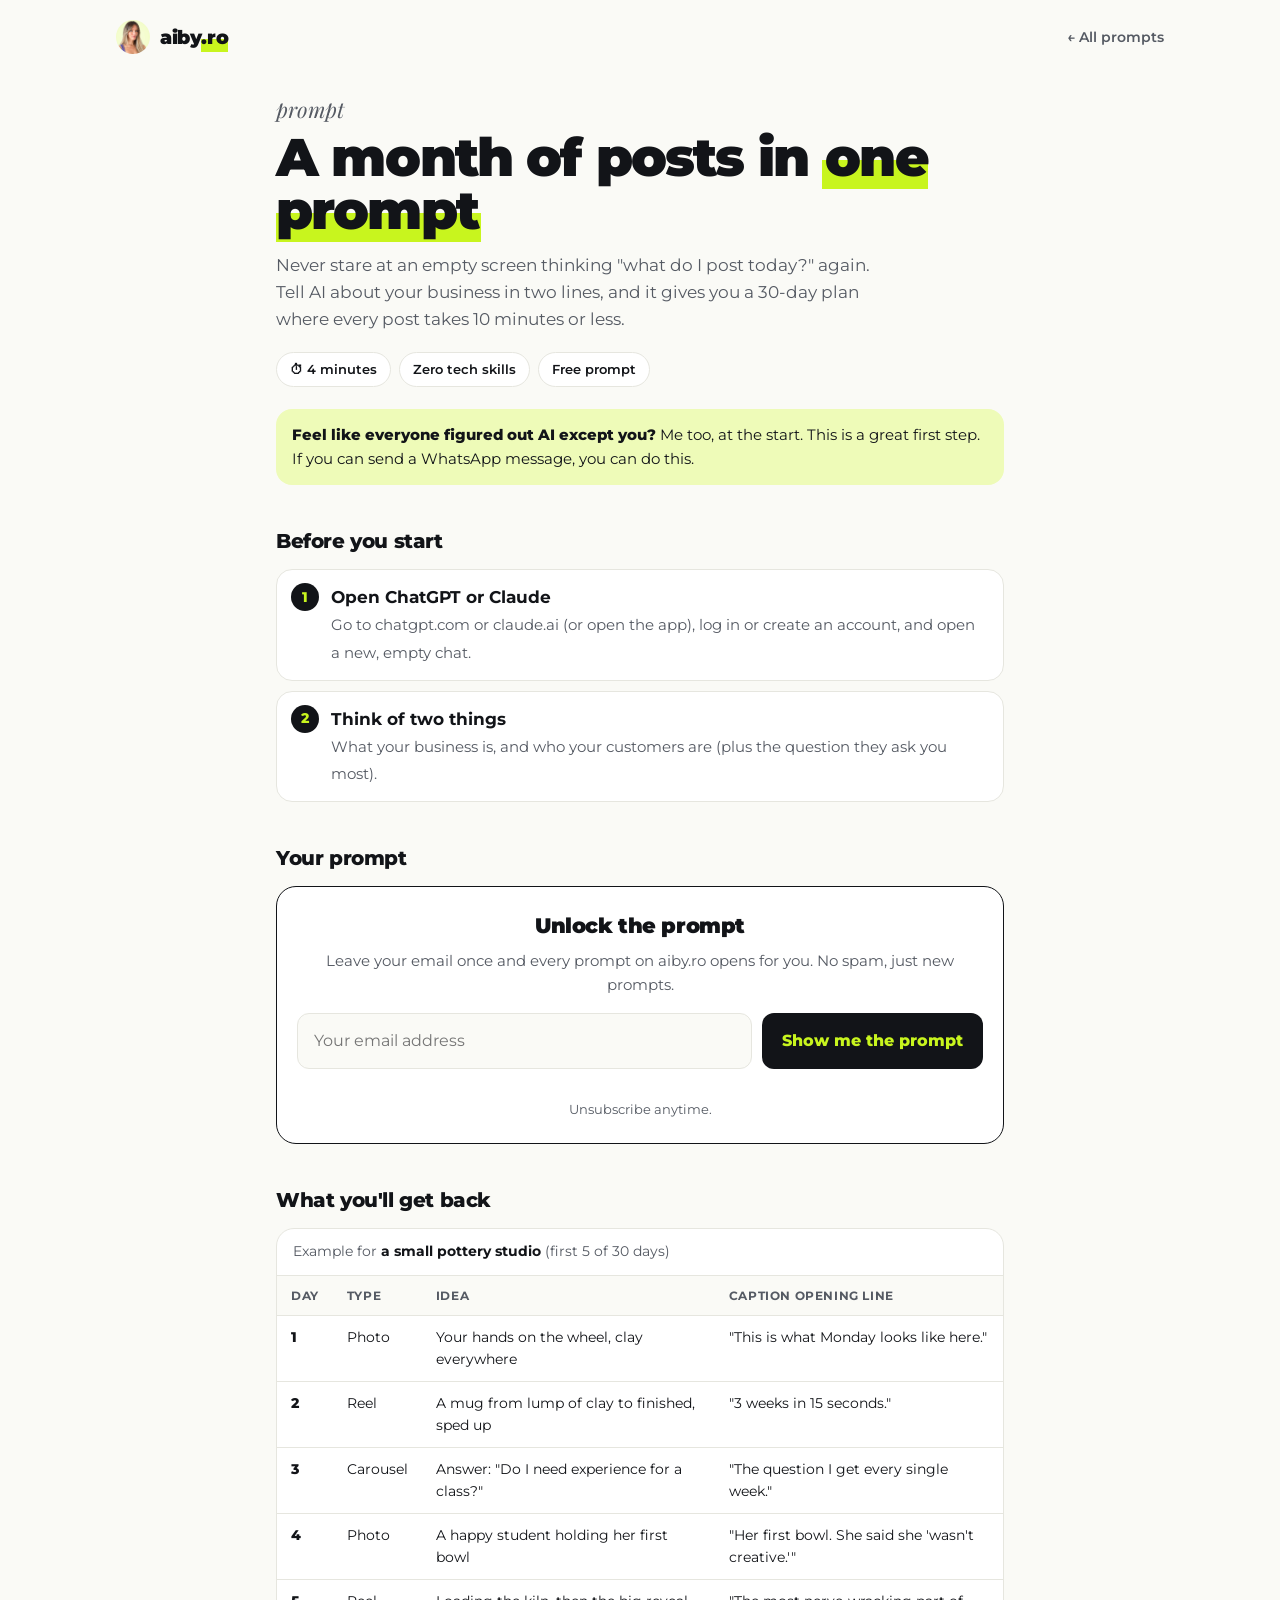
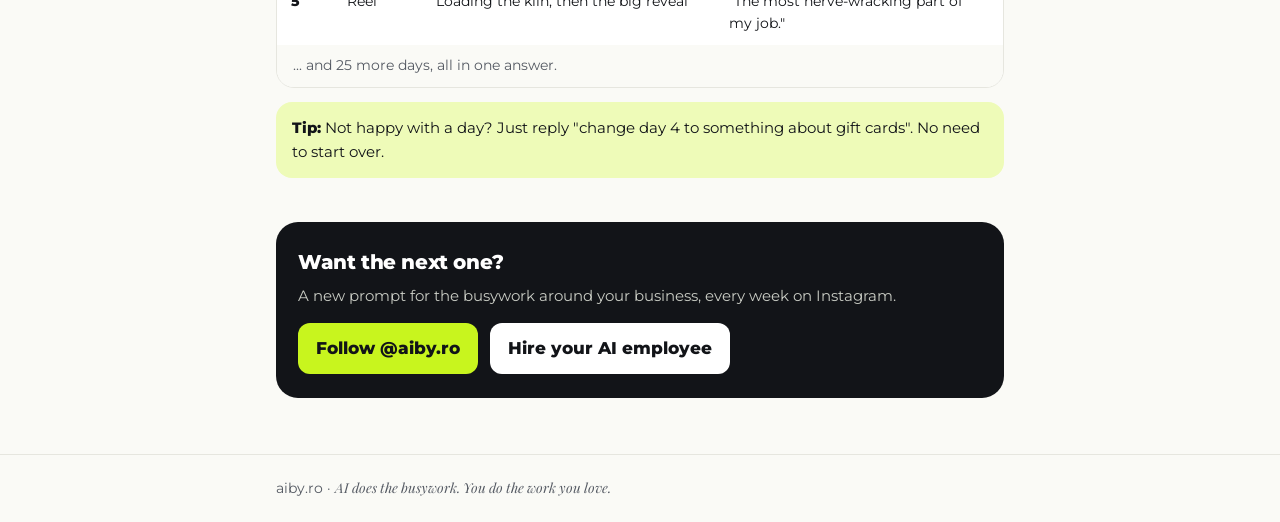
<file: prompts/month-of-posts/index.html>
<!DOCTYPE html>
<html lang="en">
<head>
<meta charset="UTF-8">
<meta name="viewport" content="width=device-width, initial-scale=1.0">
<title>A Month of Posts in One Prompt | aiby.ro</title>
<meta name="description" content="One copy-paste prompt that plans 30 days of posts for your small business. Every post doable in 10 minutes.">
<meta property="og:title" content="A month of posts in one prompt">
<meta property="og:description" content="Copy, fill in two lines, get a 30-day post plan for your business.">
<meta name="twitter:card" content="summary">
<link rel="icon" href="../../assets/favicon.svg" type="image/svg+xml">
<link rel="preconnect" href="https://fonts.googleapis.com">
<link rel="preconnect" href="https://fonts.gstatic.com" crossorigin>
<link href="https://fonts.googleapis.com/css2?family=Montserrat:wght@500;600;700;800;900&family=Playfair+Display:ital@1&display=swap" rel="stylesheet">
<link rel="stylesheet" href="../prompts.css">
<script src="../gate.js"></script>
</head>
<body>
<header><div class="wrap">
  <a class="mark" href="../../"><img class="av" src="../../assets/avatar.jpg" alt="" width="34" height="34">aiby<span>.ro</span></a>
  <a class="back" href="../">← All prompts</a>
</div></header>

<main><div class="wrap">
  <div class="kicker">prompt</div>
  <h1>A month of posts in <span class="hl">one prompt</span></h1>
  <p class="lead">Never stare at an empty screen thinking "what do I post today?" again. Tell AI about your business in two lines, and it gives you a 30-day plan where every post takes 10 minutes or less.</p>
  <div class="facts"><span>⏱ 4 minutes</span><span>Zero tech skills</span><span>Free prompt</span></div>

  <div class="tip" style="margin-top:22px"><b>Feel like everyone figured out AI except you?</b> Me too, at the start. This is a great first step. If you can send a WhatsApp message, you can do this.</div>

  <h2>Before you start</h2>
  <ol class="steps">
    <li><b>Open ChatGPT or Claude</b><small>Go to chatgpt.com or claude.ai (or open the app), log in or create an account, and open a new, empty chat.</small></li>
    <li><b>Think of two things</b><small>What your business is, and who your customers are (plus the question they ask you most).</small></li>
  </ol>

  <h2>Your prompt</h2>

  <div class="gate">
    <h3>Unlock the prompt</h3>
    <p>Leave your email once and every prompt on aiby.ro opens for you. No spam, just new prompts.</p>
    <form id="gate-form">
      <label for="gate-email" style="position:absolute;left:-9999px">Email address</label>
      <input id="gate-email" type="email" name="email_address" placeholder="Your email address" autocomplete="email" required>
      <button type="submit">Show me the prompt</button>
    </form>
    <p class="msg" id="gate-msg" role="status"></p>
    <p class="fine">Unsubscribe anytime.</p>
  </div>

  <div class="unlock-only">
    <div class="fill">
      <label>Your business <input id="f-biz" placeholder="e.g. pottery studio, therapist, home bakery"></label>
      <label>Your customers <input id="f-cust" placeholder="e.g. busy moms, they always ask about kids' classes"></label>
    </div>
    <div class="prompt">
      <div class="prompt-top"><span>Copy this</span><button class="copy" id="copy" type="button">Copy prompt</button></div>
<pre id="prompt">Act as my social media helper.
My business: <span class="ph" data-f="f-biz">[e.g. pottery studio / therapist / home bakery]</span>
My customers: <span class="ph" data-f="f-cust">[who they are + what they ask me most]</span>

Create a 30-day post plan as a table:
Day | Post type (photo / reel / carousel) | Idea | Caption opening line

Mix: behind the scenes, answers to customer questions, happy clients.
I'm not a content creator: keep every post doable in 10 minutes.</pre>
    </div>
    <p class="hint">Fill in the two boxes above and the prompt updates itself. Or copy it as is and fill in the [brackets] in the chat.</p>
  </div>

  <h2>What you'll get back</h2>
  <div class="example">
    <div class="example-head">Example for <b>a small pottery studio</b> (first 5 of 30 days)</div>
    <div class="scroll"><table>
      <thead><tr><th>Day</th><th>Type</th><th>Idea</th><th>Caption opening line</th></tr></thead>
      <tbody>
        <tr><td>1</td><td>Photo</td><td>Your hands on the wheel, clay everywhere</td><td>"This is what Monday looks like here."</td></tr>
        <tr><td>2</td><td>Reel</td><td>A mug from lump of clay to finished, sped up</td><td>"3 weeks in 15 seconds."</td></tr>
        <tr><td>3</td><td>Carousel</td><td>Answer: "Do I need experience for a class?"</td><td>"The question I get every single week."</td></tr>
        <tr><td>4</td><td>Photo</td><td>A happy student holding her first bowl</td><td>"Her first bowl. She said she 'wasn't creative.'"</td></tr>
        <tr><td>5</td><td>Reel</td><td>Loading the kiln, then the big reveal</td><td>"The most nerve-wracking part of my job."</td></tr>
      </tbody>
    </table></div>
    <div class="more">... and 25 more days, all in one answer.</div>
  </div>
  <div class="tip"><b>Tip:</b> Not happy with a day? Just reply "change day 4 to something about gift cards". No need to start over.</div>

  <div class="next">
    <h2>Want the next one?</h2>
    <p>A new prompt for the busywork around your business, every week on Instagram.</p>
    <a href="https://www.instagram.com/aiby.ro/" target="_blank" rel="noopener">Follow @aiby.ro</a> <a href="../hire/" style="background:#fff;margin-left:8px">Hire your AI employee</a>
  </div>
</div></main>

<footer><div class="wrap">aiby.ro · <em>AI does the busywork. You do the work you love.</em></div></footer>

<script>
  // Live fill-in: typing in the boxes replaces the [brackets] in the prompt.
  document.querySelectorAll('.ph').forEach((ph) => {
    const input = document.getElementById(ph.dataset.f);
    const original = ph.textContent;
    input.addEventListener('input', () => {
      const v = input.value.trim();
      ph.textContent = v || original;
      ph.className = v ? 'filled' : 'ph';
    });
  });
  const btn = document.getElementById('copy');
  btn.addEventListener('click', async () => {
    const text = document.getElementById('prompt').innerText;
    try { await navigator.clipboard.writeText(text); }
    catch (e) {
      const t = document.createElement('textarea'); t.value = text; document.body.appendChild(t);
      t.select(); document.execCommand('copy'); t.remove();
    }
    btn.textContent = 'Copied ✓'; btn.classList.add('done');
    setTimeout(() => { btn.textContent = 'Copy prompt'; btn.classList.remove('done'); }, 2000);
  });
</script>
</body>
</html>
</file>
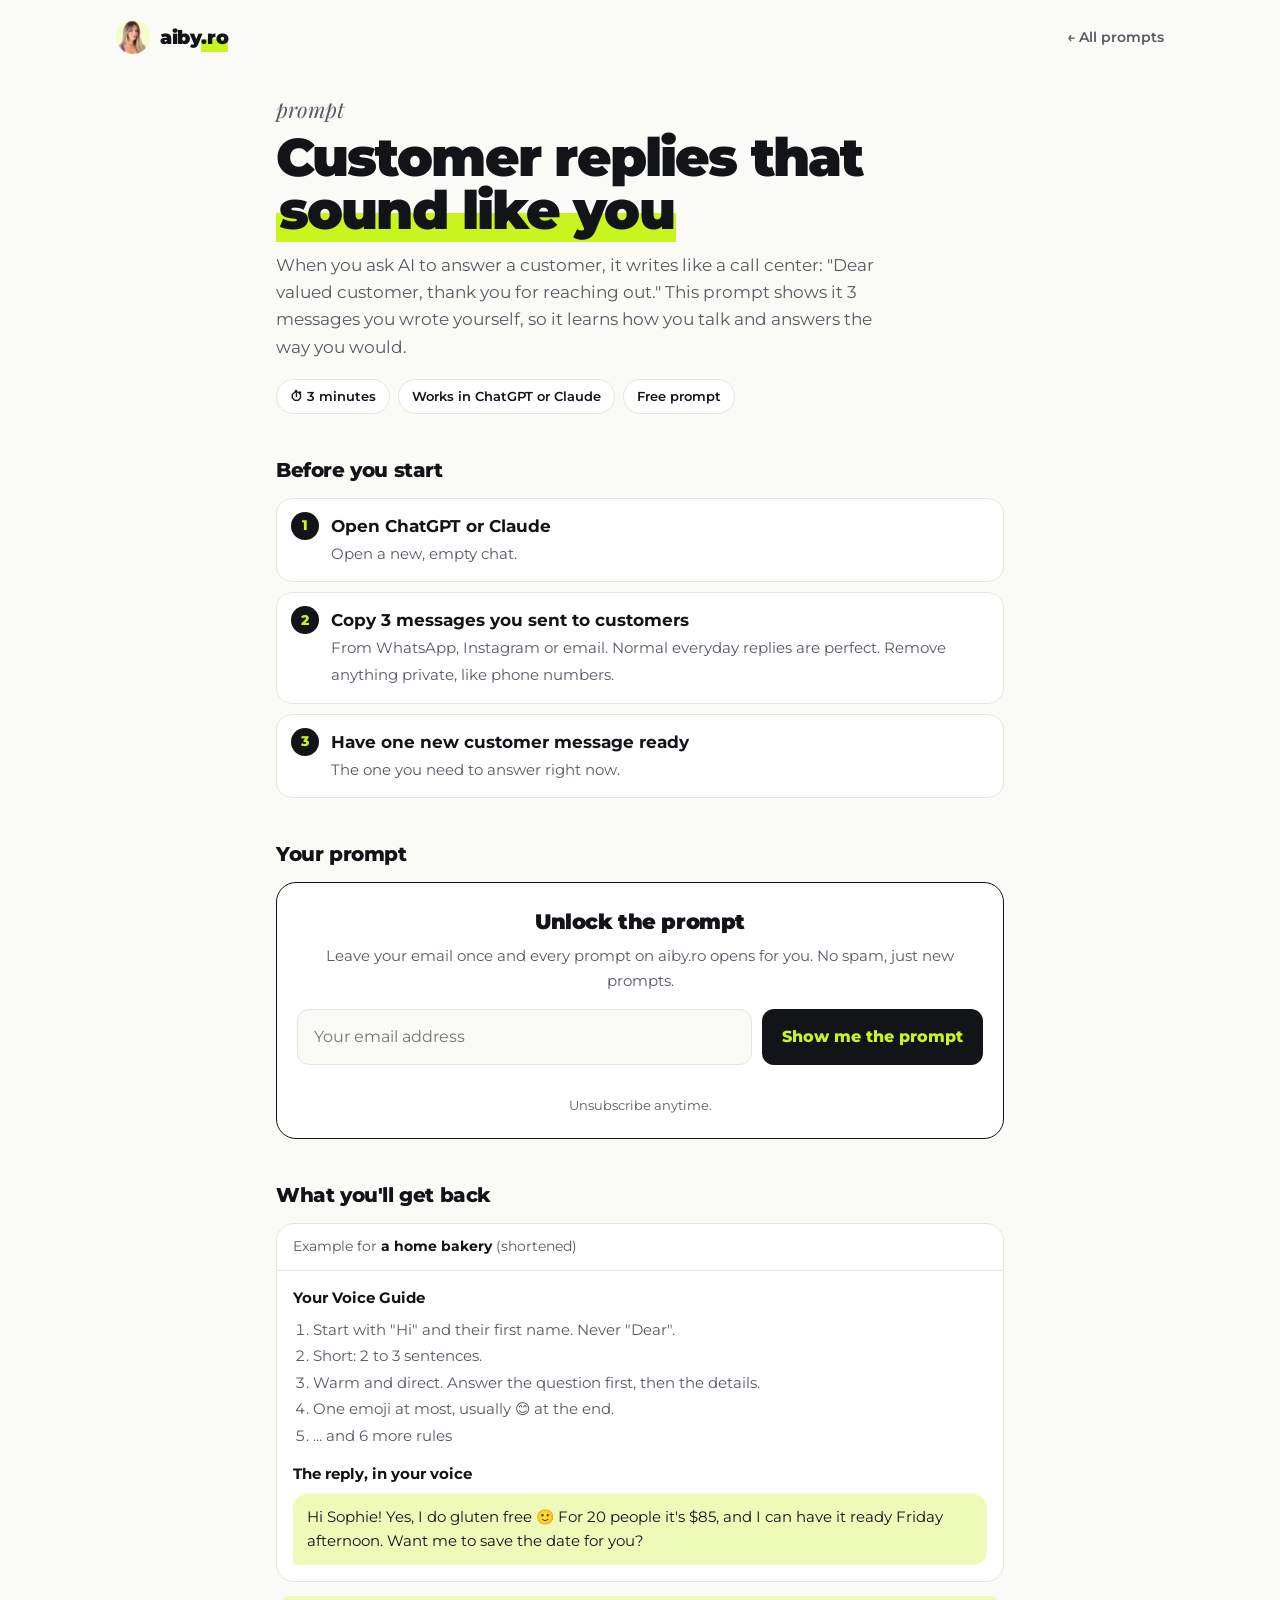
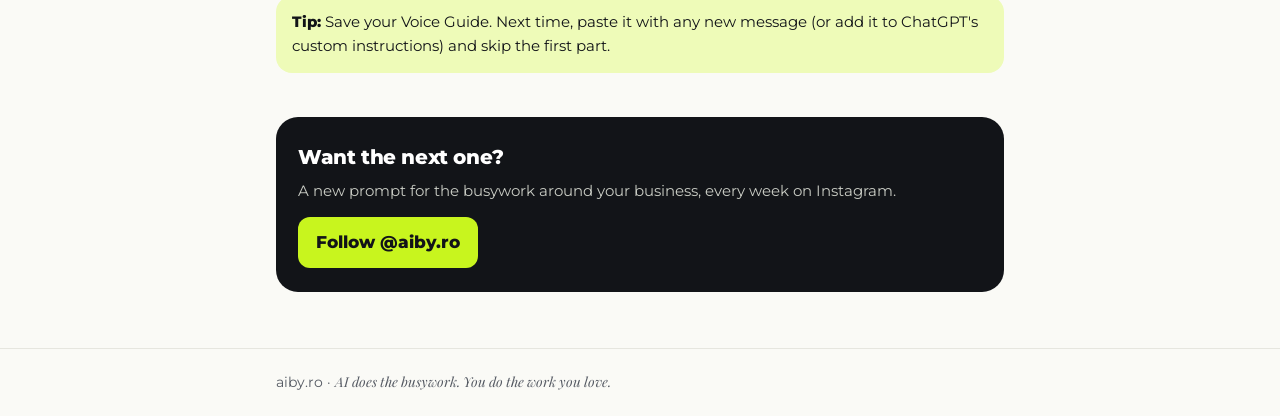
<file: prompts/replies-in-your-voice/index.html>
<!DOCTYPE html>
<html lang="en">
<head>
<meta charset="UTF-8">
<meta name="viewport" content="width=device-width, initial-scale=1.0">
<title>Customer Replies That Sound Like You | aiby.ro</title>
<meta name="description" content="One copy-paste prompt that teaches AI how you talk to customers, so its replies sound like you and not like a call center.">
<meta property="og:title" content="Customer replies that sound like you">
<meta property="og:description" content="Feed AI 3 of your own messages. It learns your voice and replies like you.">
<meta name="twitter:card" content="summary">
<link rel="icon" href="../../assets/favicon.svg" type="image/svg+xml">
<link rel="preconnect" href="https://fonts.googleapis.com">
<link rel="preconnect" href="https://fonts.gstatic.com" crossorigin>
<link href="https://fonts.googleapis.com/css2?family=Montserrat:wght@500;600;700;800;900&family=Playfair+Display:ital@1&display=swap" rel="stylesheet">
<link rel="stylesheet" href="../prompts.css">
<script src="../gate.js"></script>
</head>
<body>
<header><div class="wrap">
  <a class="mark" href="../../"><img class="av" src="../../assets/avatar.jpg" alt="" width="34" height="34">aiby<span>.ro</span></a>
  <a class="back" href="../">← All prompts</a>
</div></header>

<main><div class="wrap">
  <div class="kicker">prompt</div>
  <h1>Customer replies that <span class="hl">sound like you</span></h1>
  <p class="lead">When you ask AI to answer a customer, it writes like a call center: "Dear valued customer, thank you for reaching out." This prompt shows it 3 messages you wrote yourself, so it learns how you talk and answers the way you would.</p>
  <div class="facts"><span>⏱ 3 minutes</span><span>Works in ChatGPT or Claude</span><span>Free prompt</span></div>

  <h2>Before you start</h2>
  <ol class="steps">
    <li><b>Open ChatGPT or Claude</b><small>Open a new, empty chat.</small></li>
    <li><b>Copy 3 messages you sent to customers</b><small>From WhatsApp, Instagram or email. Normal everyday replies are perfect. Remove anything private, like phone numbers.</small></li>
    <li><b>Have one new customer message ready</b><small>The one you need to answer right now.</small></li>
  </ol>

  <h2>Your prompt</h2>

  <div class="gate">
    <h3>Unlock the prompt</h3>
    <p>Leave your email once and every prompt on aiby.ro opens for you. No spam, just new prompts.</p>
    <form id="gate-form">
      <label for="gate-email" style="position:absolute;left:-9999px">Email address</label>
      <input id="gate-email" type="email" name="email_address" placeholder="Your email address" autocomplete="email" required>
      <button type="submit">Show me the prompt</button>
    </form>
    <p class="msg" id="gate-msg" role="status"></p>
    <p class="fine">Unsubscribe anytime.</p>
  </div>

  <div class="unlock-only">
    <div class="fill">
      <label>A message you wrote to a customer <textarea id="f-m1" rows="2" placeholder="e.g. Hi Emma! Yes, Saturday works. I'll have it ready by 10 😊"></textarea></label>
      <label>Another one <textarea id="f-m2" rows="2"></textarea></label>
      <label>And one more <textarea id="f-m3" rows="2"></textarea></label>
      <label>The new message you need to answer <textarea id="f-new" rows="2" placeholder="e.g. Hi, do you do gluten free? And how much for 20 people?"></textarea></label>
    </div>
    <div class="prompt">
      <div class="prompt-top"><span>Copy this</span><button class="copy" id="copy" type="button">Copy prompt</button></div>
<pre id="prompt">Here are 3 messages I wrote to my customers:
1) <span class="ph" data-f="f-m1">[message]</span>
2) <span class="ph" data-f="f-m2">[message]</span>
3) <span class="ph" data-f="f-m3">[message]</span>

Analyze how I talk to customers: tone, length, greetings, words I use, emoji habits.
Write it as a 'Voice Guide' with 10 rules.
Then reply to this new customer message using my Voice Guide: <span class="ph" data-f="f-new">[paste]</span>
Never use: 'Dear valued customer', 'kindly', 'per my last email'.</pre>
    </div>
    <p class="hint">Paste your messages in the boxes above and the prompt fills itself in. Or copy it as is and replace the [brackets] in the chat.</p>
  </div>

  <h2>What you'll get back</h2>
  <div class="example">
    <div class="example-head">Example for <b>a home bakery</b> (shortened)</div>
    <div style="padding:16px;font-size:.92rem;display:grid;gap:14px">
      <div>
        <b>Your Voice Guide</b>
        <ol style="margin:8px 0 0 20px;color:var(--ink2);display:grid;gap:3px">
          <li>Start with "Hi" and their first name. Never "Dear".</li>
          <li>Short: 2 to 3 sentences.</li>
          <li>Warm and direct. Answer the question first, then the details.</li>
          <li>One emoji at most, usually 😊 at the end.</li>
          <li>... and 6 more rules</li>
        </ol>
      </div>
      <div>
        <b>The reply, in your voice</b>
        <p style="margin-top:8px;background:var(--lime-soft);border-radius:14px 14px 14px 4px;padding:12px 14px">Hi Sophie! Yes, I do gluten free 🙂 For 20 people it's $85, and I can have it ready Friday afternoon. Want me to save the date for you?</p>
      </div>
    </div>
  </div>
  <div class="tip"><b>Tip:</b> Save your Voice Guide. Next time, paste it with any new message (or add it to ChatGPT's custom instructions) and skip the first part.</div>

  <div class="next">
    <h2>Want the next one?</h2>
    <p>A new prompt for the busywork around your business, every week on Instagram.</p>
    <a href="https://www.instagram.com/aiby.ro/" target="_blank" rel="noopener">Follow @aiby.ro</a>
  </div>
</div></main>

<footer><div class="wrap">aiby.ro · <em>AI does the busywork. You do the work you love.</em></div></footer>

<script>
  // Live fill-in: typing in the boxes replaces the [brackets] in the prompt.
  document.querySelectorAll('[data-f]').forEach((ph) => {
    const input = document.getElementById(ph.dataset.f);
    const original = ph.textContent;
    input.addEventListener('input', () => {
      const v = input.value.trim();
      ph.textContent = v || original;
      ph.className = v ? 'filled' : 'ph';
    });
  });
  const btn = document.getElementById('copy');
  btn.addEventListener('click', async () => {
    const text = document.getElementById('prompt').innerText;
    try { await navigator.clipboard.writeText(text); }
    catch (e) {
      const t = document.createElement('textarea'); t.value = text; document.body.appendChild(t);
      t.select(); document.execCommand('copy'); t.remove();
    }
    btn.textContent = 'Copied ✓'; btn.classList.add('done');
    setTimeout(() => { btn.textContent = 'Copy prompt'; btn.classList.remove('done'); }, 2000);
  });
</script>
</body>
</html>
</file>
<file: prompts/prompts.css>
*,*::before,*::after{margin:0;padding:0;box-sizing:border-box}
:root{
  --bg:#FAFAF6; --card:#FFFFFF; --ink:#121418; --ink2:#555A63; --line:#E6E6DF;
  --lime:#C8F51E; --lime-soft:#EEFBB8; --err:#C2352B;
  --sans:'Montserrat',system-ui,-apple-system,'Segoe UI',sans-serif;
  --serif:'Playfair Display',Georgia,serif;
  --mono:ui-monospace,Menlo,Consolas,monospace;
}
body{background:var(--bg);color:var(--ink);font-family:var(--sans);font-size:17px;line-height:1.6}
.wrap{width:100%;max-width:760px;margin:0 auto;padding-inline:16px}
header{padding-block:20px}
header .wrap{display:flex;align-items:center;justify-content:space-between;gap:12px;max-width:1080px}
.mark{display:inline-flex;align-items:center;font-weight:900;font-size:1.2rem;letter-spacing:-.02em;color:var(--ink);text-decoration:none}
.mark .av{margin-right:10px;width:34px;height:34px;border-radius:50%;object-fit:cover;display:block}
.mark span{background:linear-gradient(transparent 58%,var(--lime) 58%)}
.back{font-size:.88rem;font-weight:600;color:var(--ink2);text-decoration:none}
.back:hover{color:var(--ink)}

main{padding-block:18px 56px}
.kicker{font-family:var(--serif);font-style:italic;font-size:1.35rem;color:var(--ink2)}
h1{font-weight:900;font-size:clamp(2.1rem,6vw,3.3rem);line-height:1.02;letter-spacing:-.035em;margin-top:4px}
h1 .hl{background:linear-gradient(transparent 55%,var(--lime) 55%);padding:0 .05em}
.lead{color:var(--ink2);margin-top:14px;font-size:1.06rem;max-width:36em}
.facts{display:flex;flex-wrap:wrap;gap:8px;margin-top:18px}
.facts span{font-size:.82rem;font-weight:600;background:var(--card);border:1px solid var(--line);border-radius:99px;padding:6px 13px}

h2{font-weight:800;font-size:1.25rem;letter-spacing:-.02em;margin:40px 0 12px}
.steps{list-style:none;counter-reset:s;display:grid;gap:10px}
.steps li{counter-increment:s;background:var(--card);border:1px solid var(--line);border-radius:16px;padding:14px 16px 14px 54px;position:relative}
.steps li::before{content:counter(s);position:absolute;left:14px;top:13px;width:28px;height:28px;border-radius:50%;background:var(--ink);color:var(--lime);font-weight:800;font-size:.9rem;display:grid;place-items:center}
.steps b{display:block}
.steps small{color:var(--ink2);font-size:.92rem}

/* fill-in fields */
.fill{display:grid;gap:12px;margin-bottom:14px}
.fill label{font-size:.85rem;font-weight:700}
.fill input,.fill textarea{display:block;width:100%;margin-top:5px;font:inherit;font-size:.98rem;padding:13px 15px;border:1.5px solid var(--line);border-radius:12px;background:var(--card);color:var(--ink);outline:none}
.fill input:focus,.fill textarea:focus{border-color:var(--ink)}

/* prompt box */
.prompt{background:var(--ink);color:#F2F3EE;border-radius:20px;overflow:hidden;box-shadow:0 24px 60px rgba(18,20,24,.16)}
.prompt-top{display:flex;align-items:center;justify-content:space-between;gap:10px;padding:12px 14px 12px 18px;border-bottom:1px solid rgba(255,255,255,.1)}
.prompt-top span{font-size:.8rem;font-weight:700;letter-spacing:.06em;text-transform:uppercase;color:var(--lime)}
.copy{font:inherit;font-weight:800;font-size:.9rem;padding:10px 16px;border:0;border-radius:11px;background:var(--lime);color:var(--ink);cursor:pointer}
.copy.done{background:#fff}
.prompt pre{font-family:var(--mono);font-size:.9rem;line-height:1.65;white-space:pre-wrap;word-break:break-word;padding:18px}
.prompt .ph{background:rgba(200,245,30,.18);color:var(--lime);border-radius:5px;padding:0 3px}
.prompt .filled{color:#fff;background:rgba(255,255,255,.12);border-radius:5px;padding:0 3px}
.hint{font-size:.88rem;color:var(--ink2);margin-top:10px}

/* gate */
.gate{background:var(--card);border:1.5px solid var(--ink);border-radius:20px;padding:22px 20px;text-align:center}
.gate h3{font-weight:900;font-size:1.3rem;letter-spacing:-.02em}
.gate p{color:var(--ink2);font-size:.95rem;margin-top:6px}
.gate form{display:flex;gap:10px;flex-wrap:wrap;justify-content:center;margin-top:16px}
.gate input{flex:1 1 220px;min-width:0;font:inherit;font-size:1rem;padding:14px 16px;border:1.5px solid var(--line);border-radius:12px;background:var(--bg);outline:none}
.gate input:focus{border-color:var(--ink)}
.gate button{font:inherit;font-weight:800;font-size:1rem;padding:14px 20px;border:0;border-radius:12px;background:var(--ink);color:var(--lime);cursor:pointer}
.gate .fine{font-size:.8rem;margin-top:10px}
.gate .msg{color:var(--err);font-size:.88rem;min-height:1.1em;margin-top:6px}
.locked .unlock-only{display:none}
.unlocked .gate{display:none}

/* example result */
.example{background:var(--card);border:1px solid var(--line);border-radius:18px;overflow:hidden}
.example-head{padding:12px 16px;font-size:.85rem;color:var(--ink2);border-bottom:1px solid var(--line)}
.example-head b{color:var(--ink)}
.scroll{overflow-x:auto}
table{border-collapse:collapse;width:100%;min-width:560px;font-size:.88rem}
th,td{text-align:left;padding:10px 14px;border-bottom:1px solid var(--line);vertical-align:top}
th{font-size:.75rem;letter-spacing:.05em;text-transform:uppercase;color:var(--ink2);background:var(--bg)}
tr:last-child td{border-bottom:0}
td:first-child{font-weight:800}
.more{padding:10px 16px;font-size:.85rem;color:var(--ink2);background:var(--bg)}

.tip{background:var(--lime-soft);border-radius:16px;padding:14px 16px;font-size:.95rem;margin-top:14px}
.tip b{font-weight:800}

.next{margin-top:44px;background:var(--ink);color:#fff;border-radius:22px;padding:24px 22px}
.next h2{margin:0;color:#fff}
.next p{color:#C9CCC4;margin-top:6px;font-size:.95rem}
.next a{display:inline-block;margin-top:14px;font-weight:800;color:var(--ink);background:var(--lime);text-decoration:none;padding:12px 18px;border-radius:12px}

footer{padding-block:22px;font-size:.85rem;color:var(--ink2);border-top:1px solid var(--line)}
footer em{font-family:var(--serif)}
button:focus-visible,input:focus-visible,a:focus-visible{outline:3px solid var(--lime);outline-offset:2px}

/* library */
.cards{display:grid;grid-template-columns:repeat(auto-fill,minmax(230px,1fr));gap:14px;margin-top:28px}
.card{display:block;background:var(--card);border:1px solid var(--line);border-radius:18px;padding:18px;text-decoration:none;color:var(--ink);transition:transform .12s,box-shadow .12s}
.card:hover{transform:translateY(-2px);box-shadow:0 16px 36px rgba(18,20,24,.09)}
.card small{font-size:.75rem;font-weight:700;letter-spacing:.06em;text-transform:uppercase;color:var(--ink2)}
.card h3{font-weight:800;font-size:1.1rem;letter-spacing:-.02em;margin-top:6px;line-height:1.25}
.card p{font-size:.9rem;color:var(--ink2);margin-top:6px}
.card.soon{opacity:.55;pointer-events:none}
@media (prefers-reduced-motion:reduce){*{transition:none!important}}
.fill textarea{resize:vertical;min-height:62px;line-height:1.45}
</file>
